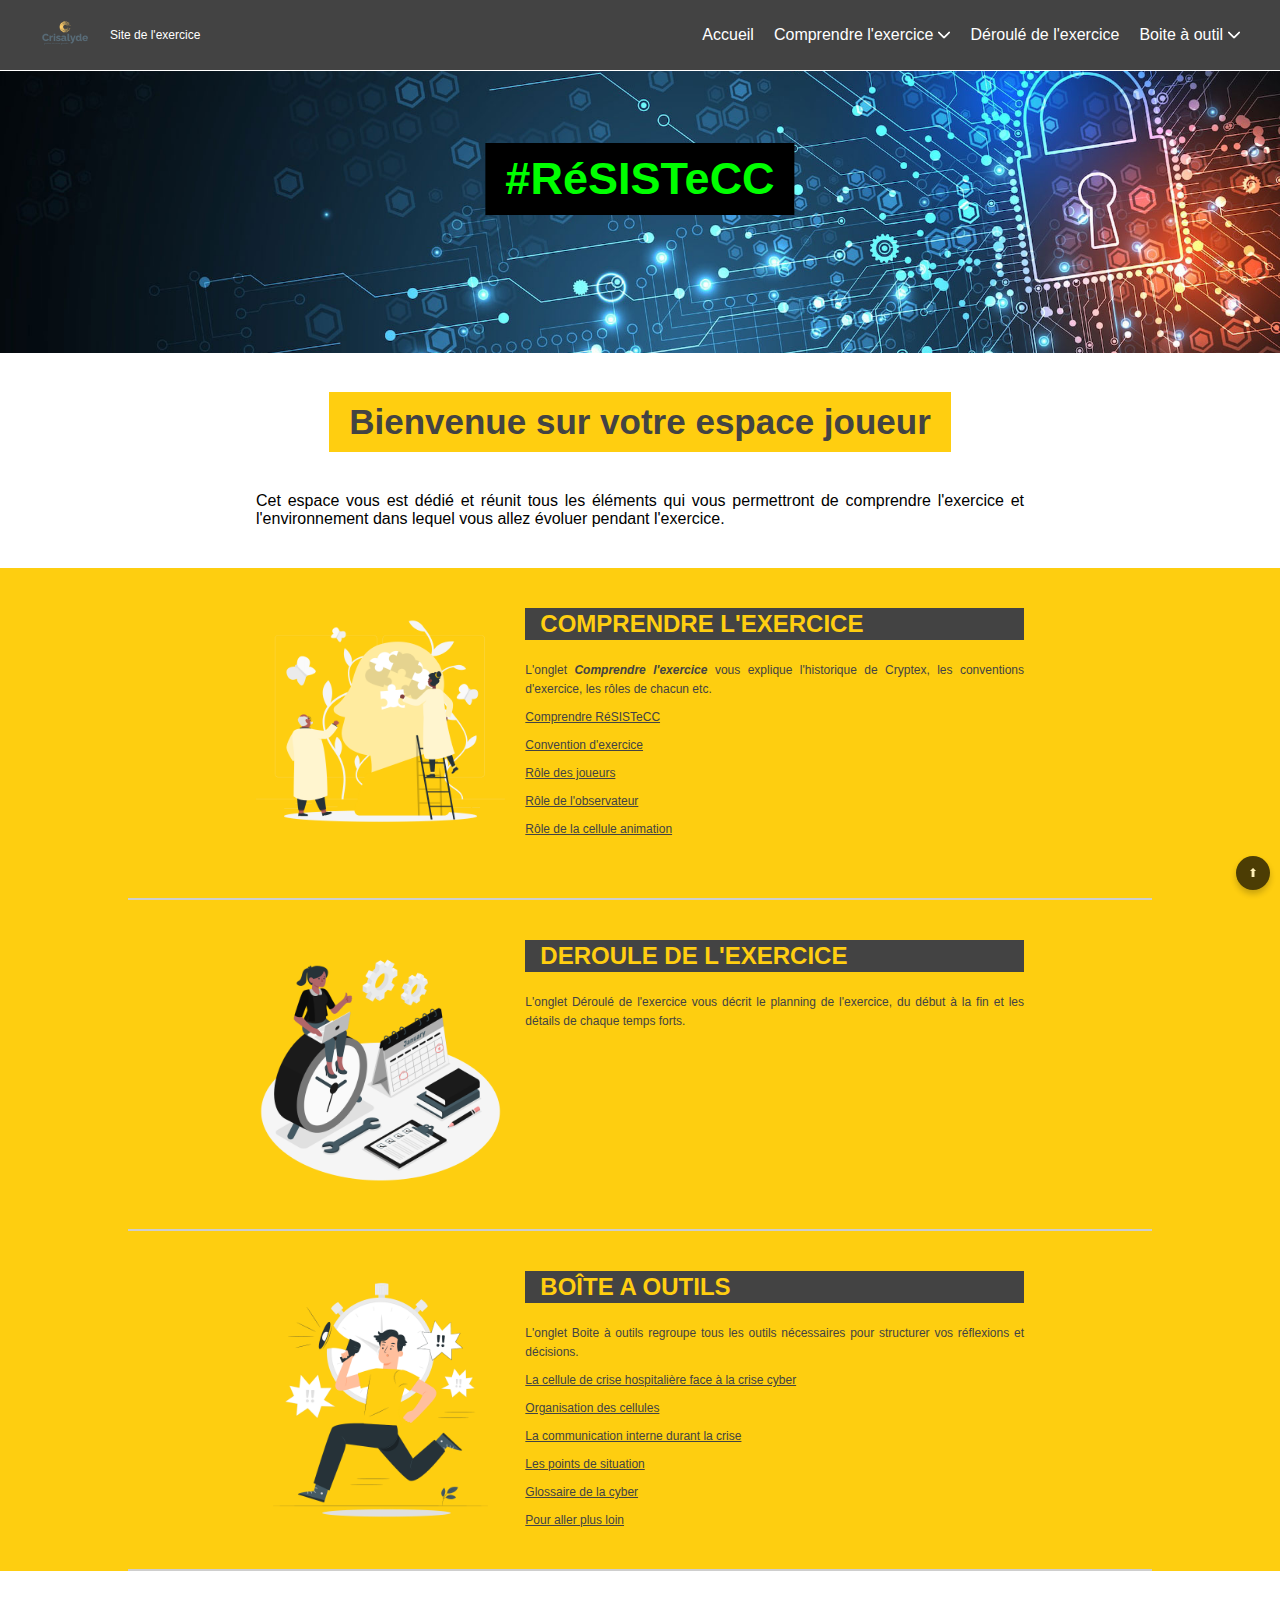
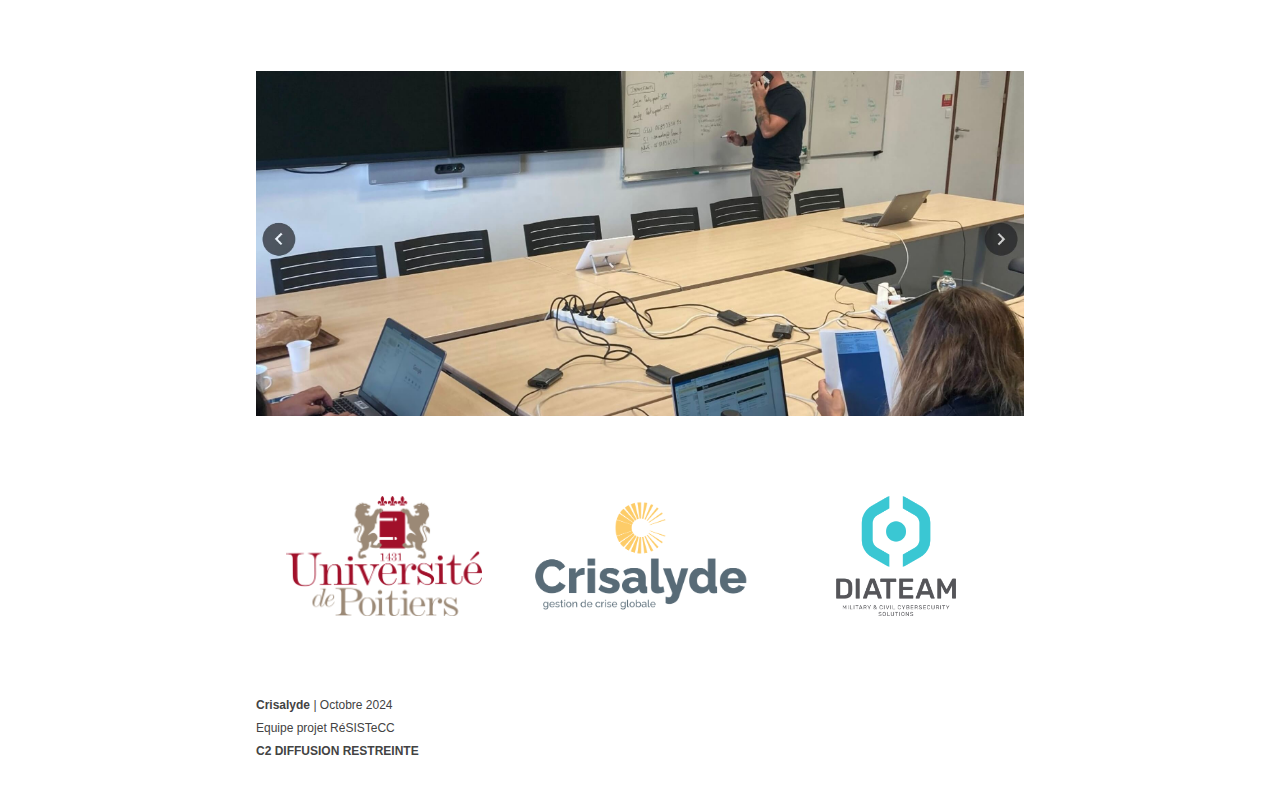
<file: index.html>
<!DOCTYPE html>
<html lang="en">

<head>
    <meta charset="UTF-8">
    <meta name="viewport" content="width=device-width, initial-scale=1.0">
    <title>Document</title>
    <link rel="stylesheet" href="index.css">
    <link rel="stylesheet" href="header.css">
    <link rel="stylesheet" href="drawer.css">
</head>

<body>
    <!-- /////////////////////////////////// HEADER /////////////////////////////////// -->
    <nav id="navbar" class="navbar">
        <div class="navbar-brand">
            <a href="./index.html"><img class="navbar-logo" src="./data/logo2.png" alt="logo"></a>
            <span class="navbar-title">Site de l'exercice</span>
        </div>
        <div class="navbar-links">
            <div class="dropdown-toggle">
                <a class="navbar-link" href="./index.html">Accueil</a>
            </div>
            <div class="dropdown">
                <div class="dropdown-toggle">
                    <div class="navbar-link">Comprendre l'exercice</div>
                    <img class="dropdown-arrow" src="./data/arrow-down.png" alt="arrow-down">
                </div>
                <div class="dropdown-content">
                    <a href="pages/Page1.html">Comprendre lexercice Résistecc</a>
                    <a href="pages/Page2.html">Conventions d'exercice</a>
                    <a href="pages/Page3.html">Rôle des joueurs</a>
                    <a href="pages/Page4.html">Rôle de l'observateur</a>
                    <a href="pages/Page5.html">Rôle de la cellule animation</a>
                    <a href="pages/Page6.html">Weezer pression médiatique</a>
                </div>
            </div>
            <div class="dropdown-toggle">
                <a class="navbar-link" href="pages/Page7.html">Déroulé de l'exercice</a>
            </div>
            <div class="dropdown">
                <div class="dropdown-toggle">

                    <div class="navbar-link">Boite à outil</div>
                    <img class="dropdown-arrow" src="./data/arrow-down.png" alt="arrow-down">
                </div>
                <div class="dropdown-content">
                    <a href="pages/Page8.html">La cellule de crise face à la cyber attaque</a>
                    <a href="pages/Page9.html">Organisation des cellules</a>
                    <a href="pages/Page10.html">La communication interne durant la crise</a>
                    <a href="pages/Page11.html">Les points de situation</a>
                    <a href="pages/Page12.html">Glossaire de la cyber</a>
                    <a href="pages/Page13.html">Pour aller plus loin</a>
                </div>
            </div>
        </div>
    </nav>
    <!-- /////////////////////////////// MENU RESPONSIVE ////////////////////////////// -->
    <button class="burger-button" onclick="toggleDrawer()">☰</button>
    <div class="drawer-background" id="drawer-background" onclick="toggleDrawer()"></div>
    <div class="drawer" id="drawer">
        <button class="close-button" onclick="toggleDrawer()">×</button>
        <nav class="drawer-nav">
            <div class="drawer-brand">
                <a href="index.html"><img class="drawer-logo" src="./data/crisalyde-vertical-white.png" alt="logo"></a>
            </div>
            <div class="drawer-links">
                <div class="drawer-link">
                    <a href="index.html">Accueil</a>
                </div>
                <div class="drawer-dropdown">
                    <div class="drawer-dropdown-toggle" onclick="toggleDropdown(this)">
                        <div class="drawer-link-text">Comprendre l'exercice</div>
                        <img class="drawer-dropdown-arrow" src="./data/arrow-down.png" alt="arrow-down">
                    </div>
                    <div class="drawer-dropdown-content">
                        <a href="./pages/Page1.html">Comprendre lexercice Résistecc</a>
                        <a href="./pages/Page2.html">Conventions d'exercice</a>
                        <a href="./pages/Page3.html">Rôle des joueurs</a>
                        <a href="./pages/Page4.html">Rôle de l'observateur</a>
                        <a href="./pages/Page5.html">Rôle de la cellule animation</a>
                        <a href="./pages/Page6.html">Weezer pression médiatique</a>
                    </div>
                </div>
                <div class="drawer-link">
                    <a href="./pages/Page7.html">Déroulé de l'exercice</a>
                </div>
                <div class="drawer-dropdown">
                    <div class="drawer-dropdown-toggle" onclick="toggleDropdown(this)">
                        <div class="drawer-link-text">Boite à outil</div>
                        <img class="drawer-dropdown-arrow" src="data/arrow-down.png" alt="arrow-down">
                    </div>
                    <div class="drawer-dropdown-content">
                        <a href="./pages/Page8.html">La cellule de crise face à la cyber attaque</a>
                        <a href="./pages/Page9.html">Organisation des cellules</a>
                        <a href="./pages/Page10.html">La communication interne durant la crise</a>
                        <a href="./pages/Page11.html">Les points de situation</a>
                        <a href="./pages/Page12.html">Glossaire de la cyber</a>
                        <a href="./pages/Page13.html">Pour aller plus loin</a>
                    </div>
                </div>
            </div>
        </nav>
    </div>
    <!-- /////////////////////////////////// BANDEAU /////////////////////////////////// -->
    <header class="bandeau-home">
        <img src="data/header.jpg" alt="header">
        <h1 class="title-home">
            #RéSISTeCC
        </h1>
    </header>
    <!-- /////////////////////////////////// SECTION 1 /////////////////////////////////// -->
    <section style="display: flex;flex-direction: column; align-items: center; text-align: center; gap: 40px;">
        <h1 style="background-color: #ffce10;color: #434343;padding: 10px 20px;font-size: 35px;text-align: center;">
            Bienvenue sur votre
            espace joueur</h1>
        <div>Cet espace vous est dédié et réunit tous les éléments qui vous permettront de comprendre l'exercice et
            l'environnement dans lequel vous allez évoluer pendant l'exercice.</div>
    </section>

    <div class="yellow-background">
        <!-- /////////////////////////////////// SECTION 2 /////////////////////////////////// -->
        <section class="section-yellow-one">
            <div style="flex: 1;display: flex;align-items: center;">
                <img style="width: 100%;" src="./data/resisteccImage1.png" alt="resistec">
            </div>
            <div style="flex: 2;">
                <h2 class="title-bg-dark">COMPRENDRE L'EXERCICE</h2>
                <span>L'onglet <strong><i>Comprendre l'exercice</i></strong> vous explique l'historique de Cryptex, les
                    conventions d'exercice,
                    les
                    rôles de chacun etc.</span>
                <span style="display: flex; flex-direction: column;gap: 10px;margin-top: 10px;">
                    <a href="./pages/Page1.html">Comprendre RéSISTeCC</a>
                    <a href="./pages/Page2.html">Convention d'exercice</a>
                    <a href="./pages/Page3.html">Rôle des joueurs</a>
                    <a href="./pages/Page4.html">Rôle de l'observateur</a>
                    <a href="./pages/Page5.html">Rôle de la cellule animation </a>
                </span>
            </div>
        </section>
        <!-- /////////////////////////////////// SECTION 3 /////////////////////////////////// -->
        <section class="section-yellow-one">
            <div class="img-container">
                <img style="width: 100%;" src="./data/resisteccImage2.png" alt="resistec">
            </div>
            <div style="flex: 2;">
                <h2 class="title-bg-dark">DEROULE DE L'EXERCICE</h2>
                <span>L'onglet Déroulé de l'exercice vous décrit le planning de l'exercice, du début à la fin et les
                    détails
                    de chaque temps forts.</span>
            </div>
        </section>

        <!-- /////////////////////////////////// SECTION 4 /////////////////////////////////// -->
        <section class="section-yellow-one">
            <div class="img-container">
                <img style="width: 100%;" src="./data/resisteccImage3.png" alt="resistec">
            </div>
            <div style="flex: 2;">
                <h2 class="title-bg-dark">BOÎTE A OUTILS</h2>
                <span>L'onglet Boite à outils regroupe tous les outils nécessaires pour structurer vos réflexions et
                    décisions.</span>
                <span style="display: flex; flex-direction: column;gap: 10px;margin-top: 10px;">
                    <a href="./pages/Page8.html">La cellule de crise hospitalière face à la crise cyber</a>
                    <a href="./pages/Page9.html">Organisation des cellules</a>
                    <a href="./pages/Page10.html">La communication interne durant la crise</a>
                    <a href="./pages/Page11.html">Les points de situation</a>
                    <a href="./pages/Page12.html">Glossaire de la cyber</a>
                    <a href="./pages/Page13.html">Pour aller plus loin</a>
                </span>
            </div>
        </section>
    </div>

    <!-- /////////////////////////////////// SECTION 4 /////////////////////////////////// -->
    <section style="padding-top: 100px;">
        <div class="slider">
            <div class="slides">
                <img src="./data/slider1.jpg" alt="Image 1">
                <img src="./data/slider2.jpg" alt="Image 2">
                <img src="./data/slider3.jpg" alt="Image 3">
            </div>
            <button class="prev" onclick="moveSlide(-1)">&#10094;</button>
            <button class="next" onclick="moveSlide(1)">&#10095;</button>
        </div>
    </section>
    <!-- /////////////////////////////////// FOOTER /////////////////////////////////// -->
    <footer>
        <section class="logo-section">
            <img style="flex: 1; object-fit: contain;" src="./data/logo1.png" alt="poitiers">
            <img style="flex: 1; object-fit: contain;" src="./data/logo2.png" alt="poitiers">
            <img style="flex: 1; object-fit: contain;" src="./data/logo3.png" alt="poitiers">
        </section>
        <section class="footer">
            <span><strong>Crisalyde </strong>| Octobre 2024</span>
            <span>Equipe projet RéSISTeCC</span>
            <span><strong>C2 DIFFUSION RESTREINTE</strong></span>
        </section>
    </footer>
    <button id="backToTopBtn" onclick="scrollToTop()">⬆</button>
    <script src="script.js"></script>
</body>


</html>
</file>
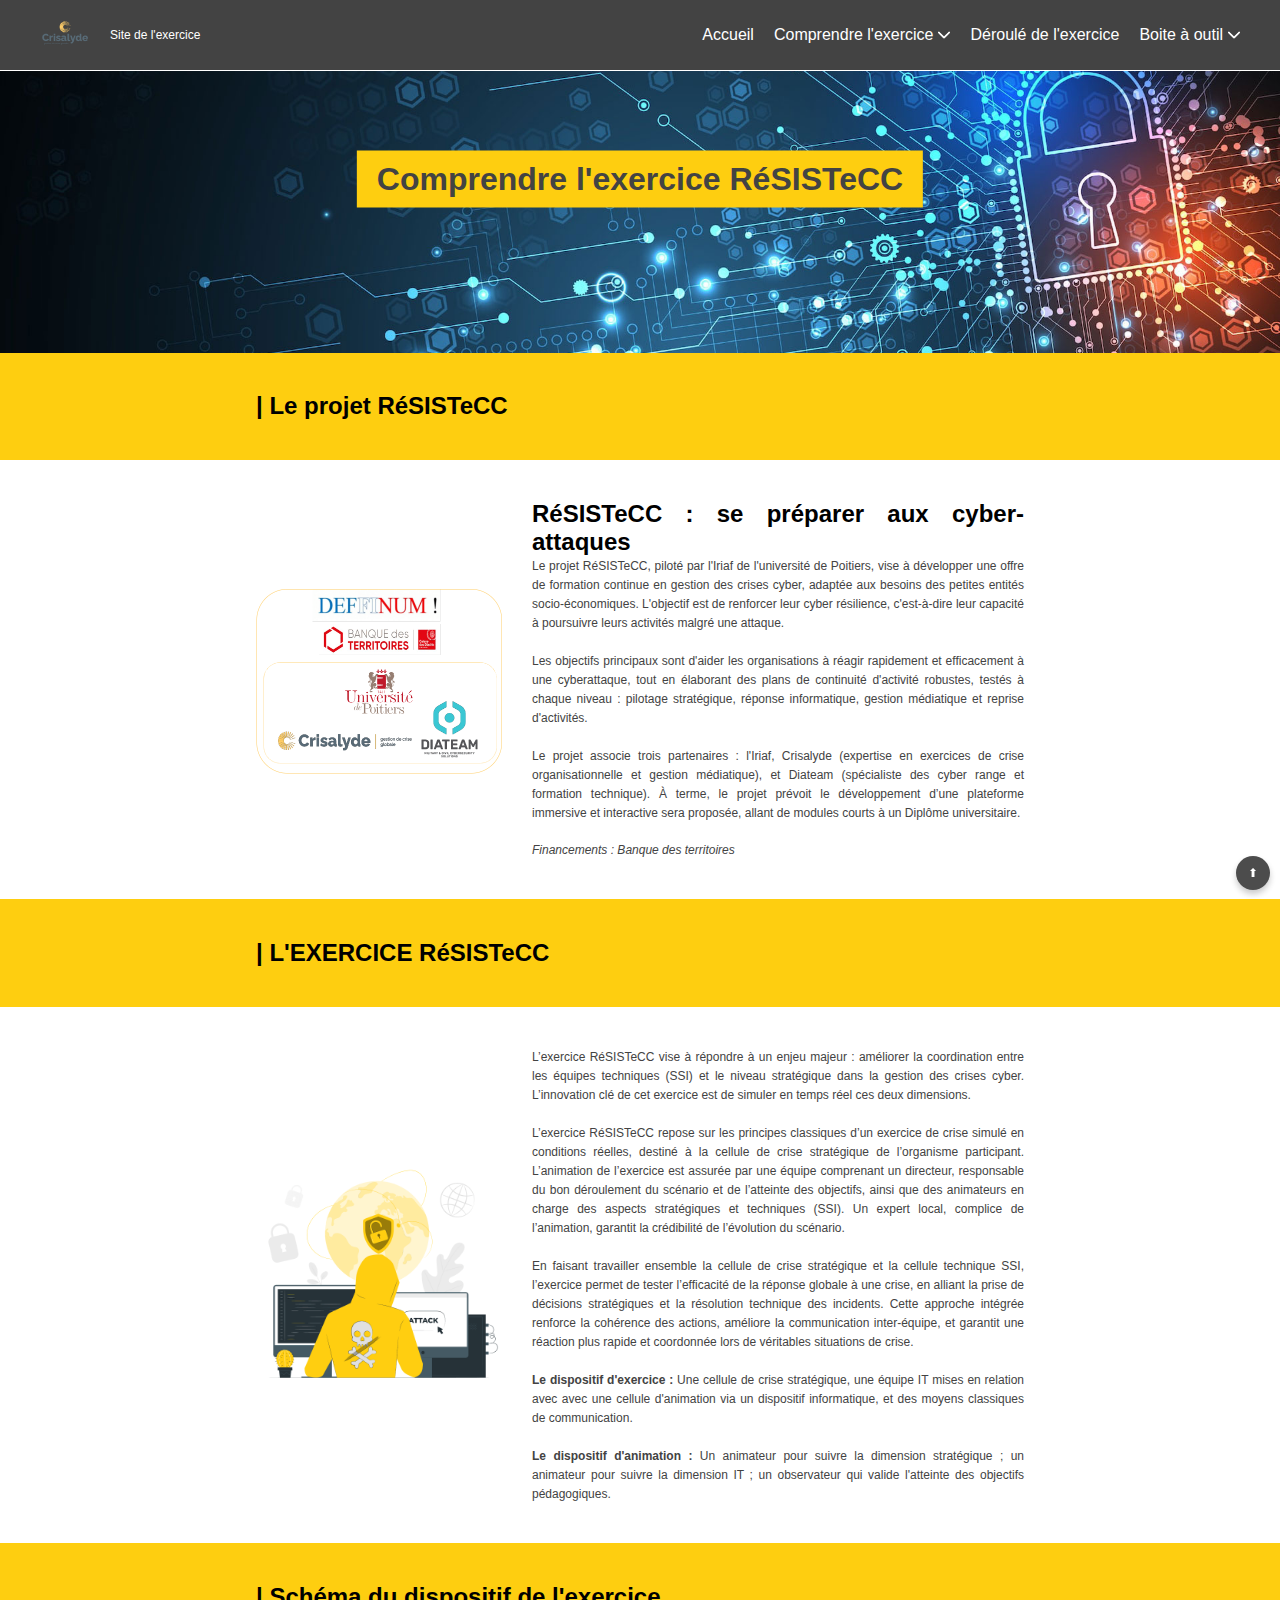
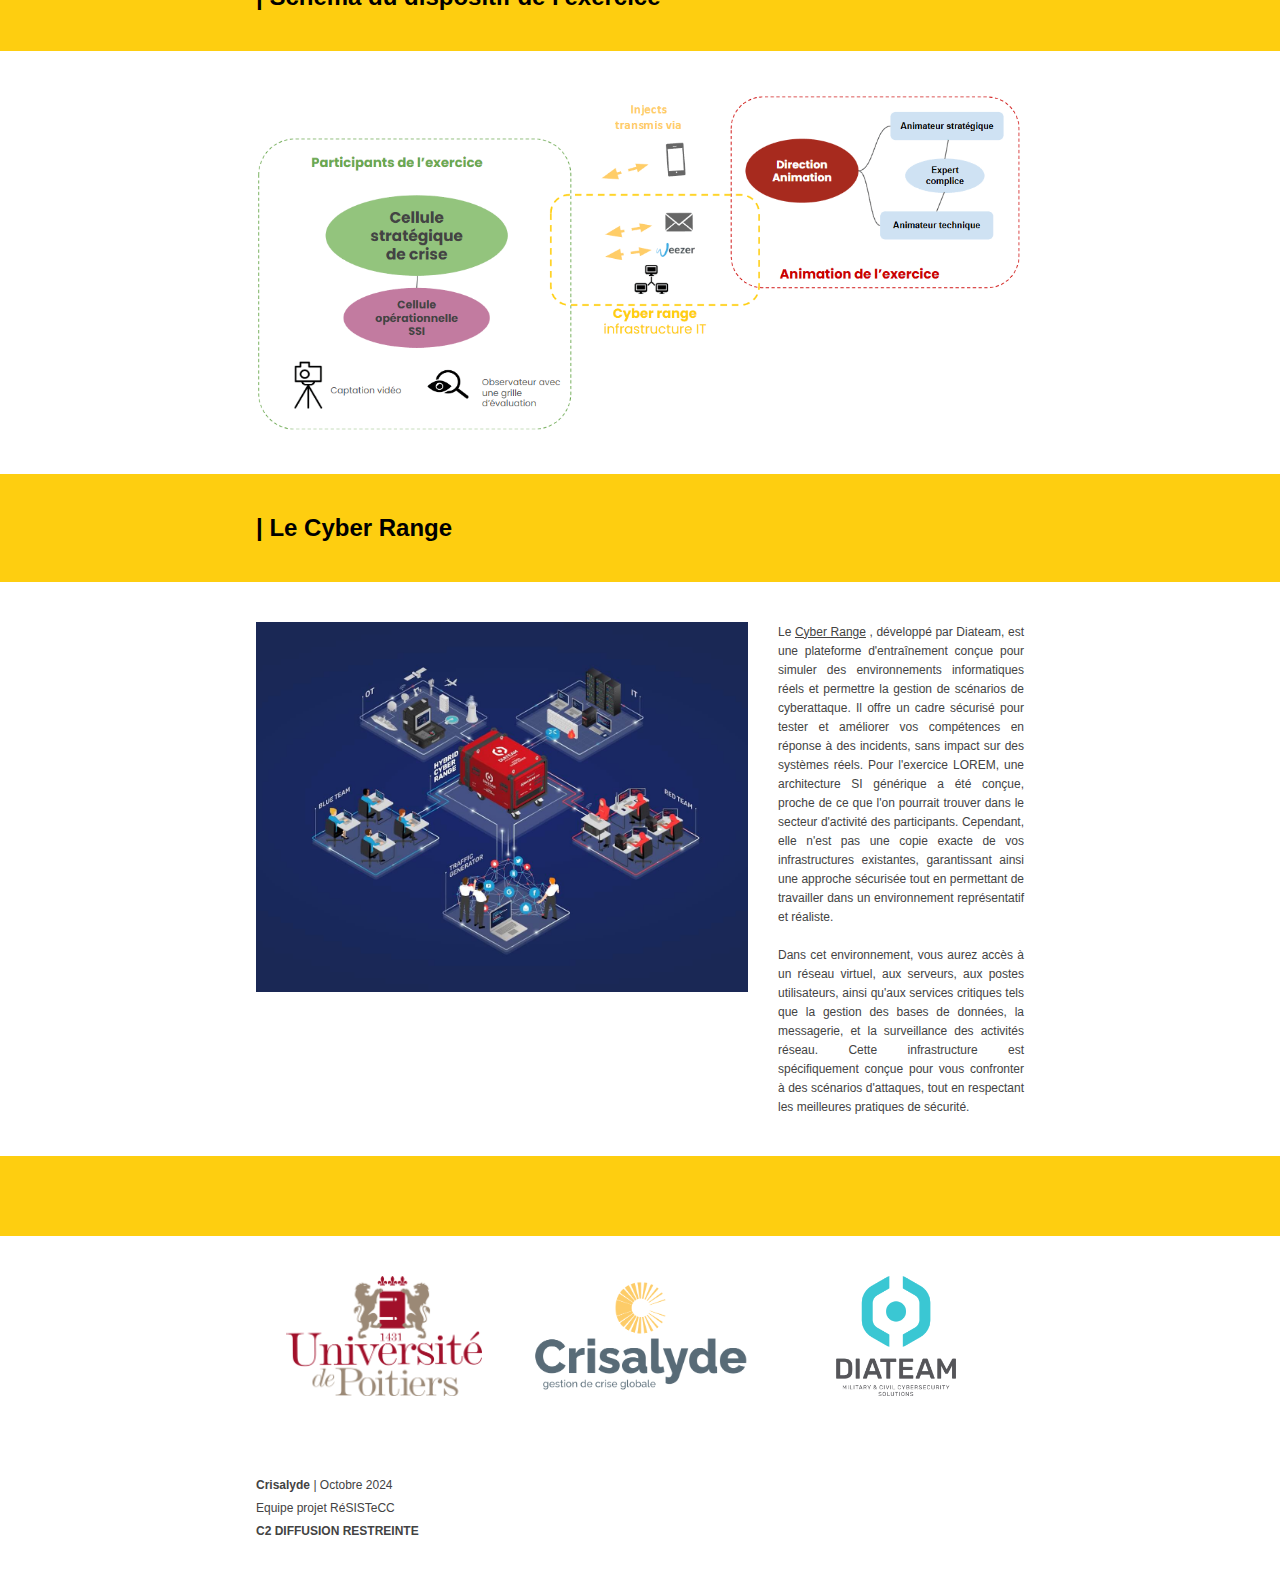
<file: pages/Page1.html>
<!DOCTYPE html>
<html lang="en">

<head>
    <meta charset="UTF-8">
    <meta name="viewport" content="width=device-width, initial-scale=1.0">
    <title>Document</title>
    <link rel="stylesheet" href="./../index.css">
    <link rel="stylesheet" href="./../header.css">
    <link rel="stylesheet" href="./../drawer.css">
</head>

<body>
    <!-- /////////////////////////////////// HEADER /////////////////////////////////// -->
    <nav id="navbar" class="navbar">
        <div class="navbar-brand">
            <a href="./../index.html"><img class="navbar-logo" src="./../data/logo2.png" alt="logo"></a>
            <span class="navbar-title">Site de l'exercice</span>
        </div>
        <div class="navbar-links">
            <div class="dropdown-toggle">
                <a class="navbar-link" href="./../index.html">Accueil</a>
            </div>
            <div class="dropdown">
                <div class="dropdown-toggle">
                    <div class="navbar-link">Comprendre l'exercice</div>
                    <img class="dropdown-arrow" src="./../data/arrow-down.png" alt="arrow-down">
                </div>
                <div class="dropdown-content">
                    <a href="./Page1.html">Comprendre lexercice Résistecc</a>
                    <a href="./Page2.html">Conventions d'exercice</a>
                    <a href="./Page3.html">Rôle des joueurs</a>
                    <a href="./Page4.html">Rôle de l'observateur</a>
                    <a href="./Page5.html">Rôle de la cellule animation</a>
                    <a href="./Page6.html">Weezer pression médiatique</a>
                </div>
            </div>
            <div class="dropdown-toggle">
                <a class="navbar-link" href="./Page7.html">Déroulé de l'exercice</a>
            </div>
            <div class="dropdown">
                <div class="dropdown-toggle">
                    <div class="navbar-link">Boite à outil
                    </div>
                    <img class="dropdown-arrow" src="./../data/arrow-down.png" alt="arrow-down">
                </div>
                <div class="dropdown-content">
                    <a href="./Page8.html">La cellule de crise face à la cyber attaque</a>
                    <a href="./Page9.html">Organisation des cellules</a>
                    <a href="./Page10.html">La communication interne durant la crise</a>
                    <a href="./Page11.html">Les points de situation</a>
                    <a href="./Page12.html">Glossaire de la cyber</a>
                    <a href="./Page13.html">Pour aller plus loin</a>
                </div>
            </div>
        </div>
    </nav>
    <!-- /////////////////////////////// MENU RESPONSIVE ////////////////////////////// -->
    <button class="burger-button" onclick="toggleDrawer()">☰</button>
    <div class="drawer-background" id="drawer-background" onclick="toggleDrawer()"></div>
    <div class="drawer" id="drawer">
        <button class="close-button" onclick="toggleDrawer()">×</button>
        <nav class="drawer-nav">
            <div class="drawer-brand">
                <a href="./../index.html"><img class="drawer-logo" src="./../data/crisalyde-vertical-white.png"
                        alt="logo"></a>
            </div>
            <div class="drawer-links">
                <div class="drawer-link">
                    <a href="./../index.html">Accueil</a>
                </div>
                <div class="drawer-dropdown">
                    <div class="drawer-dropdown-toggle" onclick="toggleDropdown(this)">
                        <div class="drawer-link-text">Comprendre l'exercice</div>
                        <img class="drawer-dropdown-arrow" src="./../data/arrow-down.png" alt="arrow-down">
                    </div>
                    <div class="drawer-dropdown-content">
                        <a href="./Page1.html">Comprendre lexercice Résistecc</a>
                        <a href="./Page2.html">Conventions d'exercice</a>
                        <a href="./Page3.html">Rôle des joueurs</a>
                        <a href="./Page4.html">Rôle de l'observateur</a>
                        <a href="./Page5.html">Rôle de la cellule animation</a>
                        <a href="./Page6.html">Weezer pression médiatique</a>
                    </div>
                </div>
                <div class="drawer-link">
                    <a href="./Page7.html">Déroulé de l'exercice</a>
                </div>
                <div class="drawer-dropdown">
                    <div class="drawer-dropdown-toggle" onclick="toggleDropdown(this)">
                        <div class="drawer-link-text">Boite à outil</div>
                        <img class="drawer-dropdown-arrow" src="./../data/arrow-down.png" alt="arrow-down">
                    </div>
                    <div class="drawer-dropdown-content">
                        <a href="./Page8.html">La cellule de crise face à la cyber attaque</a>
                        <a href="./Page9.html">Organisation des cellules</a>
                        <a href="./Page10.html">La communication interne durant la crise</a>
                        <a href="./Page11.html">Les points de situation</a>
                        <a href="./Page12.html">Glossaire de la cyber</a>
                        <a href="./Page13.html">Pour aller plus loin</a>
                    </div>
                </div>
            </div>
        </nav>
    </div>
    <!-- /////////////////////////////////// BANDEAU /////////////////////////////////// -->
    <header class="bandeau">
        <img src="./../data/header.jpg" alt="header">
        <h1>Comprendre l'exercice RéSISTeCC</h1>
    </header>
    <!-- /////////////////////////////////// SECTION 1 /////////////////////////////////// -->
    <div class="yellow-background">
        <section class="section-yellow-two">
            <h2>| Le projet RéSISTeCC</h2>
        </section>
    </div>
    <!-- /////////////////////////////////// SECTION 2 /////////////////////////////////// -->
    <section class="flex-gap">
        <div class="img-container">
            <img style="width: 100%;" src="./../data/resisteccImage4.png" alt="resistec">
        </div>
        <div style="flex: 2;">
            <h2>RéSISTeCC : se préparer aux cyber-attaques</h2>
            <span>Le projet RéSISTeCC, piloté par l'Iriaf de l'université de Poitiers, vise à développer une offre de
                formation continue en gestion des crises cyber, adaptée aux besoins des petites entités
                socio-économiques. L'objectif est de renforcer leur cyber résilience, c'est-à-dire leur capacité à
                poursuivre leurs activités malgré une attaque. <br> <br>

                Les objectifs principaux sont d'aider les organisations à réagir rapidement et efficacement à une
                cyberattaque, tout en élaborant des plans de continuité d'activité robustes, testés à chaque niveau :
                pilotage stratégique, réponse informatique, gestion médiatique et reprise d'activités.
                <br> <br>
                Le projet associe trois partenaires : l'Iriaf, Crisalyde (expertise en exercices de crise
                organisationnelle et gestion médiatique), et Diateam (spécialiste des cyber range et formation
                technique). À terme, le projet prévoit le développement d’une plateforme immersive et interactive sera
                proposée, allant de modules courts à un Diplôme universitaire.</span>
            <br> <br>
            <span style="font-style: italic;">Financements : Banque des territoires</span>
        </div>
    </section>
    <!-- /////////////////////////////////// SECTION 3 /////////////////////////////////// -->
    <div class="yellow-background">
        <section class="section-yellow-two">
            <h2>| L'EXERCICE RéSISTeCC</h2>
        </section>
    </div>
    <!-- /////////////////////////////////// SECTION 4 /////////////////////////////////// -->
    <section class="flex-gap">
        <div class="img-container">
            <img style="width: 100%;" src="./../data/resisteccImage5.png" alt="resistec">
        </div>
        <div style="flex: 2;">

            <span>L’exercice RéSISTeCC vise à répondre à un enjeu majeur : améliorer la coordination entre les équipes
                techniques (SSI) et le niveau stratégique dans la gestion des crises cyber. L’innovation clé de cet
                exercice est de simuler en temps réel ces deux dimensions.
                <br> <br>
                L’exercice RéSISTeCC repose sur les principes classiques d’un exercice de crise simulé en conditions
                réelles, destiné à la cellule de crise stratégique de l’organisme participant. L’animation de l’exercice
                est assurée par une équipe comprenant un directeur, responsable du bon déroulement du scénario et de
                l’atteinte des objectifs, ainsi que des animateurs en charge des aspects stratégiques et techniques
                (SSI). Un expert local, complice de l’animation, garantit la crédibilité de l’évolution du scénario.
                <br> <br>
                En faisant travailler ensemble la cellule de crise stratégique et la cellule technique SSI, l’exercice
                permet de tester l’efficacité de la réponse globale à une crise, en alliant la prise de décisions
                stratégiques et la résolution technique des incidents. Cette approche intégrée renforce la cohérence des
                actions, améliore la communication inter-équipe, et garantit une réaction plus rapide et coordonnée lors
                de véritables situations de crise.
                <br> <br>
                <strong>Le dispositif d'exercice :</strong> Une cellule de crise stratégique, une équipe IT mises en
                relation avec avec
                une cellule d'animation via un dispositif informatique, et des moyens classiques de communication.
                <br> <br>
                <strong>Le dispositif d'animation :</strong> Un animateur pour suivre la dimension stratégique ; un
                animateur pour suivre
                la dimension IT ; un observateur qui valide l'atteinte des objectifs pédagogiques.</span>
        </div>
    </section>
    <!-- /////////////////////////////////// SECTION 5 /////////////////////////////////// -->
    <div class="yellow-background">
        <section class="section-yellow-two">
            <h2>| Schéma du dispositif de l'exercice</h2>
        </section>
    </div>
    <!-- /////////////////////////////////// SECTION 6 /////////////////////////////////// -->
    <section>
        <img style="width: 100%;" src="./../data/resisteccImage6.png" alt="resistecc">
    </section>
    <!-- /////////////////////////////////// SECTION 7 /////////////////////////////////// -->
    <div class="yellow-background">
        <section class="section-yellow-two">
            <h2>| Le Cyber Range</h2>
        </section>
    </div>
    <!-- /////////////////////////////////// SECTION 8 /////////////////////////////////// -->
    <section class="flex-gap">
        <div style="flex: 2;">
            <img style="width: 100%;" src="./../data/resisteccImage7.jpg" alt="resistec">
        </div>
        <div style="flex: 1;">
            <span>Le
                <a href="https://www.diateam.net/fr/cyber-range-hybride/" target="_blank">Cyber Range</a>
                , développé par Diateam, est une plateforme d'entraînement conçue pour simuler des
                environnements informatiques réels et permettre la gestion de scénarios de cyberattaque. Il offre un
                cadre sécurisé pour tester et améliorer vos compétences en réponse à des incidents, sans impact sur des
                systèmes réels. Pour l'exercice LOREM, une architecture SI générique a été conçue, proche de ce que l'on
                pourrait trouver dans le secteur d'activité des participants. Cependant, elle n'est pas une copie exacte
                de vos infrastructures existantes, garantissant ainsi une approche sécurisée tout en permettant de
                travailler dans un environnement représentatif et réaliste.
                <br> <br>
                Dans cet environnement, vous aurez accès à un réseau virtuel, aux serveurs, aux postes utilisateurs,
                ainsi qu'aux services critiques tels que la gestion des bases de données, la messagerie, et la
                surveillance des activités réseau. Cette infrastructure est spécifiquement conçue pour vous confronter à
                des scénarios d'attaques, tout en respectant les meilleures pratiques de sécurité.</span>
        </div>
    </section>
    <!-- /////////////////////////////////// SECTION 9 /////////////////////////////////// -->
    <div class="yellow-background">
        <section class="section-yellow-two">
        </section>
    </div>
    <!-- /////////////////////////////////// FOOTER /////////////////////////////////// -->
    <footer>
        <section class="logo-section">
            <img style="flex: 1; object-fit: contain;" src="./../data/logo1.png" alt="poitiers">
            <img style="flex: 1; object-fit: contain;" src="./../data/logo2.png" alt="poitiers">
            <img style="flex: 1; object-fit: contain;" src="./../data/logo3.png" alt="poitiers">
        </section>
        <section class="footer">
            <span><strong>Crisalyde </strong>| Octobre 2024</span>
            <span>Equipe projet RéSISTeCC</span>
            <span><strong>C2 DIFFUSION RESTREINTE</strong></span>
        </section>
    </footer>
    <button id="backToTopBtn" onclick="scrollToTop()">⬆</button>
    <script src="./../script.js"></script>
</body>

</html>
</file>
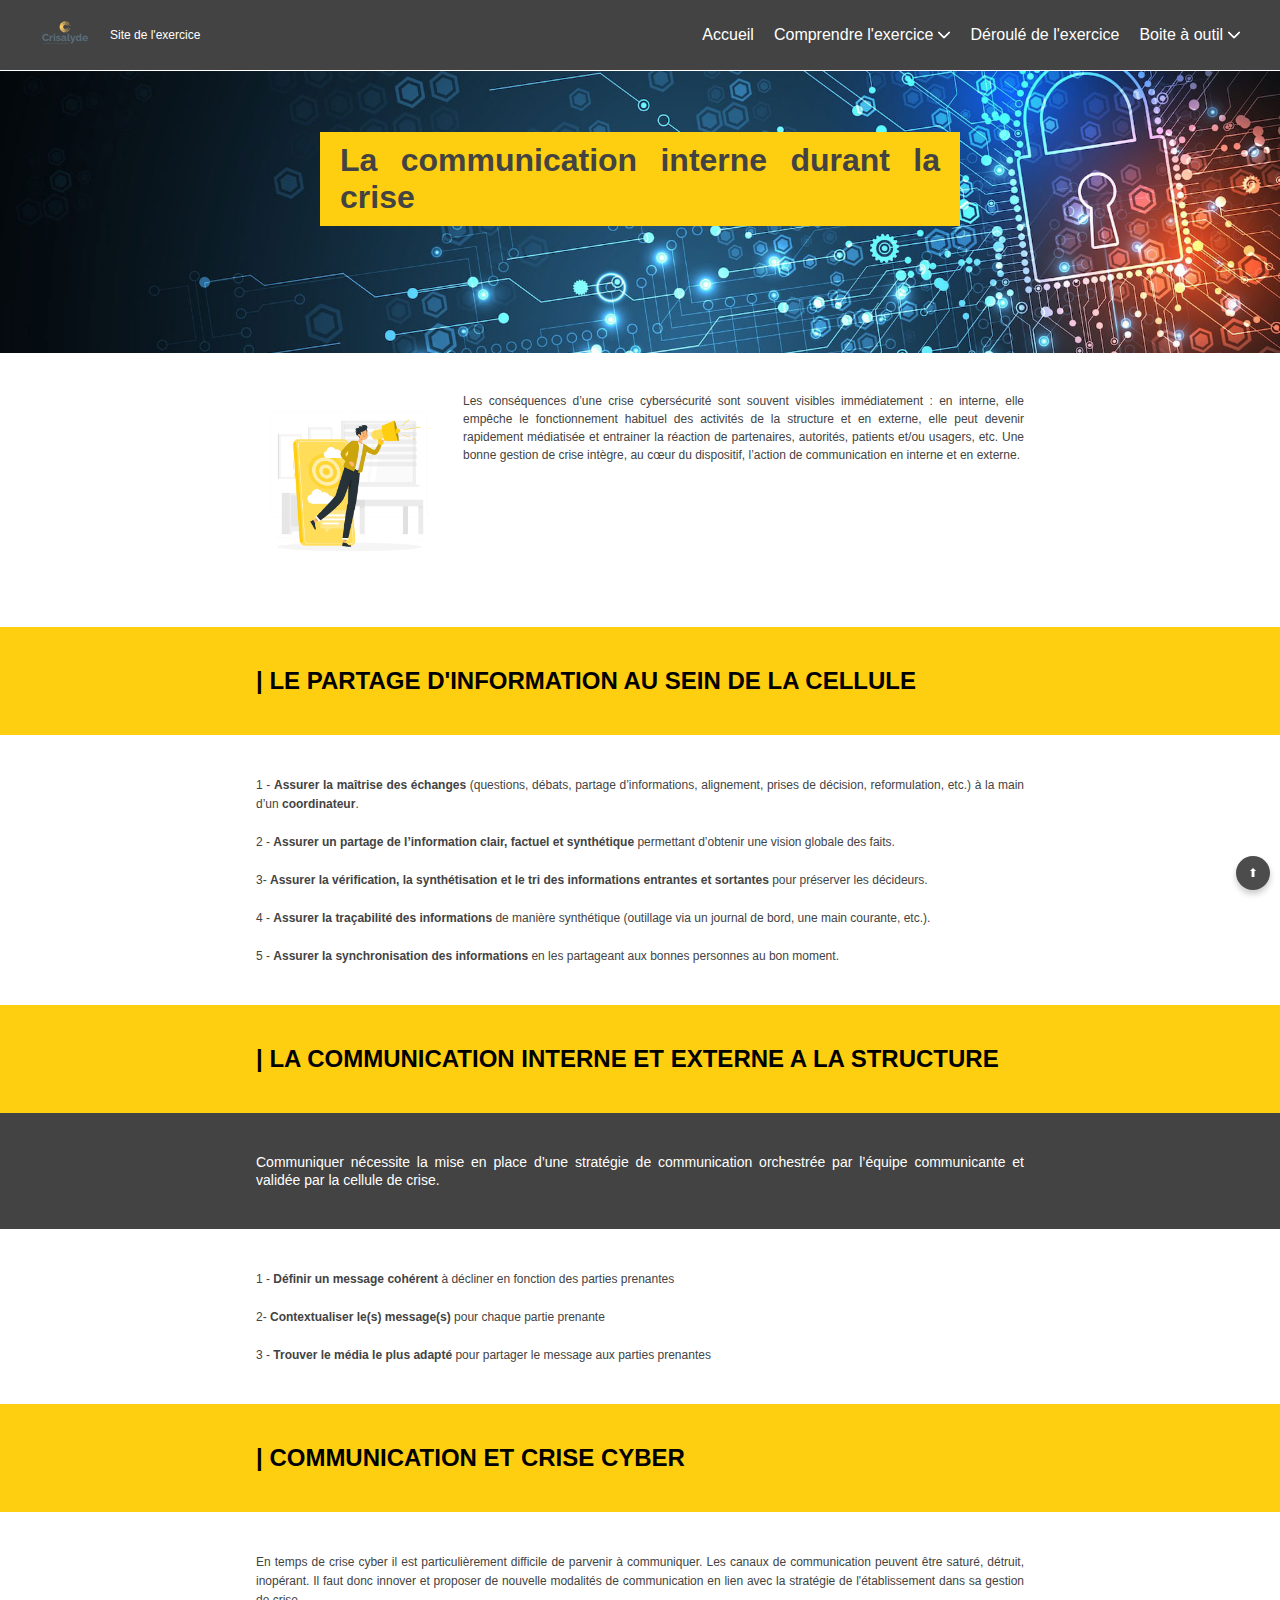
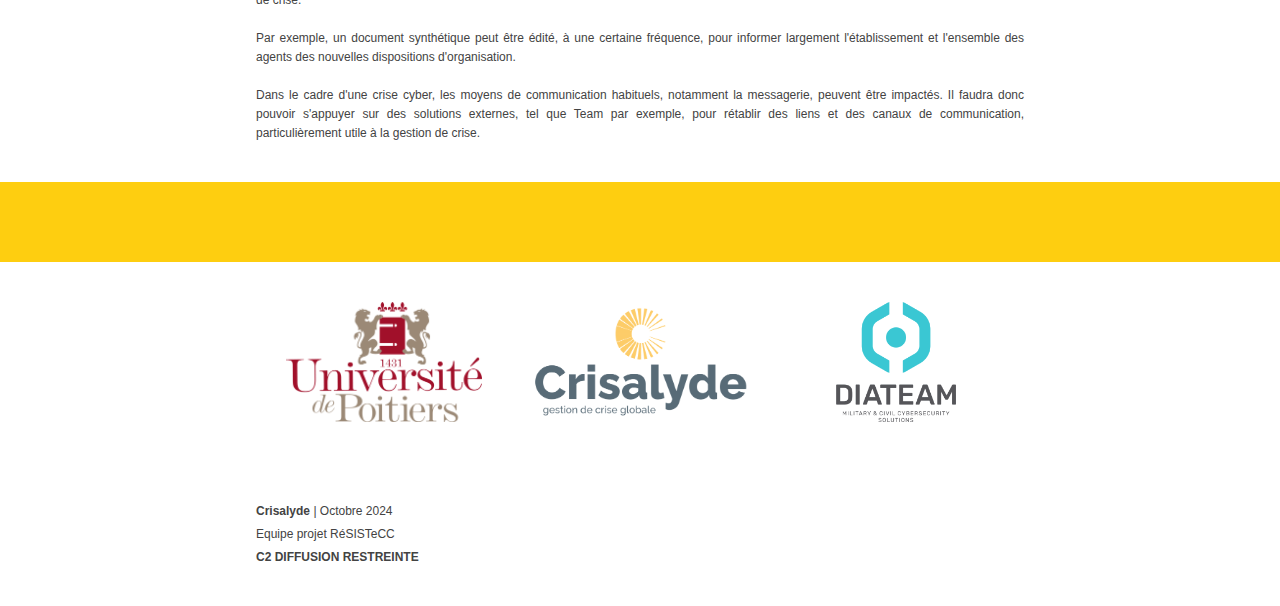
<file: pages/Page10.html>
<!DOCTYPE html>
<html lang="en">

<head>
    <meta charset="UTF-8">
    <meta name="viewport" content="width=device-width, initial-scale=1.0">
    <title>Document</title>
    <link rel="stylesheet" href="./../index.css">
    <link rel="stylesheet" href="./../header.css">
    <link rel="stylesheet" href="./../drawer.css">
</head>

<body>
    <!-- /////////////////////////////////// HEADER /////////////////////////////////// -->
    <nav id="navbar" class="navbar">
        <div class="navbar-brand">
            <a href="./../index.html"><img class="navbar-logo" src="./../data/logo2.png" alt="logo"></a>
            <span class="navbar-title">Site de l'exercice</span>
        </div>
        <div class="navbar-links">
            <div class="dropdown-toggle">
                <a class="navbar-link" href="./../index.html">Accueil</a>
            </div>
            <div class="dropdown">
                <div class="dropdown-toggle">
                    <div class="navbar-link">Comprendre l'exercice</div>
                    <img class="dropdown-arrow" src="./../data/arrow-down.png" alt="arrow-down">
                </div>
                <div class="dropdown-content">
                    <a href="./Page1.html">Comprendre lexercice Résistecc</a>
                    <a href="./Page2.html">Conventions d'exercice</a>
                    <a href="./Page3.html">Rôle des joueurs</a>
                    <a href="./Page4.html">Rôle de l'observateur</a>
                    <a href="./Page5.html">Rôle de la cellule animation</a>
                    <a href="./Page6.html">Weezer pression médiatique</a>
                </div>
            </div>
            <div class="dropdown-toggle">
                <a class="navbar-link" href="./Page7.html">Déroulé de l'exercice</a>
            </div>
            <div class="dropdown">
                <div class="dropdown-toggle">
                    <div class="navbar-link">Boite à outil
                    </div>
                    <img class="dropdown-arrow" src="./../data/arrow-down.png" alt="arrow-down">
                </div>
                <div class="dropdown-content">
                    <a href="./Page8.html">La cellule de crise face à la cyber attaque</a>
                    <a href="./Page9.html">Organisation des cellules</a>
                    <a href="./Page10.html">La communication interne durant la crise</a>
                    <a href="./Page11.html">Les points de situation</a>
                    <a href="./Page12.html">Glossaire de la cyber</a>
                    <a href="./Page13.html">Pour aller plus loin</a>
                </div>
            </div>
        </div>
    </nav>
    <!-- /////////////////////////////// MENU RESPONSIVE ////////////////////////////// -->
    <button class="burger-button" onclick="toggleDrawer()">☰</button>
    <div class="drawer-background" id="drawer-background" onclick="toggleDrawer()"></div>
    <div class="drawer" id="drawer">
        <button class="close-button" onclick="toggleDrawer()">×</button>
        <nav class="drawer-nav">
            <div class="drawer-brand">
                <a href="./../index.html"><img class="drawer-logo" src="./../data/crisalyde-vertical-white.png"
                        alt="logo"></a>
            </div>
            <div class="drawer-links">
                <div class="drawer-link">
                    <a href="./../index.html">Accueil</a>
                </div>
                <div class="drawer-dropdown">
                    <div class="drawer-dropdown-toggle" onclick="toggleDropdown(this)">
                        <div class="drawer-link-text">Comprendre l'exercice</div>
                        <img class="drawer-dropdown-arrow" src="./../data/arrow-down.png" alt="arrow-down">
                    </div>
                    <div class="drawer-dropdown-content">
                        <a href="./Page1.html">Comprendre lexercice Résistecc</a>
                        <a href="./Page2.html">Conventions d'exercice</a>
                        <a href="./Page3.html">Rôle des joueurs</a>
                        <a href="./Page4.html">Rôle de l'observateur</a>
                        <a href="./Page5.html">Rôle de la cellule animation</a>
                        <a href="./Page6.html">Weezer pression médiatique</a>
                    </div>
                </div>
                <div class="drawer-link">
                    <a href="./Page7.html">Déroulé de l'exercice</a>
                </div>
                <div class="drawer-dropdown">
                    <div class="drawer-dropdown-toggle" onclick="toggleDropdown(this)">
                        <div class="drawer-link-text">Boite à outil</div>
                        <img class="drawer-dropdown-arrow" src="./../data/arrow-down.png" alt="arrow-down">
                    </div>
                    <div class="drawer-dropdown-content">
                        <a href="./Page8.html">La cellule de crise face à la cyber attaque</a>
                        <a href="./Page9.html">Organisation des cellules</a>
                        <a href="./Page10.html">La communication interne durant la crise</a>
                        <a href="./Page11.html">Les points de situation</a>
                        <a href="./Page12.html">Glossaire de la cyber</a>
                        <a href="./Page13.html">Pour aller plus loin</a>
                    </div>
                </div>
            </div>
        </nav>
    </div>
    <!-- /////////////////////////////////// BANDEAU /////////////////////////////////// -->
    <header class="bandeau">
        <img src="./../data/header.jpg" alt="header">
        <h1>La communication interne durant la crise</h1>
    </header>
    <!-- /////////////////////////////////// SECTION 1 /////////////////////////////////// -->
    <section>
        <div class="img-txt-container">
            <div class="img-container">
                <img style="width: 100%;" src="./../data/resisteccImage19.png" alt="resistec">
            </div>
            <div style="flex: 3;display: flex;">
                <span>Les conséquences d’une crise cybersécurité sont souvent visibles immédiatement : en interne, elle
                    empêche le fonctionnement habituel des activités de la structure et en externe, elle peut devenir
                    rapidement médiatisée et entrainer la réaction de partenaires, autorités, patients et/ou usagers,
                    etc. Une bonne gestion de crise intègre, au cœur du dispositif, l’action de communication en interne
                    et en externe.
                </span>
            </div>
        </div>
    </section>
    <!-- /////////////////////////////////// SECTION 2 /////////////////////////////////// -->
    <div class="yellow-background">
        <section class="section-yellow-two">
            <h2>| LE PARTAGE D'INFORMATION AU SEIN DE LA CELLULE</h2>
        </section>
    </div>
    <!-- /////////////////////////////////// SECTION 3 /////////////////////////////////// -->
    <section>
        <span>1 - <strong>Assurer la maîtrise des échanges</strong> (questions, débats, partage d’informations,
            alignement, prises de
            décision, reformulation, etc.) à la main d’un <strong>coordinateur</strong>.
            <br> <br>
            2 - <strong>Assurer un partage de l’information clair, factuel et synthétique</strong> permettant d’obtenir
            une vision
            globale des faits.
            <br> <br>
            3- <strong>Assurer la vérification, la synthétisation et le tri des informations entrantes et
                sortantes</strong> pour
            préserver les décideurs.
            <br> <br>
            4 - <strong>Assurer la traçabilité des informations</strong> de manière synthétique (outillage via un
            journal de bord, une
            main courante, etc.).
            <br> <br>
            5 - <strong>Assurer la synchronisation des informations</strong> en les partageant aux bonnes personnes au
            bon moment.
        </span>
    </section>
    <!-- /////////////////////////////////// SECTION 4 /////////////////////////////////// -->
    <div class="yellow-background">
        <section class="section-yellow-two">
            <h2>| LA COMMUNICATION INTERNE ET EXTERNE A LA STRUCTURE</h2>
        </section>
    </div>
    <!-- /////////////////////////////////// SECTION 5 /////////////////////////////////// -->
    <div style="background-color: rgba(67, 67, 67, 1);">
        <section>
            <span style="color: white;text-align: center;font-size: 14px;">Communiquer nécessite la mise en place d’une
                stratégie de
                communication orchestrée
                par l’équipe
                communicante et validée par la cellule de crise. </span>
        </section>
    </div>
    <!-- /////////////////////////////////// SECTION 6 /////////////////////////////////// -->
    <section>
        <span>1 - <strong>Définir un message cohérent</strong> à décliner en fonction des parties prenantes
            <br><br>
            2- <strong>Contextualiser le(s) message(s)</strong> pour chaque partie prenante
            <br><br>
            3 - <strong>Trouver le média le plus adapté</strong> pour partager le message aux parties prenantes
        </span>
    </section>
    <!-- /////////////////////////////////// SECTION 7 /////////////////////////////////// -->
    <div class="yellow-background">
        <section class="section-yellow-two">
            <h2>| COMMUNICATION ET CRISE CYBER</h2>
        </section>
    </div>
    <!-- /////////////////////////////////// SECTION 8 /////////////////////////////////// -->
    <section><span>En temps de crise cyber il est particulièrement difficile de parvenir à communiquer. Les canaux de
            communication peuvent être saturé, détruit, inopérant. Il faut donc innover et proposer de nouvelle
            modalités de communication en lien avec la stratégie de l'établissement dans sa gestion de crise.
            <br><br>
            Par exemple, un document synthétique peut être édité, à une certaine fréquence, pour informer largement
            l'établissement et l'ensemble des agents des nouvelles dispositions d'organisation.
            <br><br>
            Dans le cadre d'une crise cyber, les moyens de communication habituels, notamment la messagerie, peuvent
            être impactés. Il faudra donc pouvoir s'appuyer sur des solutions externes, tel que Team par exemple, pour
            rétablir des liens et des canaux de communication, particulièrement utile à la gestion de crise. </span>
    </section>
    <!-- /////////////////////////////////// SECTION 9 /////////////////////////////////// -->
    <div class="yellow-background">
        <section class="section-yellow-two">
        </section>
    </div>
    <!-- /////////////////////////////////// FOOTER /////////////////////////////////// -->
    <footer>
        <section class="logo-section">
            <img style="flex: 1; object-fit: contain;" src="./../data/logo1.png" alt="poitiers">
            <img style="flex: 1; object-fit: contain;" src="./../data/logo2.png" alt="poitiers">
            <img style="flex: 1; object-fit: contain;" src="./../data/logo3.png" alt="poitiers">
        </section>
        <section class="footer">
            <span><strong>Crisalyde </strong>| Octobre 2024</span>
            <span>Equipe projet RéSISTeCC</span>
            <span><strong>C2 DIFFUSION RESTREINTE</strong></span>
        </section>
    </footer>
    <button id="backToTopBtn" onclick="scrollToTop()">⬆</button>
    <script src="./../script.js"></script>
</body>

</html>
</file>
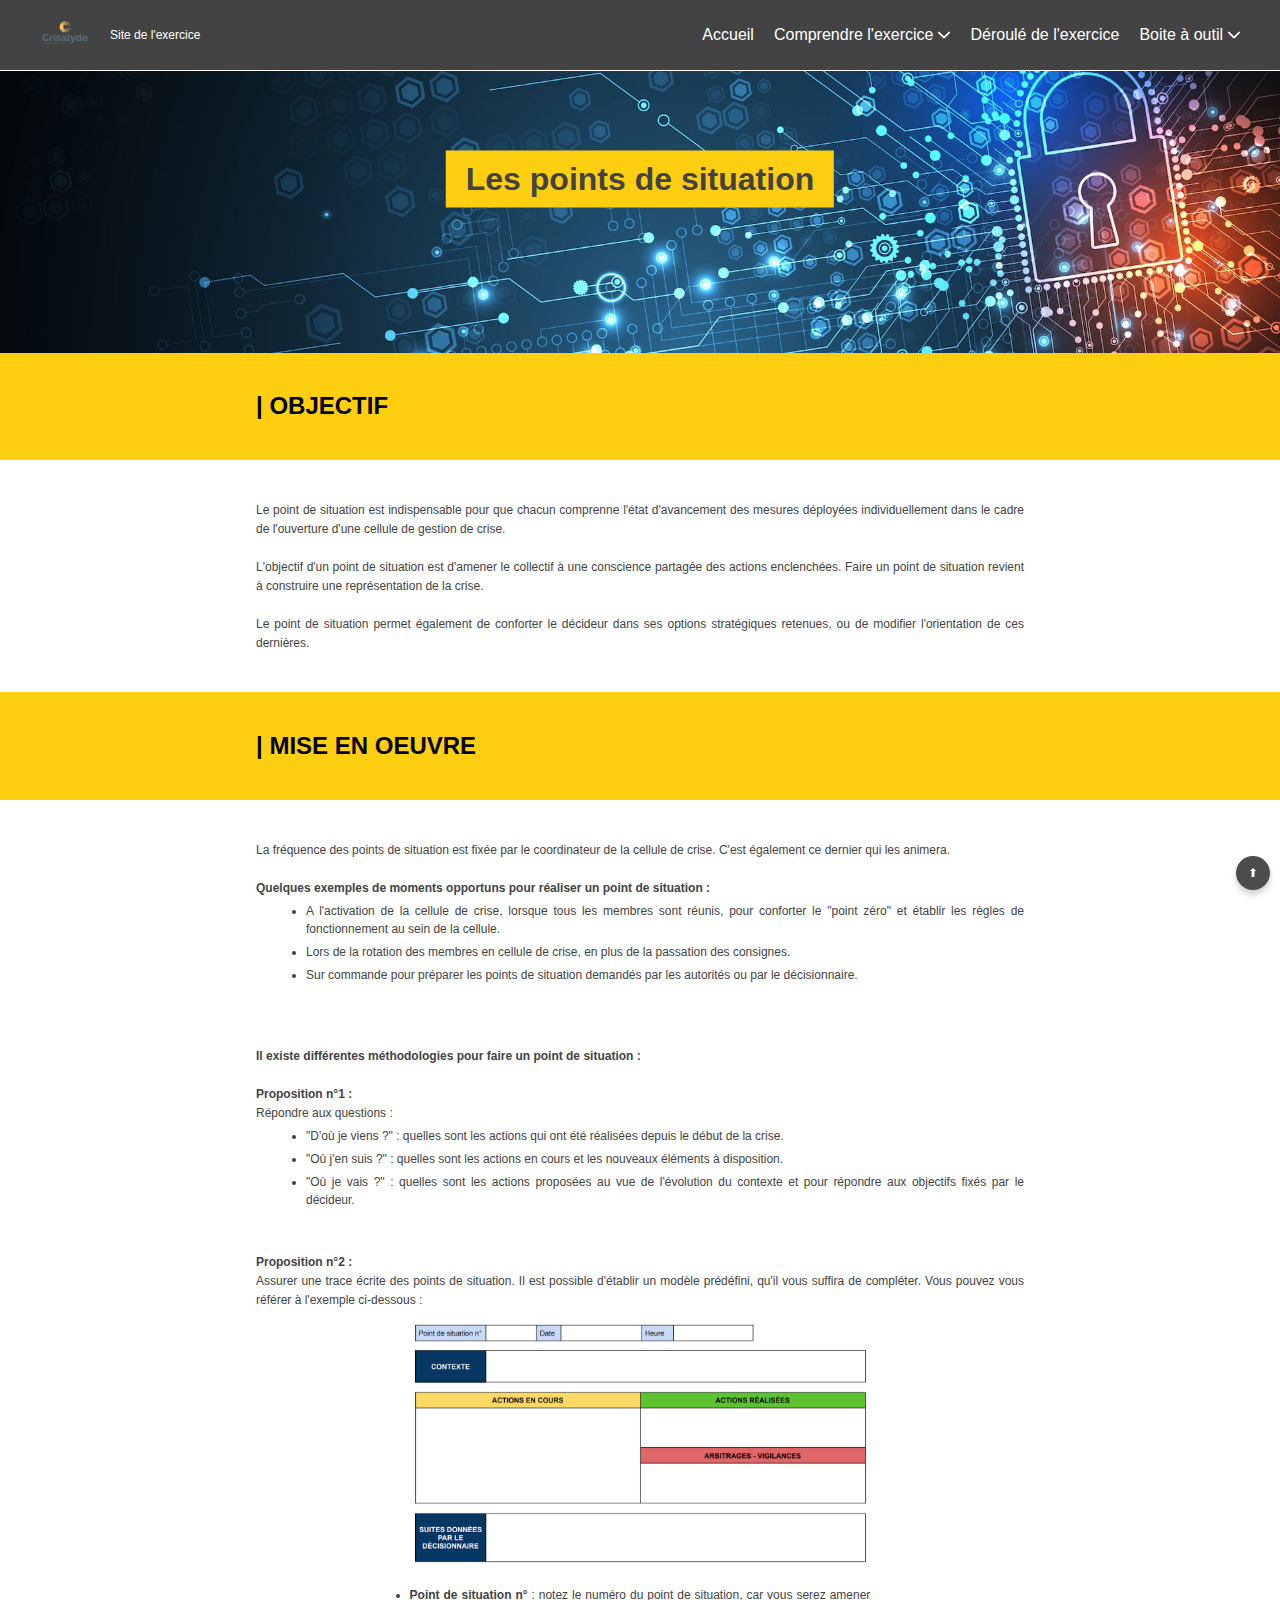
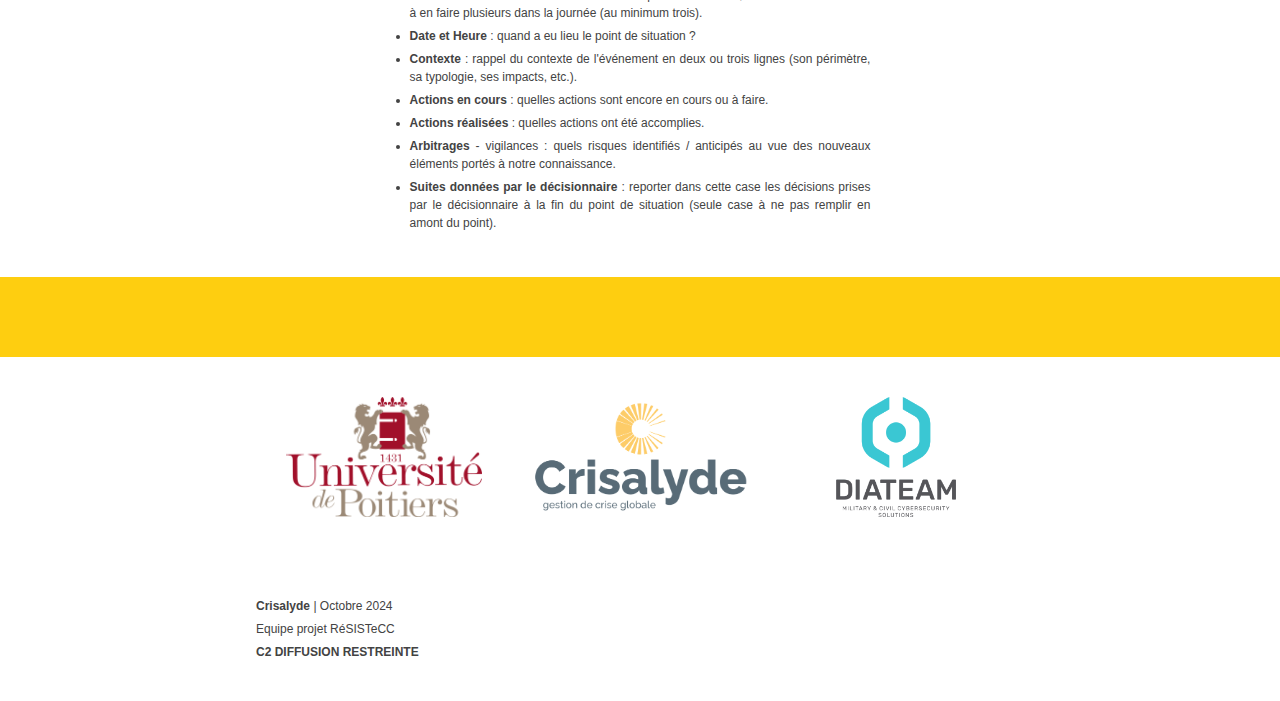
<file: pages/Page11.html>
<!DOCTYPE html>
<html lang="en">

<head>
    <meta charset="UTF-8">
    <meta name="viewport" content="width=device-width, initial-scale=1.0">
    <title>Document</title>
    <link rel="stylesheet" href="./../index.css">
    <link rel="stylesheet" href="./../header.css">
    <link rel="stylesheet" href="./../drawer.css">
</head>

<body>
    <!-- /////////////////////////////////// HEADER /////////////////////////////////// -->
    <nav id="navbar" class="navbar">
        <div class="navbar-brand">
            <a href="./../index.html"><img class="navbar-logo" src="./../data/logo2.png" alt="logo"></a>
            <span class="navbar-title">Site de l'exercice</span>
        </div>
        <div class="navbar-links">
            <div class="dropdown-toggle">
                <a class="navbar-link" href="./../index.html">Accueil</a>
            </div>
            <div class="dropdown">
                <div class="dropdown-toggle">
                    <div class="navbar-link">Comprendre l'exercice</div>
                    <img class="dropdown-arrow" src="./../data/arrow-down.png" alt="arrow-down">
                </div>
                <div class="dropdown-content">
                    <a href="./Page1.html">Comprendre lexercice Résistecc</a>
                    <a href="./Page2.html">Conventions d'exercice</a>
                    <a href="./Page3.html">Rôle des joueurs</a>
                    <a href="./Page4.html">Rôle de l'observateur</a>
                    <a href="./Page5.html">Rôle de la cellule animation</a>
                    <a href="./Page6.html">Weezer pression médiatique</a>
                </div>
            </div>
            <div class="dropdown-toggle">
                <a class="navbar-link" href="./Page7.html">Déroulé de l'exercice</a>
            </div>
            <div class="dropdown">
                <div class="dropdown-toggle">
                    <div class="navbar-link">Boite à outil
                    </div>
                    <img class="dropdown-arrow" src="./../data/arrow-down.png" alt="arrow-down">
                </div>
                <div class="dropdown-content">
                    <a href="./Page8.html">La cellule de crise face à la cyber attaque</a>
                    <a href="./Page9.html">Organisation des cellules</a>
                    <a href="./Page10.html">La communication interne durant la crise</a>
                    <a href="./Page11.html">Les points de situation</a>
                    <a href="./Page12.html">Glossaire de la cyber</a>
                    <a href="./Page13.html">Pour aller plus loin</a>
                </div>
            </div>
        </div>
    </nav>
    <!-- /////////////////////////////// MENU RESPONSIVE ////////////////////////////// -->
    <button class="burger-button" onclick="toggleDrawer()">☰</button>
    <div class="drawer-background" id="drawer-background" onclick="toggleDrawer()"></div>
    <div class="drawer" id="drawer">
        <button class="close-button" onclick="toggleDrawer()">×</button>
        <nav class="drawer-nav">
            <div class="drawer-brand">
                <a href="./../index.html"><img class="drawer-logo" src="./../data/crisalyde-vertical-white.png"
                        alt="logo"></a>
            </div>
            <div class="drawer-links">
                <div class="drawer-link">
                    <a href="./../index.html">Accueil</a>
                </div>
                <div class="drawer-dropdown">
                    <div class="drawer-dropdown-toggle" onclick="toggleDropdown(this)">
                        <div class="drawer-link-text">Comprendre l'exercice</div>
                        <img class="drawer-dropdown-arrow" src="./../data/arrow-down.png" alt="arrow-down">
                    </div>
                    <div class="drawer-dropdown-content">
                        <a href="./Page1.html">Comprendre lexercice Résistecc</a>
                        <a href="./Page2.html">Conventions d'exercice</a>
                        <a href="./Page3.html">Rôle des joueurs</a>
                        <a href="./Page4.html">Rôle de l'observateur</a>
                        <a href="./Page5.html">Rôle de la cellule animation</a>
                        <a href="./Page6.html">Weezer pression médiatique</a>
                    </div>
                </div>
                <div class="drawer-link">
                    <a href="./Page7.html">Déroulé de l'exercice</a>
                </div>
                <div class="drawer-dropdown">
                    <div class="drawer-dropdown-toggle" onclick="toggleDropdown(this)">
                        <div class="drawer-link-text">Boite à outil</div>
                        <img class="drawer-dropdown-arrow" src="./../data/arrow-down.png" alt="arrow-down">
                    </div>
                    <div class="drawer-dropdown-content">
                        <a href="./Page8.html">La cellule de crise face à la cyber attaque</a>
                        <a href="./Page9.html">Organisation des cellules</a>
                        <a href="./Page10.html">La communication interne durant la crise</a>
                        <a href="./Page11.html">Les points de situation</a>
                        <a href="./Page12.html">Glossaire de la cyber</a>
                        <a href="./Page13.html">Pour aller plus loin</a>
                    </div>
                </div>
            </div>
        </nav>
    </div>
    <!-- /////////////////////////////////// BANDEAU /////////////////////////////////// -->
    <header class="bandeau">
        <img src="./../data/header.jpg" alt="header">
        <h1>Les points de situation</h1>
    </header>
    <!-- /////////////////////////////////// SECTION 1 /////////////////////////////////// -->
    <div class="yellow-background">
        <section class="section-yellow-two">
            <h2>| OBJECTIF </h2>
        </section>
    </div>
    <!-- /////////////////////////////////// SECTION 2 /////////////////////////////////// -->
    <section>
        <span>Le point de situation est indispensable pour que chacun comprenne l'état d'avancement des mesures
            déployées individuellement dans le cadre de l'ouverture d'une cellule de gestion de crise.
            <br><br>
            L'objectif d'un point de situation est d'amener le collectif à une conscience partagée des actions
            enclenchées. Faire un point de situation revient à construire une représentation de la crise.
            <br><br>
            Le point de situation permet également de conforter le décideur dans ses options stratégiques retenues, ou
            de modifier l'orientation de ces dernières.</span>
    </section>
    <!-- /////////////////////////////////// SECTION 3 /////////////////////////////////// -->
    <div class="yellow-background">
        <section class="section-yellow-two">
            <h2>| MISE EN OEUVRE</h2>
        </section>
    </div>
    <!-- /////////////////////////////////// SECTION 4 /////////////////////////////////// -->
    <section style="display: flex;flex-direction: column;align-items: center;">
        <div>
            <span>La fréquence des points de situation est fixée par le coordinateur de la cellule de crise. C'est
                également
                ce dernier qui les animera.
                <br><br>
                <strong> Quelques exemples de moments opportuns pour réaliser un point de situation :</strong>
                <br>
                <ul style="margin-left: 50px;">
                    <li style="margin: 5px 0;"> A l'activation de la cellule de crise, lorsque tous les membres sont
                        réunis, pour conforter le
                        "point zéro"
                        et établir les règles de fonctionnement au sein de la cellule.</li>
                    <li style="margin: 5px 0;"> Lors de la rotation des membres en cellule de crise, en plus de la
                        passation des consignes.</li>
                    <li style="margin: 5px 0;">
                        Sur commande pour préparer les points de situation demandés par les autorités ou par le
                        décisionnaire.</li>
                </ul>



                <br><br> <br>
                <strong>Il existe différentes méthodologies pour faire un point de situation :</strong>

                <br><br>
                <strong>Proposition n°1 :</strong>
                <br>
                Répondre aux questions :

                <ul style="margin-left: 50px;">
                    <li style="margin: 5px 0;"> "D'où je viens ?" : quelles sont les actions qui ont été réalisées
                        depuis le
                        début de la crise.</li>
                    <li style="margin: 5px 0;"> "Où j'en suis ?" : quelles sont les actions en cours et les nouveaux
                        éléments à disposition.</li>
                    <li style="margin: 5px 0;">
                        "Où je vais ?" : quelles sont les actions proposées au vue de l'évolution du contexte et pour
                        répondre aux
                        objectifs fixés par le décideur.</li>
                </ul>


                <br><br>
                <strong> Proposition n°2 :</strong>
                <br>
                Assurer une trace écrite des points de situation. Il est possible d'établir un modèle prédéfini, qu'il
                vous
                suffira de compléter. Vous pouvez vous référer à l'exemple ci-dessous :
            </span>
        </div>

        <div class="table-container">
            <img width="100%" style="margin: 10px 0;" src="./../data/resisteccImage20.png" alt="resistecc">
            <span>
                <ul>
                    <li style="margin: 5px 0;"><strong>Point de situation n°</strong> : notez le numéro du point de
                        situation, car vous
                        serez amener à en faire plusieurs dans la journée (au minimum trois).</li>
                    <li style="margin: 5px 0;"> <strong>Date et Heure</strong> : quand a eu lieu le point de situation ?
                    </li>
                    <li style="margin: 5px 0;">
                        <strong>Contexte</strong> : rappel du contexte de l'événement en deux ou trois lignes (son
                        périmètre, sa
                        typologie, ses impacts, etc.).
                    </li>
                    <li style="margin: 5px 0;">
                        <strong>Actions en cours</strong> : quelles actions sont encore en cours ou à faire.
                    </li>
                    <li style="margin: 5px 0;">
                        <strong>Actions réalisées</strong> : quelles actions ont été accomplies.
                    </li>
                    <li style="margin: 5px 0;">
                        <strong>Arbitrages</strong> - vigilances : quels risques identifiés / anticipés au vue des
                        nouveaux éléments portés à notre connaissance.
                    </li>
                    <li style="margin: 5px 0;">
                        <strong>Suites données par le décisionnaire</strong> : reporter dans cette case les décisions
                        prises par le décisionnaire à la fin du point de situation (seule case à ne pas remplir en amont
                        du point).
                    </li>
                </ul>
            </span>
        </div>
    </section>
    <!-- /////////////////////////////////// SECTION 9 /////////////////////////////////// -->
    <div class="yellow-background">
        <section class="section-yellow-two">
        </section>
    </div>
    <!-- /////////////////////////////////// FOOTER /////////////////////////////////// -->
    <footer>
        <section class="logo-section">
            <img style="flex: 1; object-fit: contain;" src="./../data/logo1.png" alt="poitiers">
            <img style="flex: 1; object-fit: contain;" src="./../data/logo2.png" alt="poitiers">
            <img style="flex: 1; object-fit: contain;" src="./../data/logo3.png" alt="poitiers">
        </section>
        <section class="footer">
            <span><strong>Crisalyde </strong>| Octobre 2024</span>
            <span>Equipe projet RéSISTeCC</span>
            <span><strong>C2 DIFFUSION RESTREINTE</strong></span>
        </section>
    </footer>
    <button id="backToTopBtn" onclick="scrollToTop()">⬆</button>
    <script src="./../script.js"></script>
</body>

</html>
</file>
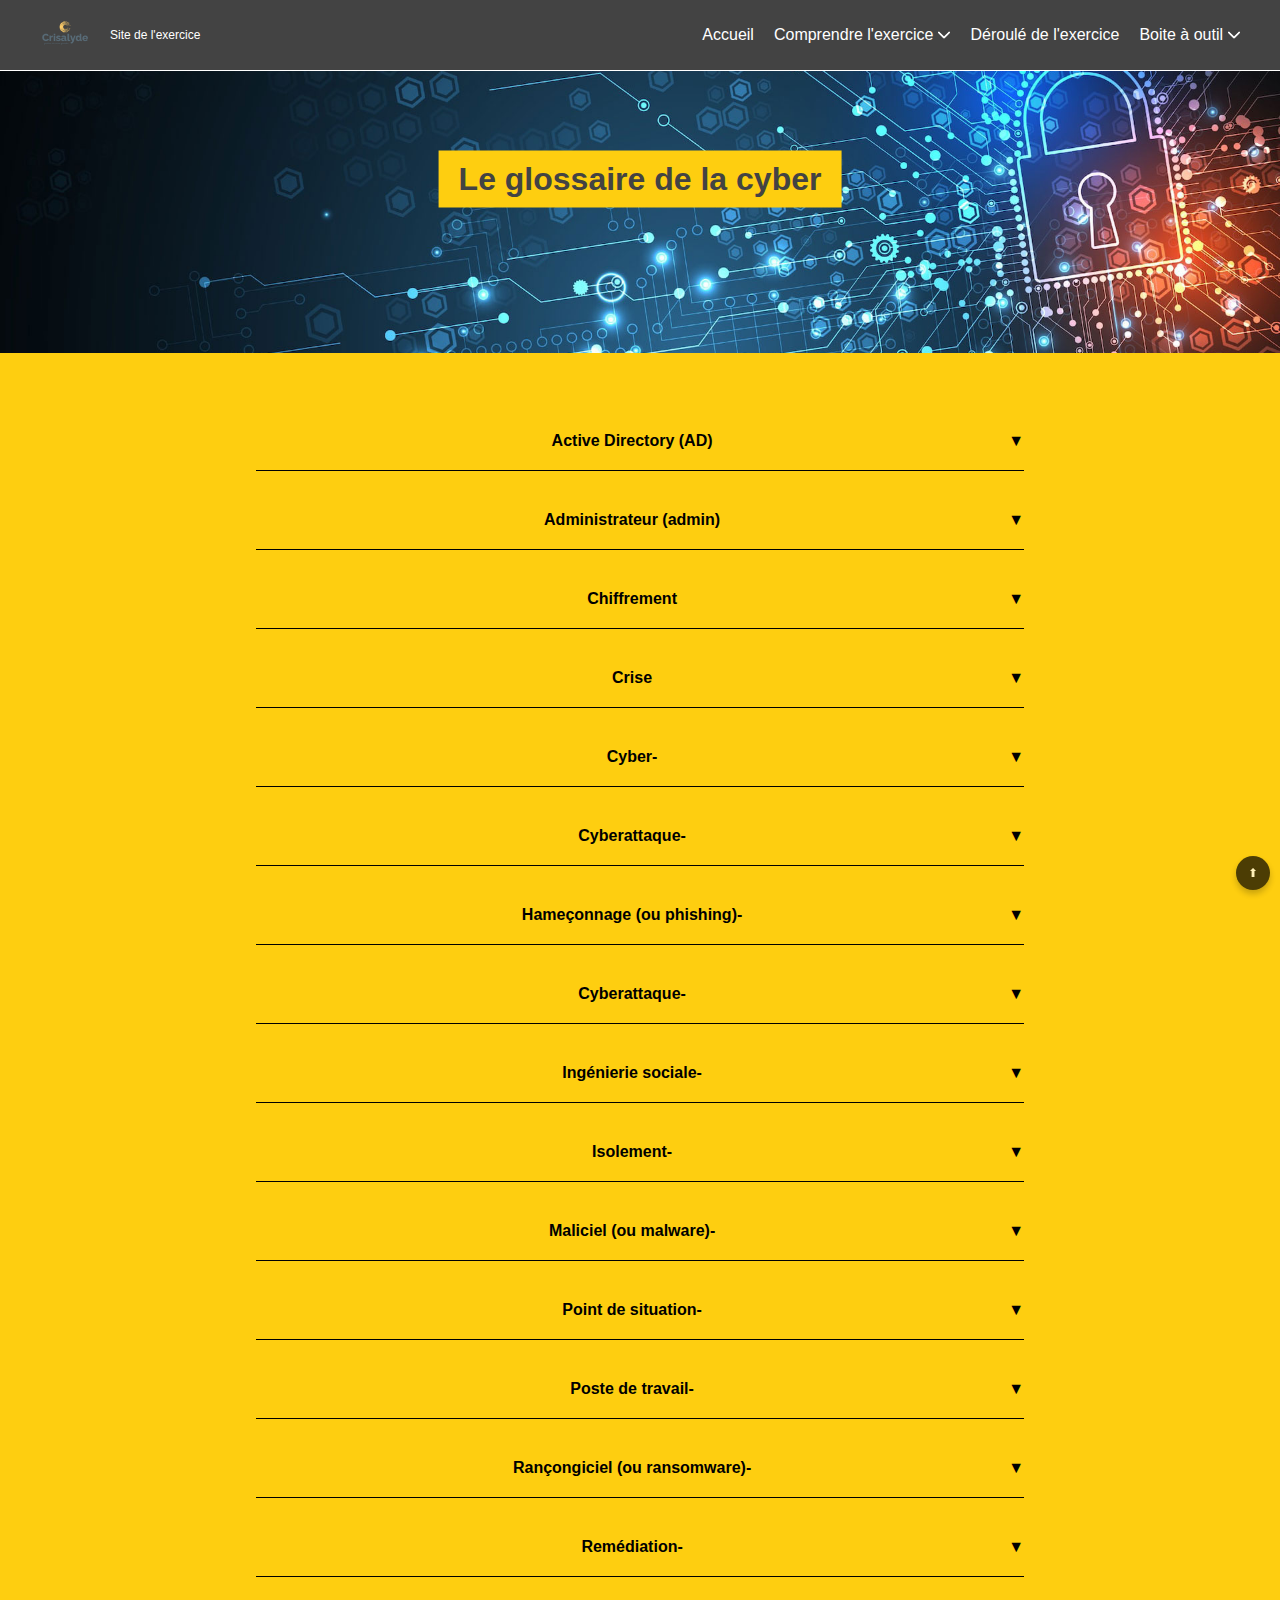
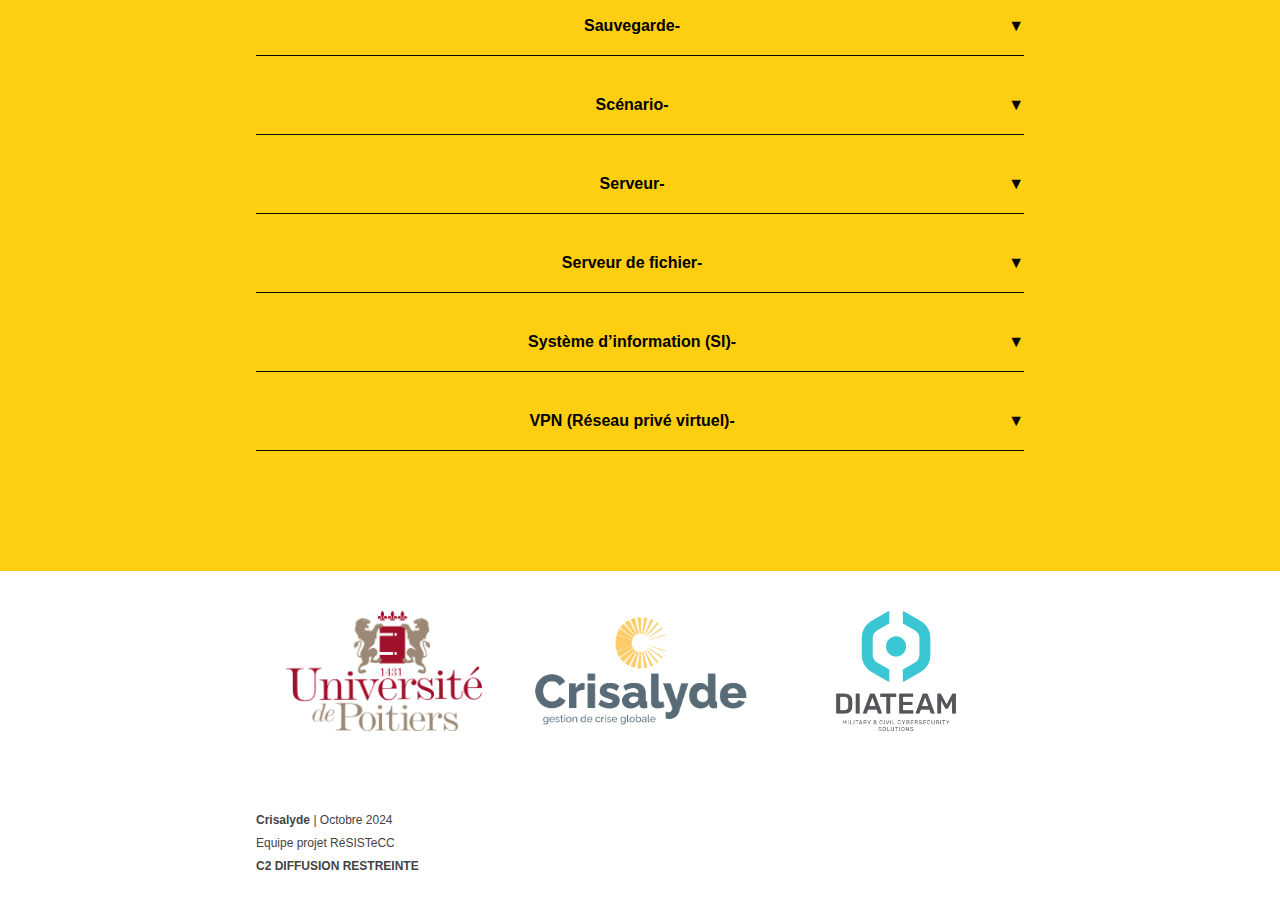
<file: pages/Page12.html>
<!DOCTYPE html>
<html lang="en">

<head>
    <meta charset="UTF-8">
    <meta name="viewport" content="width=device-width, initial-scale=1.0">
    <title>Document</title>
    <link rel="stylesheet" href="./../index.css">
    <link rel="stylesheet" href="./../accordion.css">
    <link rel="stylesheet" href="./../header.css">
    <link rel="stylesheet" href="./../drawer.css">
</head>

<body>
    <!-- /////////////////////////////////// HEADER /////////////////////////////////// -->
    <nav id="navbar" class="navbar">
        <div class="navbar-brand">
            <a href="./../index.html"><img class="navbar-logo" src="./../data/logo2.png" alt="logo"></a>
            <span class="navbar-title">Site de l'exercice</span>
        </div>
        <div class="navbar-links">
            <div class="dropdown-toggle">
                <a class="navbar-link" href="./../index.html">Accueil</a>
            </div>
            <div class="dropdown">
                <div class="dropdown-toggle">
                    <div class="navbar-link">Comprendre l'exercice</div>
                    <img class="dropdown-arrow" src="./../data/arrow-down.png" alt="arrow-down">
                </div>
                <div class="dropdown-content">
                    <a href="./Page1.html">Comprendre lexercice Résistecc</a>
                    <a href="./Page2.html">Conventions d'exercice</a>
                    <a href="./Page3.html">Rôle des joueurs</a>
                    <a href="./Page4.html">Rôle de l'observateur</a>
                    <a href="./Page5.html">Rôle de la cellule animation</a>
                    <a href="./Page6.html">Weezer pression médiatique</a>
                </div>
            </div>
            <div class="dropdown-toggle">
                <a class="navbar-link" href="./Page7.html">Déroulé de l'exercice</a>
            </div>
            <div class="dropdown">
                <div class="dropdown-toggle">
                    <div class="navbar-link">Boite à outil
                    </div>
                    <img class="dropdown-arrow" src="./../data/arrow-down.png" alt="arrow-down">
                </div>
                <div class="dropdown-content">
                    <a href="./Page8.html">La cellule de crise face à la cyber attaque</a>
                    <a href="./Page9.html">Organisation des cellules</a>
                    <a href="./Page10.html">La communication interne durant la crise</a>
                    <a href="./Page11.html">Les points de situation</a>
                    <a href="./Page12.html">Glossaire de la cyber</a>
                    <a href="./Page13.html">Pour aller plus loin</a>
                </div>
            </div>
        </div>
    </nav>
    <!-- /////////////////////////////// MENU RESPONSIVE ////////////////////////////// -->
    <button class="burger-button" onclick="toggleDrawer()">☰</button>
    <div class="drawer-background" id="drawer-background" onclick="toggleDrawer()"></div>
    <div class="drawer" id="drawer">
        <button class="close-button" onclick="toggleDrawer()">×</button>
        <nav class="drawer-nav">
            <div class="drawer-brand">
                <a href="./../index.html"><img class="drawer-logo" src="./../data/crisalyde-vertical-white.png"
                        alt="logo"></a>
            </div>
            <div class="drawer-links">
                <div class="drawer-link">
                    <a href="./../index.html">Accueil</a>
                </div>
                <div class="drawer-dropdown">
                    <div class="drawer-dropdown-toggle" onclick="toggleDropdown(this)">
                        <div class="drawer-link-text">Comprendre l'exercice</div>
                        <img class="drawer-dropdown-arrow" src="./../data/arrow-down.png" alt="arrow-down">
                    </div>
                    <div class="drawer-dropdown-content">
                        <a href="./Page1.html">Comprendre lexercice Résistecc</a>
                        <a href="./Page2.html">Conventions d'exercice</a>
                        <a href="./Page3.html">Rôle des joueurs</a>
                        <a href="./Page4.html">Rôle de l'observateur</a>
                        <a href="./Page5.html">Rôle de la cellule animation</a>
                        <a href="./Page6.html">Weezer pression médiatique</a>
                    </div>
                </div>
                <div class="drawer-link">
                    <a href="./Page7.html">Déroulé de l'exercice</a>
                </div>
                <div class="drawer-dropdown">
                    <div class="drawer-dropdown-toggle" onclick="toggleDropdown(this)">
                        <div class="drawer-link-text">Boite à outil</div>
                        <img class="drawer-dropdown-arrow" src="./../data/arrow-down.png" alt="arrow-down">
                    </div>
                    <div class="drawer-dropdown-content">
                        <a href="./Page8.html">La cellule de crise face à la cyber attaque</a>
                        <a href="./Page9.html">Organisation des cellules</a>
                        <a href="./Page10.html">La communication interne durant la crise</a>
                        <a href="./Page11.html">Les points de situation</a>
                        <a href="./Page12.html">Glossaire de la cyber</a>
                        <a href="./Page13.html">Pour aller plus loin</a>
                    </div>
                </div>
            </div>
        </nav>
    </div>
    <!-- /////////////////////////////////// BANDEAU /////////////////////////////////// -->
    <header class="bandeau">
        <img src="./../data/header.jpg" alt="header">
        <h1>Le glossaire de la cyber</h1>
    </header>
    <!-- /////////////////////////////////// SECTION 1 /////////////////////////////////// -->


    <div style="background-color: #fece10">
        <section style="display:flex;flex-direction: column;">
            <div>
                <div class="accordion" onclick="toggleAccordion(1)">
                    <div class="accordion-title">Active Directory (AD)</div>
                    <div class="arrow">&#9660;</div>
                </div>
                <span class="accordion-content" id="accordion-content-1">
                    Base de données permettant de mettre en lien les utilisateurs du système d'information avec les
                    ressources
                    réseau dont ils ont besoin pour mener à bien leur mission. Cet annuaire contient notamment les
                    utilisateurs
                    et
                    les ordinateurs qui le composent, ainsi que les différentes autorisations d'accès aux ressources.
            </div>
            <div>
                <div class="accordion" onclick="toggleAccordion(2)">
                    <div class="accordion-title">Administrateur (admin)</div>
                    <div class="arrow">&#9660;</div>
                </div>
                <span class="accordion-content" id="accordion-content-2">
                    Administre et assure le fonctionnement et l'exploitation d'un ou plusieurs éléments matériels ou
                    logiciels (outils, réseaux, bases de données, messagerie, ...) de l’organisation. Veille à la
                    cohérence,
                    à l'accessibilité et à la sécurité des informations.
                </span>
            </div>
            <div>
                <div class="accordion" onclick="toggleAccordion(3)">
                    <div class="accordion-title">Chiffrement</div>
                    <div class="arrow">&#9660;</div>
                </div>
                <span class="accordion-content" id="accordion-content-3">
                    Désigne la conversion des données depuis un format lisible dans un format codé. Les données
                    chiffrées ne
                    peuvent être lues ou traitées qu'après leur déchiffrement.
                </span>
            </div>
            <div>
                <div class="accordion" onclick="toggleAccordion(4)">
                    <div class="accordion-title">Crise</div>
                    <div class="arrow">&#9660;</div>
                </div>
                <span class="accordion-content" id="accordion-content-4">
                    Lorsque le répertoire de réponses d'une organisation n'est plus adapté pour faire face à l'événement
                    qui
                    la menace.
                </span>
            </div>
            <div>
                <div class="accordion" onclick="toggleAccordion(5)">
                    <div class="accordion-title">Cyber-</div>
                    <div class="arrow">&#9660;</div>
                </div>
                <span class="accordion-content" id="accordion-content-5">
                    Le préfixe “cyber” est relatif à l'environnement informatique et aux activités rendues possibles par
                    les
                    technologies du numérique et d’Internet.
                </span>
            </div>
            <div>
                <div class="accordion" onclick="toggleAccordion(6)">
                    <div class="accordion-title">Cyberattaque-</div>
                    <div class="arrow">&#9660;</div>
                </div>
                <span class="accordion-content" id="accordion-content-6">
                    Tout acte malveillant portant atteinte à un système d’information, pour des motivations d’ordre
                    politique, économique et/ou personnel.
                </span>
            </div>
            <div>
                <div class="accordion" onclick="toggleAccordion(7)">
                    <div class="accordion-title">Hameçonnage (ou phishing)-</div>
                    <div class="arrow">&#9660;</div>
                </div>
                <span class="accordion-content" id="accordion-content-7">
                    Technique de fraude sur Internet qui consiste à envoyer un message destiné à amener une personne à
                    se
                    connecter sur un site dans le but d'obtenir des renseignements confidentiels (mot de passe,
                    informations
                    bancaires…) afin d'usurper l'identité de la victime.
                </span>
            </div>
            <div>
                <div class="accordion" onclick="toggleAccordion(8)">
                    <div class="accordion-title">Cyberattaque-</div>
                    <div class="arrow">&#9660;</div>
                </div>
                <span class="accordion-content" id="accordion-content-8">
                    Tout acte malveillant portant atteinte à un système d’information, pour des motivations d’ordre
                    politique, économique et/ou personnel.
                </span>
            </div>
            <div>
                <div class="accordion" onclick="toggleAccordion(9)">
                    <div class="accordion-title">Ingénierie sociale-</div>
                    <div class="arrow">&#9660;</div>
                </div>
                <span class="accordion-content" id="accordion-content-9">
                    Méthode qui repose sur l’interaction humaine pour tromper l’utilisateur et contourner les procédures
                    de
                    sécurité afin d’accéder à des informations sensibles, généralement protégées.
                </span>
            </div>
            <div>
                <div class="accordion" onclick="toggleAccordion(10)">
                    <div class="accordion-title">Isolement-</div>
                    <div class="arrow">&#9660;</div>
                </div>
                <span class="accordion-content" id="accordion-content-10">
                    Procédure de cloisonnement ou de déconnexion de systèmes informationnels du réseau Internet ou du
                    réseau
                    Intranet à la suite d’une cyberattaque pour en éviter sa propagation.
                </span>
            </div>
            <div>
                <div class="accordion" onclick="toggleAccordion(11)">
                    <div class="accordion-title">Maliciel (ou malware)-</div>
                    <div class="arrow">&#9660;</div>
                </div>
                <span class="accordion-content" id="accordion-content-11">
                    Type de logiciel malveillant dans lequel n’importe quel fichier ou programme peut être utilisé pour
                    porter préjudice à l’utilisateur d’un ordinateur, que ce soit par un vers, un virus, un cheval de
                    Troie
                    ou un logiciel espion.
                </span>
            </div>
            <div>
                <div class="accordion" onclick="toggleAccordion(12)">
                    <div class="accordion-title">Point de situation-</div>
                    <div class="arrow">&#9660;</div>
                </div>
                <span class="accordion-content" id="accordion-content-12">
                    Prend la forme d’une synthèse écrite et/ou orale visant à informer les parties prenantes et les
                    décideurs sur l’état de compréhension d’un incident, de ses impacts et de l’avancée des opérations
                    de
                    remédiation.
                </span>
            </div>
            <div>
                <div class="accordion" onclick="toggleAccordion(13)">
                    <div class="accordion-title">Poste de travail-</div>
                    <div class="arrow">&#9660;</div>
                </div>
                <span class="accordion-content" id="accordion-content-13">
                    Terminal (ordinateur, tablette, etc.) d'accès au système d'information de l'organisation. Il permet
                    à un
                    utilisateur d'accéder aux ressources d'une organisation (applications, périphériques, réseaux) pour
                    accomplir les tâches qu'il lui incombe.
                </span>
            </div>
            <div>
                <div class="accordion" onclick="toggleAccordion(14)">
                    <div class="accordion-title">Rançongiciel (ou ransomware)-</div>
                    <div class="arrow">&#9660;</div>
                </div>
                <span class="accordion-content" id="accordion-content-14">
                    Contraction des mots "rançon" et "logiciel", un rançongiciel est par définition un programme
                    malveillant
                    dont le but est d’obtenir de la victime le paiement d’une rançon. Pour y parvenir, le rançongiciel
                    empêche l’utilisateur d’accéder à ses données en les chiffrant, puis lui indique les instructions
                    utiles
                    au paiement de la rançon en échange de la restitution de ses données.
                </span>
            </div>
            <div>
                <div class="accordion" onclick="toggleAccordion(15)">
                    <div class="accordion-title">Remédiation-</div>
                    <div class="arrow">&#9660;</div>
                </div>
                <span class="accordion-content" id="accordion-content-15">
                    Processus de limitation des effets de l’incident sur les SI.
                </span>
            </div>
            <div>
                <div class="accordion" onclick="toggleAccordion(16)">
                    <div class="accordion-title">Sauvegarde-</div>
                    <div class="arrow">&#9660;</div>
                </div>
                <span class="accordion-content" id="accordion-content-16">
                    Opération qui consiste à dupliquer les données contenues dans un système informatique sur un support
                    indépendant. Elle a pour but de mettre en sécurité des informations et de pallier les potentielles
                    pannes matérielles, infections par un logiciel malveillant, ou encore suppression volontaire ou
                    fortuite
                    de données.
                </span>
            </div>
            <div>
                <div class="accordion" onclick="toggleAccordion(17)">
                    <div class="accordion-title">Scénario-</div>
                    <div class="arrow">&#9660;</div>
                </div>
                <span class="accordion-content" id="accordion-content-17">
                    Raconte l’histoire de l’exercice de manière littéraire, constitue une description de l’ensemble de
                    la
                    situation de crise qui touche les différents sites participants à l'exercice.
                </span>
            </div>
            <div>
                <div class="accordion" onclick="toggleAccordion(18)">
                    <div class="accordion-title">Serveur-</div>
                    <div class="arrow">&#9660;</div>
                </div>
                <span class="accordion-content" id="accordion-content-18">
                    Désigne le rôle joué par un appareil matériel destiné à offrir des services à des clients en réseau
                    Internet ou intranet.
                </span>
            </div>
            <div>
                <div class="accordion" onclick="toggleAccordion(19)">
                    <div class="accordion-title">Serveur de fichier-</div>
                    <div class="arrow">&#9660;</div>
                </div>
                <span class="accordion-content" id="accordion-content-19">
                    Serveur utilisé pour le stockage et la gestion des fichiers et des dossiers utilisateurs qui sont
                    généralement partagés dans des bases de données.
                </span>
            </div>
            <div>
                <div class="accordion" onclick="toggleAccordion(20)">
                    <div class="accordion-title">Système d’information (SI)-</div>
                    <div class="arrow">&#9660;</div>
                </div>
                <span class="accordion-content" id="accordion-content-20">
                    Elément central d’une organisation. Il permet aux différents acteurs de véhiculer des informations
                    et de
                    communiquer grâce à un ensemble de ressources matérielles, humaines et logicielles. Un SI permet de
                    créer, collecter, stocker, traiter, modifier des informations sous divers formats.
                </span>
            </div>
            <div>
                <div class="accordion" onclick="toggleAccordion(21)">
                    <div class="accordion-title">VPN (Réseau privé virtuel)-</div>
                    <div class="arrow">&#9660;</div>
                </div>
                <span class="accordion-content" id="accordion-content-21">
                    Logiciel permettant d'établir une connexion chiffrée et sécurisée entre un ordinateur et Internet.
                </span>
            </div>


        </section>
    </div>

    <!-- /////////////////////////////////// SECTION 9 /////////////////////////////////// -->
    <div class="yellow-background">
        <section class="section-yellow-two">
        </section>
    </div>
    <!-- /////////////////////////////////// FOOTER /////////////////////////////////// -->
    <footer>
        <section class="logo-section">
            <img style="flex: 1; object-fit: contain;" src="./../data/logo1.png" alt="poitiers">
            <img style="flex: 1; object-fit: contain;" src="./../data/logo2.png" alt="poitiers">
            <img style="flex: 1; object-fit: contain;" src="./../data/logo3.png" alt="poitiers">
        </section>
        <section class="footer">
            <span><strong>Crisalyde </strong>| Octobre 2024</span>
            <span>Equipe projet RéSISTeCC</span>
            <span><strong>C2 DIFFUSION RESTREINTE</strong></span>
        </section>
    </footer>
    <button id="backToTopBtn" onclick="scrollToTop()">⬆</button>
    <script src="./../script.js"></script>
</body>

</html>
</file>
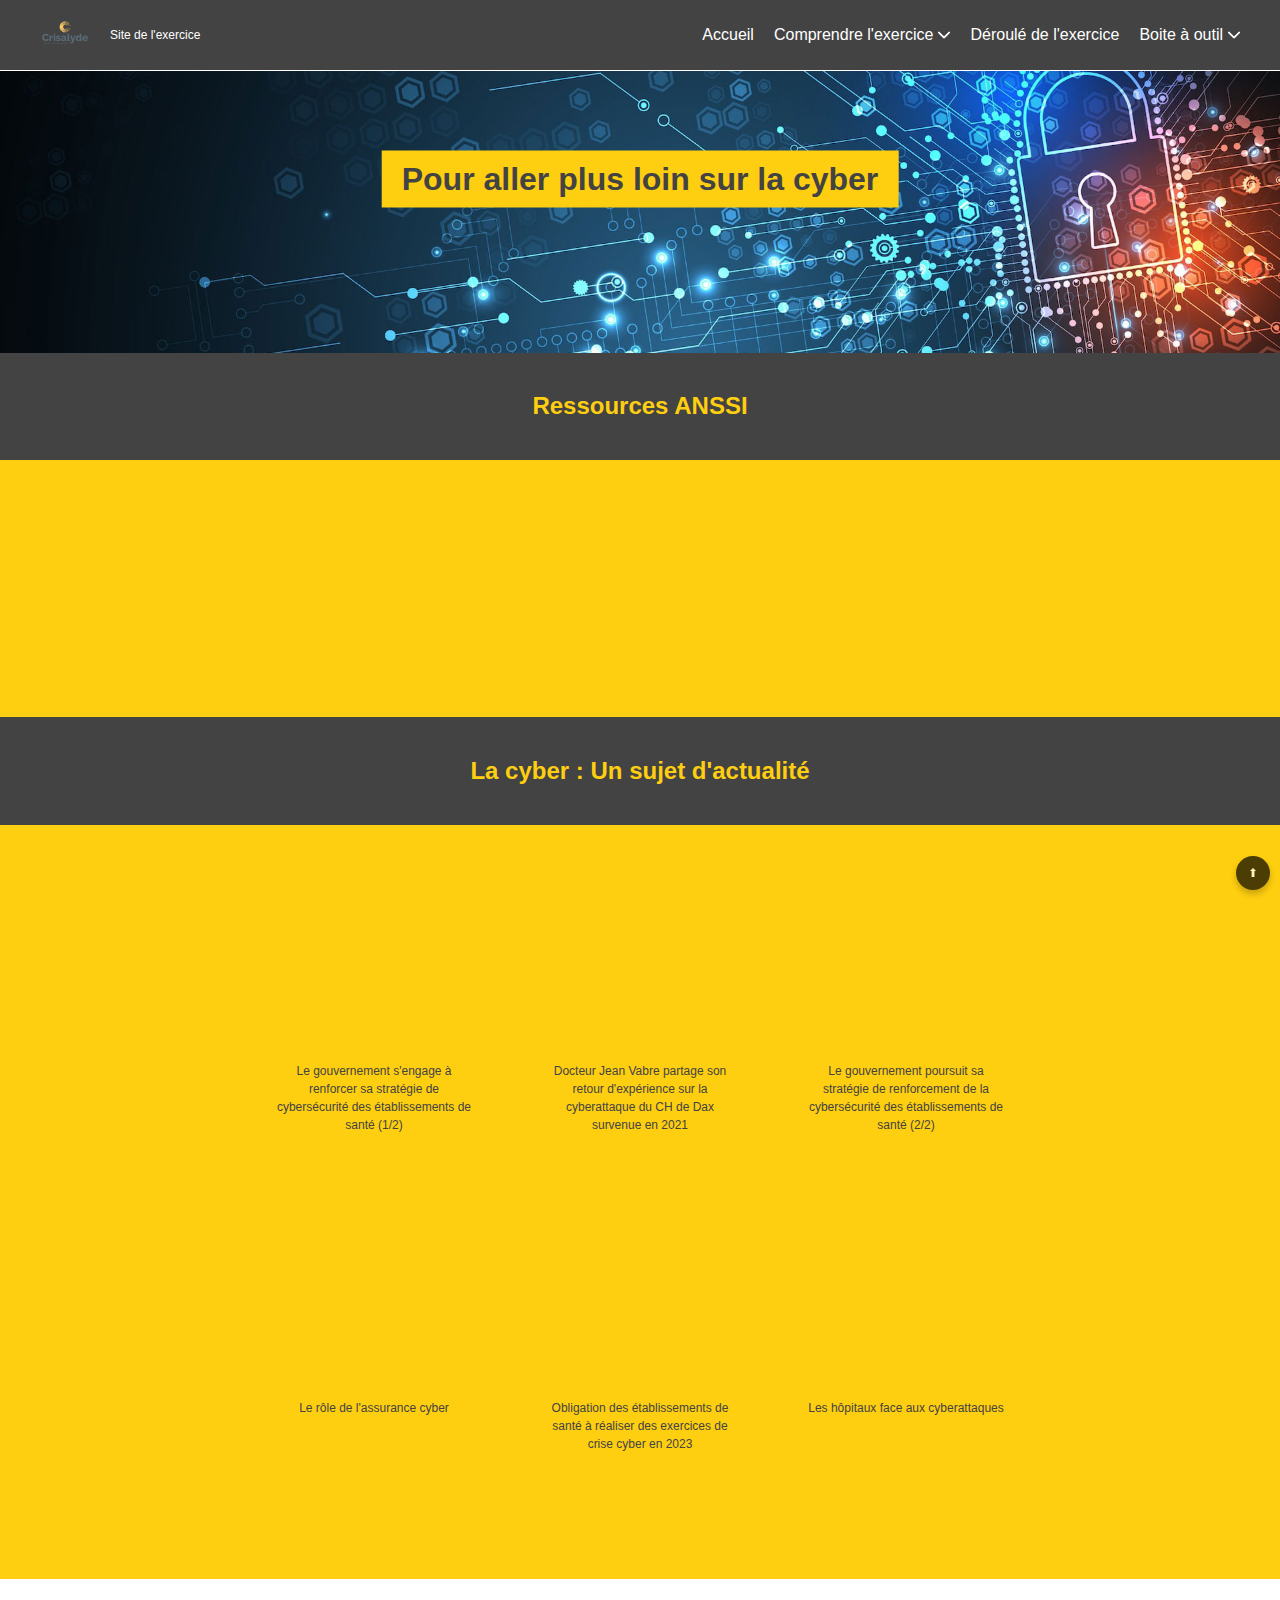
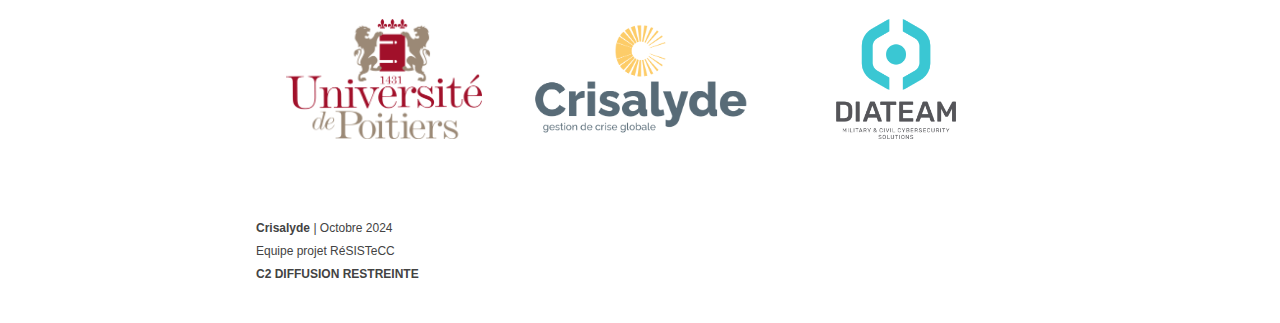
<file: pages/Page13.html>
<!DOCTYPE html>
<html lang="en">

<head>
    <meta charset="UTF-8">
    <meta name="viewport" content="width=device-width, initial-scale=1.0">
    <title>Document</title>
    <link rel="stylesheet" href="./../index.css">
    <link rel="stylesheet" href="./../pdf.css">
    <link rel="stylesheet" href="./../header.css">
    <link rel="stylesheet" href="./../drawer.css">
</head>

<body>
    <!-- /////////////////////////////////// HEADER /////////////////////////////////// -->
    <nav id="navbar" class="navbar">
        <div class="navbar-brand">
            <a href="./../index.html"><img class="navbar-logo" src="./../data/logo2.png" alt="logo"></a>
            <span class="navbar-title">Site de l'exercice</span>
        </div>
        <div class="navbar-links">
            <div class="dropdown-toggle">
                <a class="navbar-link" href="./../index.html">Accueil</a>
            </div>
            <div class="dropdown">
                <div class="dropdown-toggle">
                    <div class="navbar-link">Comprendre l'exercice</div>
                    <img class="dropdown-arrow" src="./../data/arrow-down.png" alt="arrow-down">
                </div>
                <div class="dropdown-content">
                    <a href="./Page1.html">Comprendre lexercice Résistecc</a>
                    <a href="./Page2.html">Conventions d'exercice</a>
                    <a href="./Page3.html">Rôle des joueurs</a>
                    <a href="./Page4.html">Rôle de l'observateur</a>
                    <a href="./Page5.html">Rôle de la cellule animation</a>
                    <a href="./Page6.html">Weezer pression médiatique</a>
                </div>
            </div>
            <div class="dropdown-toggle">
                <a class="navbar-link" href="./Page7.html">Déroulé de l'exercice</a>
            </div>
            <div class="dropdown">
                <div class="dropdown-toggle">
                    <div class="navbar-link">Boite à outil
                    </div>
                    <img class="dropdown-arrow" src="./../data/arrow-down.png" alt="arrow-down">
                </div>
                <div class="dropdown-content">
                    <a href="./Page8.html">La cellule de crise face à la cyber attaque</a>
                    <a href="./Page9.html">Organisation des cellules</a>
                    <a href="./Page10.html">La communication interne durant la crise</a>
                    <a href="./Page11.html">Les points de situation</a>
                    <a href="./Page12.html">Glossaire de la cyber</a>
                    <a href="./Page13.html">Pour aller plus loin</a>
                </div>
            </div>
        </div>
    </nav>
    <!-- /////////////////////////////// MENU RESPONSIVE ////////////////////////////// -->
    <button class="burger-button" onclick="toggleDrawer()">☰</button>
    <div class="drawer-background" id="drawer-background" onclick="toggleDrawer()"></div>
    <div class="drawer" id="drawer">
        <button class="close-button" onclick="toggleDrawer()">×</button>
        <nav class="drawer-nav">
            <div class="drawer-brand">
                <a href="./../index.html"><img class="drawer-logo" src="./../data/crisalyde-vertical-white.png"
                        alt="logo"></a>
            </div>
            <div class="drawer-links">
                <div class="drawer-link">
                    <a href="./../index.html">Accueil</a>
                </div>
                <div class="drawer-dropdown">
                    <div class="drawer-dropdown-toggle" onclick="toggleDropdown(this)">
                        <div class="drawer-link-text">Comprendre l'exercice</div>
                        <img class="drawer-dropdown-arrow" src="./../data/arrow-down.png" alt="arrow-down">
                    </div>
                    <div class="drawer-dropdown-content">
                        <a href="./Page1.html">Comprendre lexercice Résistecc</a>
                        <a href="./Page2.html">Conventions d'exercice</a>
                        <a href="./Page3.html">Rôle des joueurs</a>
                        <a href="./Page4.html">Rôle de l'observateur</a>
                        <a href="./Page5.html">Rôle de la cellule animation</a>
                        <a href="./Page6.html">Weezer pression médiatique</a>
                    </div>
                </div>
                <div class="drawer-link">
                    <a href="./Page7.html">Déroulé de l'exercice</a>
                </div>
                <div class="drawer-dropdown">
                    <div class="drawer-dropdown-toggle" onclick="toggleDropdown(this)">
                        <div class="drawer-link-text">Boite à outil</div>
                        <img class="drawer-dropdown-arrow" src="./../data/arrow-down.png" alt="arrow-down">
                    </div>
                    <div class="drawer-dropdown-content">
                        <a href="./Page8.html">La cellule de crise face à la cyber attaque</a>
                        <a href="./Page9.html">Organisation des cellules</a>
                        <a href="./Page10.html">La communication interne durant la crise</a>
                        <a href="./Page11.html">Les points de situation</a>
                        <a href="./Page12.html">Glossaire de la cyber</a>
                        <a href="./Page13.html">Pour aller plus loin</a>
                    </div>
                </div>
            </div>
        </nav>
    </div>
    <!-- /////////////////////////////////// BANDEAU /////////////////////////////////// -->
    <header class="bandeau">
        <img src="./../data/header.jpg" alt="header">
        <h1>Pour aller plus loin sur la cyber</h1>
    </header>
    <!-- /////////////////////////////////// SECTION 1 /////////////////////////////////// -->
    <div class="dark-section">
        <section>
            <h2 style="text-align: center;color: #fece10;">Ressources ANSSI</h2>
        </section>
    </div>
    <!-- /////////////////////////////////// SECTION 2 /////////////////////////////////// -->
    <div class="yellow-background">
        <section class="flex-gap">

            <a href="https://drive.google.com/file/d/19gWwJ3vqdnpE9xgoxxphB9vbs57tvxeY/view" target="_blank"
                class="pdf-link" rel="noopener noreferrer">
                <!-- <div class="image-container"> -->
                <iframe
                    src="https://drive.google.com/file/d/19gWwJ3vqdnpE9xgoxxphB9vbs57tvxeY/preview?usp=embed_googleplus"
                    style="top: 0; left: 0; width: 100%; height: 100%; position: absolute; border: 0;"
                    allowfullscreen></iframe>
                <!-- </div> -->
            </a>
            <a href="https://drive.google.com/file/d/1UW8vp9SzgKLFOqBD23DyeUSH4TLUN0qd/view" target="_blank"
                class="pdf-link" rel="noopener noreferrer">
                <!-- <div class="image-container"> -->
                <iframe
                    src="https://drive.google.com/file/d/1UW8vp9SzgKLFOqBD23DyeUSH4TLUN0qd/preview?usp=embed_googleplus"
                    style="top: 0; left: 0; width: 100%; height: 100%; position: absolute; border: 0;"
                    allowfullscreen></iframe>
                <!-- </div> -->
            </a>
            <a href="https://drive.google.com/file/d/1au7wqVBQJtIF1BYQjTnmwEA7wzVCbKK0/view" target="_blank"
                class="pdf-link" rel="noopener noreferrer">
                <div class="image-container">
                    <iframe
                        src="https://drive.google.com/file/d/1au7wqVBQJtIF1BYQjTnmwEA7wzVCbKK0/preview?usp=embed_googleplus"
                        style="top: 0; left: 0; width: 100%; height: 100%; position: absolute; border: 0;"
                        allowfullscreen></iframe>
                </div>
            </a>

        </section>
    </div>

    <!-- /////////////////////////////////// SECTION 1 /////////////////////////////////// -->
    <div class="dark-section">
        <section>
            <h2 style="text-align: center;color: #fece10;">La cyber : Un sujet d'actualité </h2>
        </section>
    </div>
    <!-- /////////////////////////////////// SECTION 2 /////////////////////////////////// -->
    <div class="yellow-background">
        <section class="flex-gap">
            <div class="img-pdf-container">
                <a class="pdf-link" href="https://drive.google.com/file/d/16X-hG6MNmYaMW2EVUQPy980Qc3ORYXVJ/view"
                    target="_blank" rel="noopener noreferrer">
                    <div class="image-container">
                        <iframe
                            src="https://drive.google.com/file/d/16X-hG6MNmYaMW2EVUQPy980Qc3ORYXVJ/preview?usp=embed_googleplus"
                            style="top: 0; left: 0; width: 100%; height: 100%; position: absolute; border: 0;"
                            allowfullscreen></iframe>
                    </div>
                </a>
                <span style="margin-top:20px;text-align: center;padding: 0 20px;">Le gouvernement s'engage à renforcer
                    sa
                    stratégie de
                    cybersécurité des
                    établissements de santé
                    (1/2)</span>
            </div>


            <div class="img-pdf-container">
                <div class="video-container">
                    <iframe src="https://www.youtube.com/embed/MbHKr70dHvk" title="YouTube video player" frameborder="0"
                        allow="accelerometer; autoplay; clipboard-write; encrypted-media; gyroscope; picture-in-picture"
                        allowfullscreen width="100%" height="315">
                    </iframe>
                </div>
                <span style="margin-top:20px;text-align: center;padding: 0 20px;">Docteur Jean Vabre partage son retour
                    d'expérience sur la cyberattaque du CH de Dax survenue en 2021
                </span>
            </div>
            <div class="img-pdf-container">
                <a href="https://drive.google.com/file/d/1AEg2ziF7BbQEoxubZdi8GuwSCBWJ3BYB/view" target="_blank"
                    class="pdf-link" rel="noopener noreferrer">
                    <div class="image-container">
                        <iframe
                            src="https://drive.google.com/file/d/1AEg2ziF7BbQEoxubZdi8GuwSCBWJ3BYB/preview?usp=embed_googleplus"
                            style="top: 0; left: 0; width: 100%; height: 100%; position: absolute; border: 0;"
                            allowfullscreen></iframe>
                    </div>
                </a>
                <span style="margin-top:20px;text-align: center;padding: 0 20px;">Le gouvernement poursuit sa stratégie
                    de
                    renforcement de
                    la cybersécurité des
                    établissements de santé
                    (2/2)</span>
            </div>

        </section>
    </div>
    <!-- /////////////////////////////////// SECTION 2 /////////////////////////////////// -->
    <div class="yellow-background">
        <section class="flex-gap">
            <div class="img-pdf-container">
                <a href="https://drive.google.com/file/d/1amX-UiozYHwdqNXPASgdjShD9cBxTWI5/view" target="_blank"
                    class="pdf-link" rel="noopener noreferrer">

                    <iframe
                        src="https://drive.google.com/file/d/1amX-UiozYHwdqNXPASgdjShD9cBxTWI5/preview?usp=embed_googleplus"
                        style="top: 0; left: 0; width: 100%; height: 100%; position: absolute; border: 0;"
                        allowfullscreen></iframe>
                </a>
                <span style="margin-top:20px;text-align: center;padding: 0 20px;">Le rôle de l'assurance cyber</span>
            </div>
            <div class="img-pdf-container">
                <a href="https://drive.google.com/file/d/1dy2ikB-w1uL1K8D6RjbKJ4u2c2ajbN1G/view" target="_blank"
                    class="pdf-link" rel="noopener noreferrer">

                    <iframe
                        src="https://drive.google.com/file/d/1dy2ikB-w1uL1K8D6RjbKJ4u2c2ajbN1G/preview?usp=embed_googleplus"
                        style="top: 0; left: 0; width: 100%; height: 100%; position: absolute; border: 0;"
                        allowfullscreen></iframe>
                </a>
                <span style="margin-top:20px;text-align: center;padding: 0 20px;">Obligation des établissements de santé
                    à
                    réaliser des exercices de crise cyber en 2023</span>
            </div>
            <div class="img-pdf-container">
                <div class="video-container">
                    <iframe src="https://www.youtube.com/embed/b2sGJs9JHgU" title="YouTube video player" frameborder="0"
                        allow="accelerometer; autoplay; clipboard-write; encrypted-media; gyroscope; picture-in-picture"
                        allowfullscreen>
                    </iframe>
                </div>
                <span style="text-align: center;padding: 0 20px;">Les hôpitaux face aux cyberattaques
                </span>
            </div>
        </section>
    </div>
    <!-- /////////////////////////////////// SECTION 9 /////////////////////////////////// -->
    <div class="yellow-background">
        <section class="section-yellow-two">
        </section>
    </div>
    <!-- /////////////////////////////////// FOOTER /////////////////////////////////// -->
    <footer>
        <section class="logo-section">
            <img style="flex: 1; object-fit: contain;" src="./../data/logo1.png" alt="poitiers">
            <img style="flex: 1; object-fit: contain;" src="./../data/logo2.png" alt="poitiers">
            <img style="flex: 1; object-fit: contain;" src="./../data/logo3.png" alt="poitiers">
        </section>
        <section class="footer">
            <span><strong>Crisalyde </strong>| Octobre 2024</span>
            <span>Equipe projet RéSISTeCC</span>
            <span><strong>C2 DIFFUSION RESTREINTE</strong></span>
        </section>
    </footer>
    <button id="backToTopBtn" onclick="scrollToTop()">⬆</button>
    <script src="./../script.js"></script>
</body>

</html>
</file>
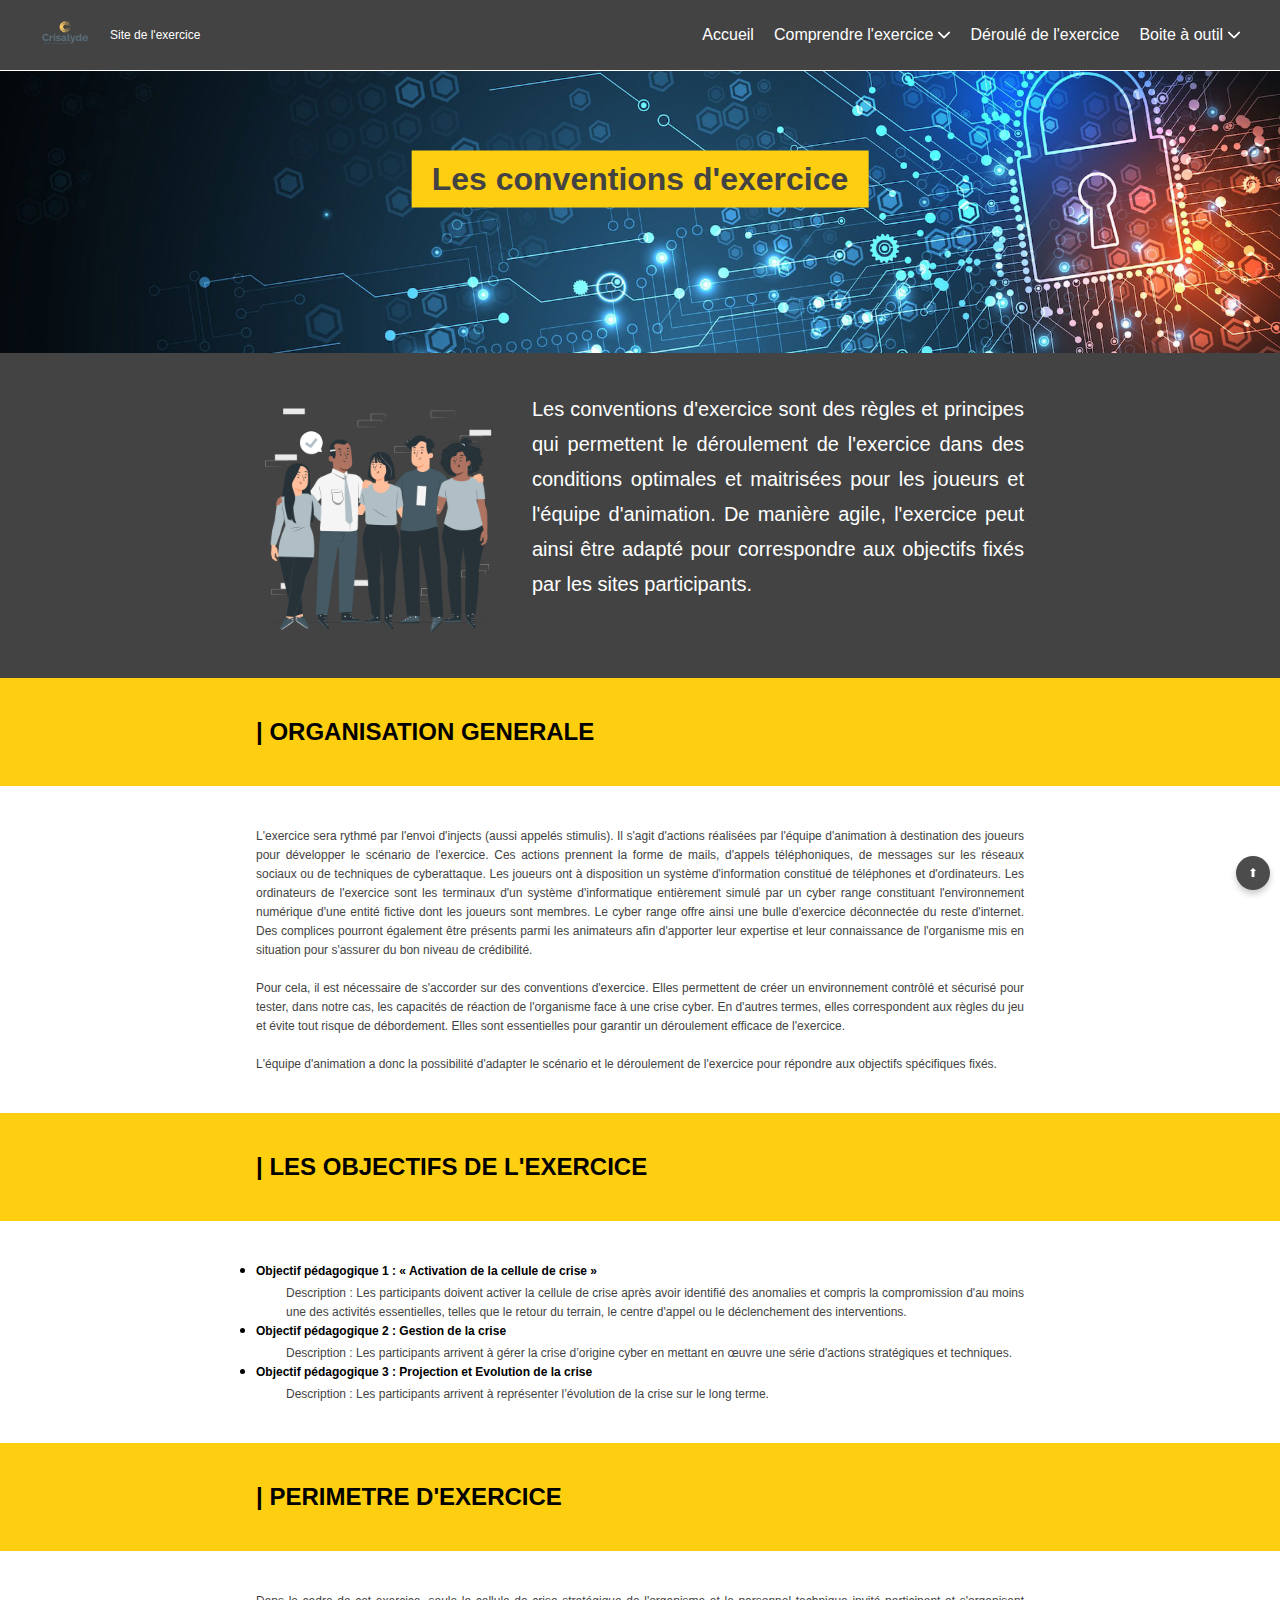
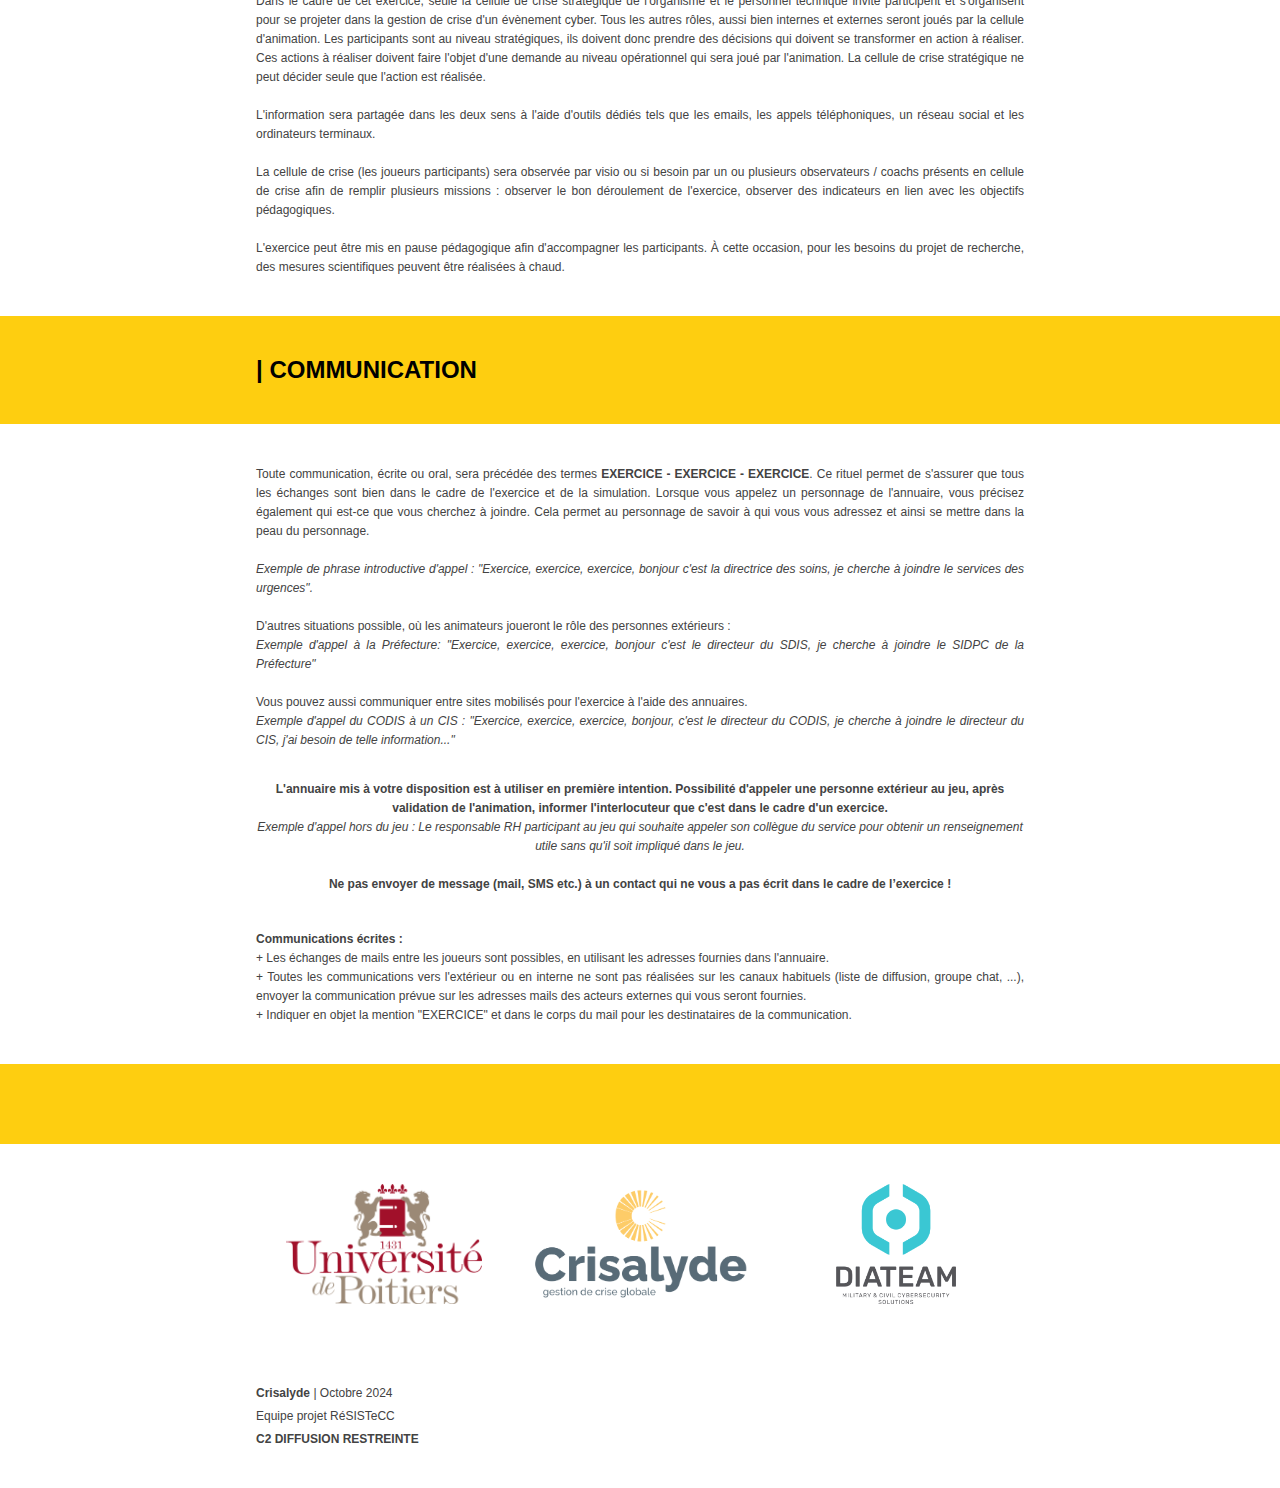
<file: pages/Page2.html>
<!DOCTYPE html>
<html lang="en">

<head>
    <meta charset="UTF-8">
    <meta name="viewport" content="width=device-width, initial-scale=1.0">
    <title>Document</title>
    <link rel="stylesheet" href="./../index.css">
    <link rel="stylesheet" href="./../header.css">
    <link rel="stylesheet" href="./../drawer.css">
</head>

<body>
    <!-- /////////////////////////////////// HEADER /////////////////////////////////// -->
    <nav id="navbar" class="navbar">
        <div class="navbar-brand">
            <a href="./../index.html"><img class="navbar-logo" src="./../data/logo2.png" alt="logo"></a>
            <span class="navbar-title">Site de l'exercice</span>
        </div>
        <div class="navbar-links">
            <div class="dropdown-toggle">
                <a class="navbar-link" href="./../index.html">Accueil</a>
            </div>
            <div class="dropdown">
                <div class="dropdown-toggle">
                    <div class="navbar-link">Comprendre l'exercice</div>
                    <img class="dropdown-arrow" src="./../data/arrow-down.png" alt="arrow-down">
                </div>
                <div class="dropdown-content">
                    <a href="./Page1.html">Comprendre lexercice Résistecc</a>
                    <a href="./Page2.html">Conventions d'exercice</a>
                    <a href="./Page3.html">Rôle des joueurs</a>
                    <a href="./Page4.html">Rôle de l'observateur</a>
                    <a href="./Page5.html">Rôle de la cellule animation</a>
                    <a href="./Page6.html">Weezer pression médiatique</a>
                </div>
            </div>
            <div class="dropdown-toggle">
                <a class="navbar-link" href="./Page7.html">Déroulé de l'exercice</a>
            </div>
            <div class="dropdown">
                <div class="dropdown-toggle">
                    <div class="navbar-link">Boite à outil
                    </div>
                    <img class="dropdown-arrow" src="./../data/arrow-down.png" alt="arrow-down">
                </div>
                <div class="dropdown-content">
                    <a href="./Page8.html">La cellule de crise face à la cyber attaque</a>
                    <a href="./Page9.html">Organisation des cellules</a>
                    <a href="./Page10.html">La communication interne durant la crise</a>
                    <a href="./Page11.html">Les points de situation</a>
                    <a href="./Page12.html">Glossaire de la cyber</a>
                    <a href="./Page13.html">Pour aller plus loin</a>
                </div>
            </div>
        </div>
    </nav>
    <!-- /////////////////////////////// MENU RESPONSIVE ////////////////////////////// -->
    <button class="burger-button" onclick="toggleDrawer()">☰</button>
    <div class="drawer-background" id="drawer-background" onclick="toggleDrawer()"></div>
    <div class="drawer" id="drawer">
        <button class="close-button" onclick="toggleDrawer()">×</button>
        <nav class="drawer-nav">
            <div class="drawer-brand">
                <a href="./../index.html"><img class="drawer-logo" src="./../data/crisalyde-vertical-white.png"
                        alt="logo"></a>
            </div>
            <div class="drawer-links">
                <div class="drawer-link">
                    <a href="./../index.html">Accueil</a>
                </div>
                <div class="drawer-dropdown">
                    <div class="drawer-dropdown-toggle" onclick="toggleDropdown(this)">
                        <div class="drawer-link-text">Comprendre l'exercice</div>
                        <img class="drawer-dropdown-arrow" src="./../data/arrow-down.png" alt="arrow-down">
                    </div>
                    <div class="drawer-dropdown-content">
                        <a href="./Page1.html">Comprendre lexercice Résistecc</a>
                        <a href="./Page2.html">Conventions d'exercice</a>
                        <a href="./Page3.html">Rôle des joueurs</a>
                        <a href="./Page4.html">Rôle de l'observateur</a>
                        <a href="./Page5.html">Rôle de la cellule animation</a>
                        <a href="./Page6.html">Weezer pression médiatique</a>
                    </div>
                </div>
                <div class="drawer-link">
                    <a href="./Page7.html">Déroulé de l'exercice</a>
                </div>
                <div class="drawer-dropdown">
                    <div class="drawer-dropdown-toggle" onclick="toggleDropdown(this)">
                        <div class="drawer-link-text">Boite à outil</div>
                        <img class="drawer-dropdown-arrow" src="./../data/arrow-down.png" alt="arrow-down">
                    </div>
                    <div class="drawer-dropdown-content">
                        <a href="./Page8.html">La cellule de crise face à la cyber attaque</a>
                        <a href="./Page9.html">Organisation des cellules</a>
                        <a href="./Page10.html">La communication interne durant la crise</a>
                        <a href="./Page11.html">Les points de situation</a>
                        <a href="./Page12.html">Glossaire de la cyber</a>
                        <a href="./Page13.html">Pour aller plus loin</a>
                    </div>
                </div>
            </div>
        </nav>
    </div>
    <!-- /////////////////////////////////// BANDEAU /////////////////////////////////// -->
    <header class="bandeau">
        <img src="./../data/header.jpg" alt="header">
        <h1>Les conventions d'exercice</h1>
    </header>
    <!-- /////////////////////////////////// SECTION 2 /////////////////////////////////// -->
    <div class="dark-section">
        <section class="flex-gap">
            <div class="img-container">
                <img style="width: 100%;" src="./../data/resisteccImage8.png" alt="resistec">
            </div>
            <div class="dark-section-txt ">
                Les conventions d'exercice sont des règles et principes qui permettent le déroulement de l'exercice dans
                des
                conditions optimales et maitrisées pour les joueurs et l'équipe d'animation. De manière agile,
                l'exercice
                peut ainsi être adapté pour correspondre aux objectifs fixés par les sites participants.
            </div>
        </section>
    </div>

    <!-- /////////////////////////////////// SECTION 3 /////////////////////////////////// -->
    <div class="yellow-background">
        <section class="section-yellow-two">
            <h2>| ORGANISATION GENERALE</h2>
        </section>
    </div>
    <!-- /////////////////////////////////// SECTION 4 /////////////////////////////////// -->
    <section>
        <span>L'exercice sera rythmé par l'envoi d'injects (aussi appelés stimulis). Il s'agit d'actions réalisées par
            l'équipe d'animation à destination des joueurs pour développer le scénario de l'exercice. Ces actions
            prennent la forme de mails, d'appels téléphoniques, de messages sur les réseaux sociaux ou de techniques de
            cyberattaque. Les joueurs ont à disposition un système d'information constitué de téléphones et
            d'ordinateurs. Les ordinateurs de l'exercice sont les terminaux d'un système d'informatique entièrement
            simulé par un cyber range constituant l'environnement numérique d'une entité fictive dont les joueurs sont
            membres. Le cyber range offre ainsi une bulle d'exercice déconnectée du reste d'internet. Des complices
            pourront également être présents parmi les animateurs afin d'apporter leur expertise et leur connaissance de
            l'organisme mis en situation pour s'assurer du bon niveau de crédibilité.
            <br> <br>
            Pour cela, il est nécessaire de s'accorder sur des conventions d'exercice. Elles permettent de créer un
            environnement contrôlé et sécurisé pour tester, dans notre cas, les capacités de réaction de l'organisme
            face à une crise cyber. En d'autres termes, elles correspondent aux règles du jeu et évite tout risque de
            débordement. Elles sont essentielles pour garantir un déroulement efficace de l'exercice.
            <br> <br>
            L'équipe d'animation a donc la possibilité d'adapter le scénario et le déroulement de l'exercice pour
            répondre aux objectifs spécifiques fixés. </span>
    </section>
    <!-- /////////////////////////////////// SECTION 5 /////////////////////////////////// -->
    <div class="yellow-background">
        <section class="section-yellow-two">
            <h2>| LES OBJECTIFS DE L'EXERCICE</h2>
        </section>
    </div>

    <!-- /////////////////////////////////// SECTION 6 /////////////////////////////////// -->
    <section>
        <ul>
            <li>
                <h3 style="font-size: 12px; margin-bottom: 5px;">Objectif pédagogique 1 : « Activation de la cellule de
                    crise »</h3>
                <div style="margin-left: 30px;">
                    <span>Description : Les participants doivent activer la cellule de crise
                        après avoir identifié des
                        anomalies et compris la compromission d'au moins une des activités essentielles, telles que le
                        retour du terrain, le centre d'appel ou le déclenchement des interventions.</span>
                </div>

            </li>
            <li>
                <h3 style="font-size: 12px; margin-bottom: 5px;">Objectif pédagogique 2 : Gestion de la crise</h3>
                <div style="margin-left: 30px;">
                    <span>Description : Les participants arrivent à gérer la crise d’origine
                        cyber en mettant en œuvre une
                        série d'actions stratégiques et techniques.</span>
                </div>

            </li>
            <li>
                <h3 style="font-size: 12px; margin-bottom: 5px;">Objectif pédagogique 3 : Projection et Evolution de la
                    crise</h3>
                <div style="margin-left: 30px;">
                    <span>Description : Les participants arrivent à représenter l’évolution de la
                        crise sur le long
                        terme.</span>
                </div>

            </li>
        </ul>
    </section>
    <!-- /////////////////////////////////// SECTION 6 /////////////////////////////////// -->
    <div class="yellow-background">
        <section class="section-yellow-two">
            <h2>| PERIMETRE D'EXERCICE</h2>
        </section>
    </div>
    <!-- /////////////////////////////////// SECTION 7 /////////////////////////////////// -->
    <section>
        <span>Dans le cadre de cet exercice, seule la cellule de crise stratégique de l'organisme et le personnel
            technique invité participent et s'organisent pour se projeter dans la gestion de crise d'un évènement cyber.
            Tous les autres rôles, aussi bien internes et externes seront joués par la cellule d'animation. Les
            participants sont au niveau stratégiques, ils doivent donc prendre des décisions qui doivent se transformer
            en action à réaliser. Ces actions à réaliser doivent faire l'objet d'une demande au niveau opérationnel qui
            sera joué par l'animation. La cellule de crise stratégique ne peut décider seule que l'action est réalisée.
            <br> <br>
            L'information sera partagée dans les deux sens à l'aide d'outils dédiés tels que les emails, les appels
            téléphoniques, un réseau social et les ordinateurs terminaux.
            <br> <br>
            La cellule de crise (les joueurs participants) sera observée par visio ou si besoin par un ou plusieurs
            observateurs / coachs présents en cellule de crise afin de remplir plusieurs missions : observer le bon
            déroulement de l'exercice, observer des indicateurs en lien avec les objectifs pédagogiques.
            <br> <br>
            L'exercice peut être mis en pause pédagogique afin d'accompagner les participants. À cette occasion, pour
            les besoins du projet de recherche, des mesures scientifiques peuvent être réalisées à chaud.</span>
    </section>
    <!-- /////////////////////////////////// SECTION 8 /////////////////////////////////// -->
    <div class="yellow-background">
        <section class="section-yellow-two">
            <h2>| COMMUNICATION</h2>
        </section>
    </div>
    <!-- /////////////////////////////////// SECTION 9 /////////////////////////////////// -->
    <section>
        <span>Toute communication, écrite ou oral, sera précédée des termes <strong>EXERCICE - EXERCICE -
                EXERCICE</strong>. Ce rituel
            permet de s'assurer que tous les échanges sont bien dans le cadre de l'exercice et de la simulation. Lorsque
            vous appelez un personnage de l'annuaire, vous précisez également qui est-ce que vous cherchez à joindre.
            Cela permet au personnage de savoir à qui vous vous adressez et ainsi se mettre dans la peau du personnage.
            <br> <br>
            <i> Exemple de phrase introductive d'appel : "Exercice, exercice, exercice, bonjour c'est la directrice des
                soins, je cherche à joindre le services des urgences".</i>
            <br> <br>
            D'autres situations possible, où les animateurs joueront le rôle des personnes extérieurs :
            <br>
            <i> Exemple d'appel à la Préfecture: "Exercice, exercice, exercice, bonjour c'est le directeur du SDIS, je
                cherche à joindre le SIDPC de la Préfecture"</i>
            <br> <br>
            Vous pouvez aussi communiquer entre sites mobilisés pour l'exercice à l'aide des annuaires.
            <br>
            <i> Exemple d'appel du CODIS à un CIS : "Exercice, exercice, exercice, bonjour, c'est le directeur du CODIS,
                je
                cherche à joindre le directeur du CIS, j'ai besoin de telle information..."</i></span>
        <div style="text-align: center;margin-top: 30px;">
            <span>
                <strong>L'annuaire mis à votre disposition est à utiliser en
                    première intention.

                    Possibilité d'appeler une personne extérieur au jeu, après validation de l'animation, informer
                    l'interlocuteur que c'est dans le cadre d'un exercice.</strong>
                <br>
                <i>Exemple d'appel hors du jeu : Le responsable RH participant au jeu qui souhaite appeler son collègue
                    du service pour obtenir un renseignement utile sans qu'il soit impliqué dans le jeu. </i>

                <br> <br>
                <strong> Ne pas envoyer de message (mail, SMS etc.) à un contact qui ne vous a pas écrit dans le cadre
                    de
                    l’exercice !</strong></span>
        </div>
        <br><br>
        <span><strong>Communications écrites :</strong>
            <br>
            + Les échanges de mails entre les joueurs sont possibles, en utilisant les adresses fournies dans
            l'annuaire.
            <br>
            + Toutes les communications vers l'extérieur ou en interne ne sont pas réalisées sur les canaux habituels
            (liste de diffusion, groupe chat, ...), envoyer la communication prévue sur les adresses mails des acteurs
            externes qui vous seront fournies.
            <br>
            + Indiquer en objet la mention "EXERCICE" et dans le corps du mail pour les destinataires de la
            communication. </span>
    </section>
    <!-- /////////////////////////////////// SECTION 10 /////////////////////////////////// -->
    <div class="yellow-background">
        <section class="section-yellow-two">
        </section>
    </div>
    <!-- /////////////////////////////////// FOOTER /////////////////////////////////// -->
    <footer>
        <section class="logo-section">
            <img style="flex: 1; object-fit: contain;" src="./../data/logo1.png" alt="poitiers">
            <img style="flex: 1; object-fit: contain;" src="./../data/logo2.png" alt="poitiers">
            <img style="flex: 1; object-fit: contain;" src="./../data/logo3.png" alt="poitiers">
        </section>
        <section class="footer">
            <span><strong>Crisalyde </strong>| Octobre 2024</span>
            <span>Equipe projet RéSISTeCC</span>
            <span><strong>C2 DIFFUSION RESTREINTE</strong></span>
        </section>
    </footer>
    <button id="backToTopBtn" onclick="scrollToTop()">⬆</button>
    <script src="./../script.js"></script>
</body>

</html>
</file>
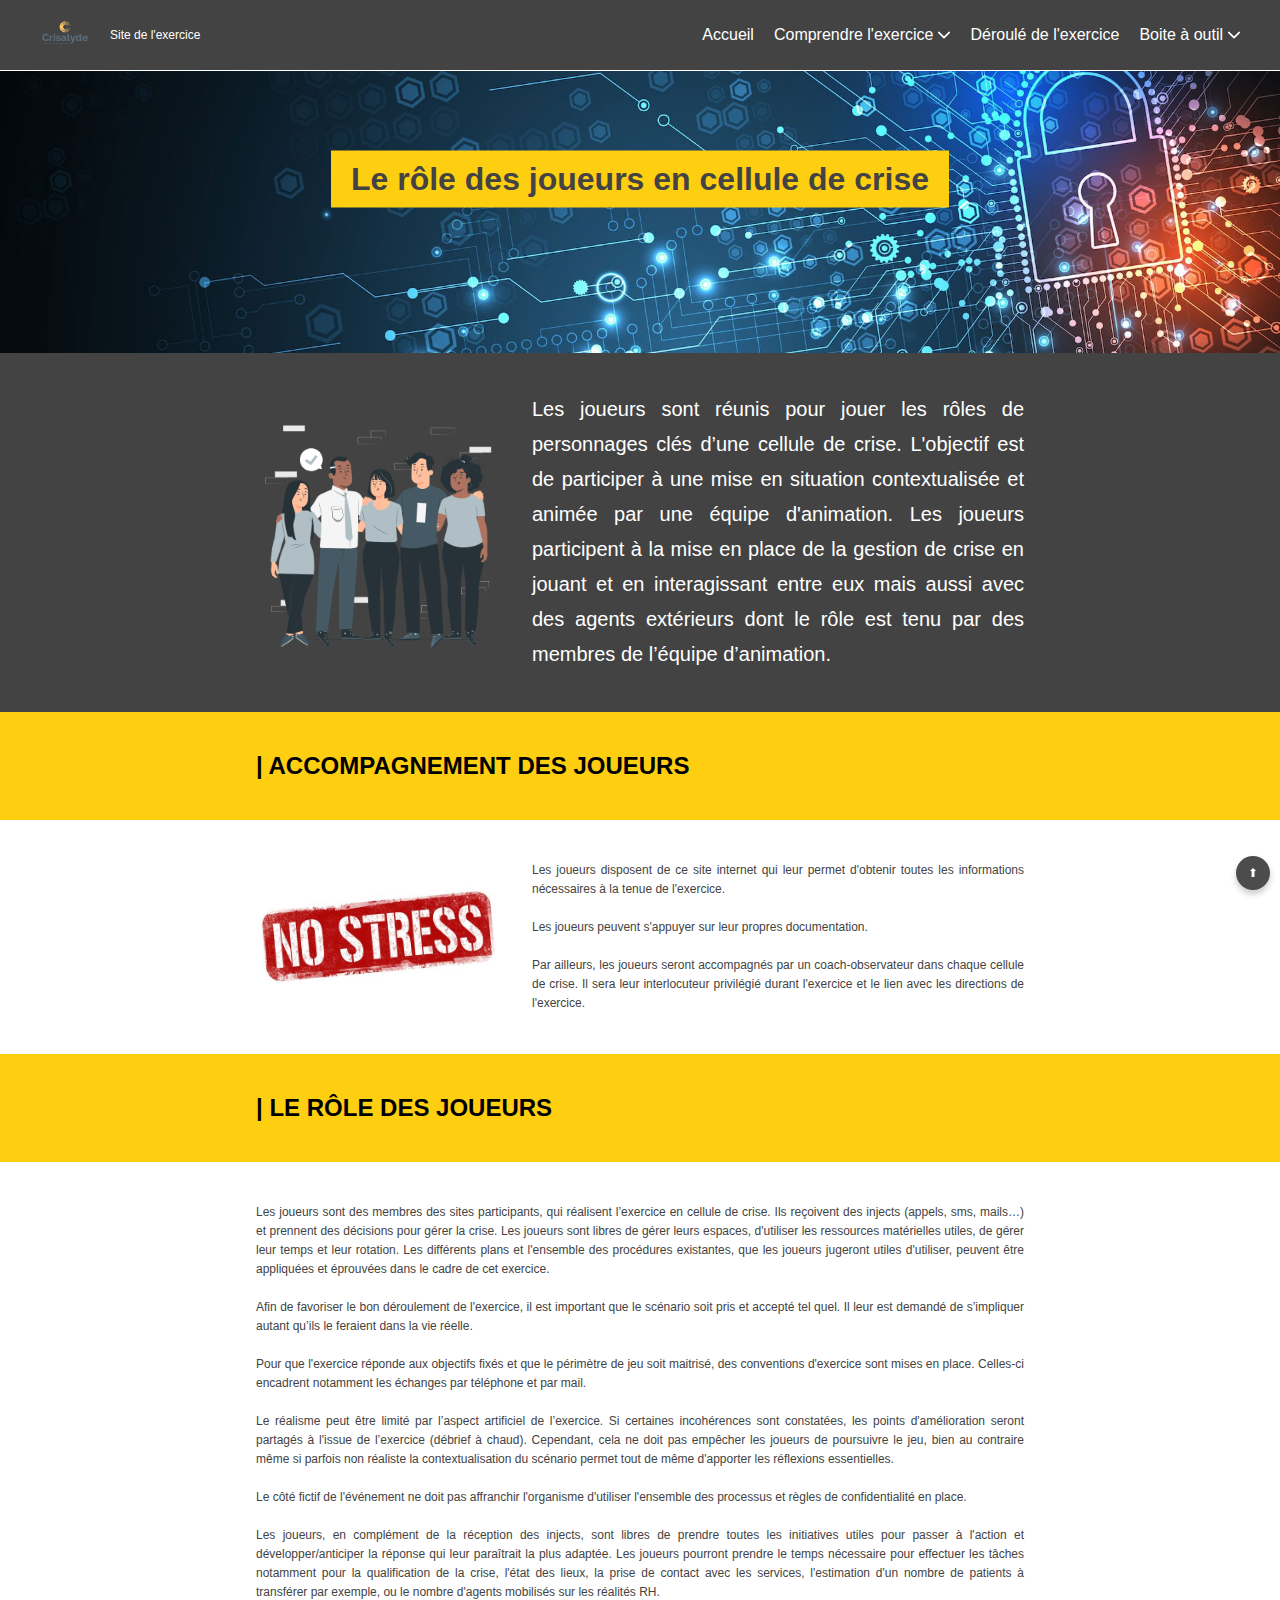
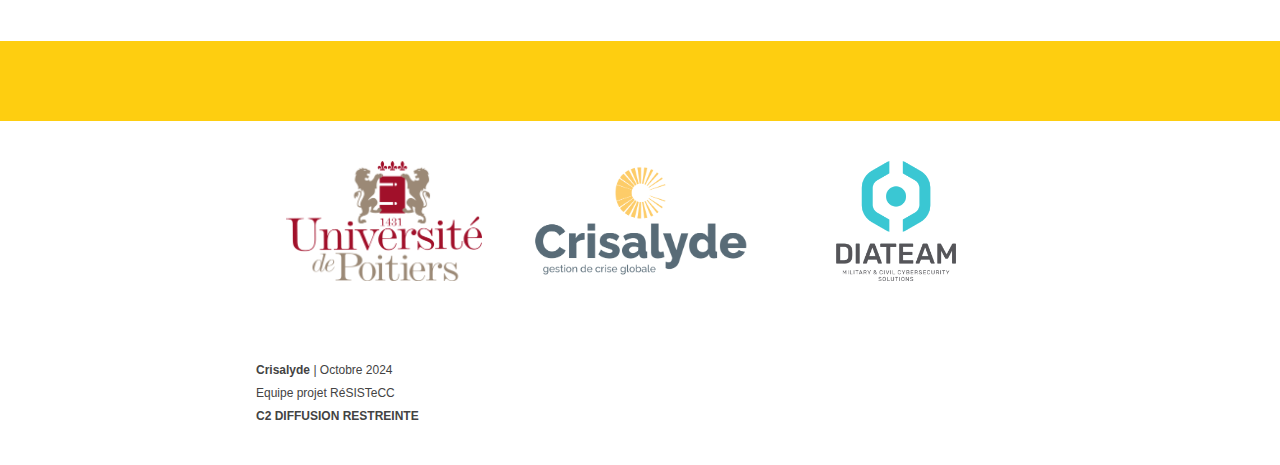
<file: pages/Page3.html>
<!DOCTYPE html>
<html lang="en">

<head>
    <meta charset="UTF-8">
    <meta name="viewport" content="width=device-width, initial-scale=1.0">
    <title>Document</title>
    <link rel="stylesheet" href="./../index.css">
    <link rel="stylesheet" href="./../header.css">
    <link rel="stylesheet" href="./../drawer.css">
</head>

<body>
    <!-- /////////////////////////////////// HEADER /////////////////////////////////// -->
    <nav id="navbar" class="navbar">
        <div class="navbar-brand">
            <a href="index.html"><img class="navbar-logo" src="./../data/logo2.png" alt="logo"></a>
            <span class="navbar-title">Site de l'exercice</span>
        </div>
        <div class="navbar-links">
            <div class="dropdown-toggle">
                <a class="navbar-link" href="index.html">Accueil</a>
            </div>
            <div class="dropdown">
                <div class="dropdown-toggle">
                    <div class="navbar-link">Comprendre l'exercice</div>
                    <img class="dropdown-arrow" src="./../data/arrow-down.png" alt="arrow-down">
                </div>
                <div class="dropdown-content">
                    <a href="./Page1.html">Comprendre lexercice Résistecc</a>
                    <a href="./Page2.html">Conventions d'exercice</a>
                    <a href="./Page3.html">Rôle des joueurs</a>
                    <a href="./Page4.html">Rôle de l'observateur</a>
                    <a href="./Page5.html">Rôle de la cellule animation</a>
                    <a href="./Page6.html">Weezer pression médiatique</a>
                </div>
            </div>
            <div class="dropdown-toggle">
                <a class="navbar-link" href="./Page7.html">Déroulé de l'exercice</a>
            </div>
            <div class="dropdown">
                <div class="dropdown-toggle">
                    <div class="navbar-link">Boite à outil
                    </div>
                    <img class="dropdown-arrow" src="./../data/arrow-down.png" alt="arrow-down">
                </div>
                <div class="dropdown-content">
                    <a href="./Page8.html">La cellule de crise face à la cyber attaque</a>
                    <a href="./Page9.html">Organisation des cellules</a>
                    <a href="./Page10.html">La communication interne durant la crise</a>
                    <a href="./Page11.html">Les points de situation</a>
                    <a href="./Page12.html">Glossaire de la cyber</a>
                    <a href="./Page13.html">Pour aller plus loin</a>
                </div>
            </div>
        </div>
    </nav>
    <!-- /////////////////////////////// MENU RESPONSIVE ////////////////////////////// -->
    <button class="burger-button" onclick="toggleDrawer()">☰</button>
    <div class="drawer-background" id="drawer-background" onclick="toggleDrawer()"></div>
    <div class="drawer" id="drawer">
        <button class="close-button" onclick="toggleDrawer()">×</button>
        <nav class="drawer-nav">
            <div class="drawer-brand">
                <a href="./../index.html"><img class="drawer-logo" src="./../data/crisalyde-vertical-white.png"
                        alt="logo"></a>
            </div>
            <div class="drawer-links">
                <div class="drawer-link">
                    <a href="./../index.html">Accueil</a>
                </div>
                <div class="drawer-dropdown">
                    <div class="drawer-dropdown-toggle" onclick="toggleDropdown(this)">
                        <div class="drawer-link-text">Comprendre l'exercice</div>
                        <img class="drawer-dropdown-arrow" src="./../data/arrow-down.png" alt="arrow-down">
                    </div>
                    <div class="drawer-dropdown-content">
                        <a href="./Page1.html">Comprendre lexercice Résistecc</a>
                        <a href="./Page2.html">Conventions d'exercice</a>
                        <a href="./Page3.html">Rôle des joueurs</a>
                        <a href="./Page4.html">Rôle de l'observateur</a>
                        <a href="./Page5.html">Rôle de la cellule animation</a>
                        <a href="./Page6.html">Weezer pression médiatique</a>
                    </div>
                </div>
                <div class="drawer-link">
                    <a href="./Page7.html">Déroulé de l'exercice</a>
                </div>
                <div class="drawer-dropdown">
                    <div class="drawer-dropdown-toggle" onclick="toggleDropdown(this)">
                        <div class="drawer-link-text">Boite à outil</div>
                        <img class="drawer-dropdown-arrow" src="./../data/arrow-down.png" alt="arrow-down">
                    </div>
                    <div class="drawer-dropdown-content">
                        <a href="./Page8.html">La cellule de crise face à la cyber attaque</a>
                        <a href="./Page9.html">Organisation des cellules</a>
                        <a href="./Page10.html">La communication interne durant la crise</a>
                        <a href="./Page11.html">Les points de situation</a>
                        <a href="./Page12.html">Glossaire de la cyber</a>
                        <a href="./Page13.html">Pour aller plus loin</a>
                    </div>
                </div>
            </div>
        </nav>
    </div>
    <!-- /////////////////////////////////// BANDEAU /////////////////////////////////// -->
    <header class="bandeau">
        <img src="./../data/header.jpg" alt="header">
        <h1>Le rôle des joueurs en cellule de crise</h1>
    </header>
    <!-- /////////////////////////////////// SECTION 2 /////////////////////////////////// -->
    <div class="dark-section">
        <section class="flex-gap">
            <div class="img-container">
                <img style="width: 100%;" src="./../data/resisteccImage8.png" alt="resistec">
            </div>
            <div class="dark-section-txt ">
                Les joueurs sont réunis pour jouer les rôles de personnages clés d’une cellule de crise. L'objectif est
                de
                participer à une mise en situation contextualisée et animée par une équipe d'animation. Les joueurs
                participent à la mise en place de la gestion de crise en jouant et en interagissant entre eux mais aussi
                avec des agents extérieurs dont le rôle est tenu par des membres de l’équipe d’animation.
            </div>
        </section>
    </div>
    <!-- /////////////////////////////////// SECTION 3 /////////////////////////////////// -->
    <div class="yellow-background">
        <section class="section-yellow-two">
            <h2>| ACCOMPAGNEMENT DES JOUEURS </h2>
        </section>
    </div>

    <!-- /////////////////////////////////// SECTION 4 /////////////////////////////////// -->
    <section class="flex-gap">
        <div class="img-container">
            <img style="width: 100%;" src="./../data/resisteccImage9.jpg" alt="resistec">
        </div>
        <div style="flex: 2;">
            <span>Les joueurs disposent de ce site internet qui leur permet d'obtenir toutes les informations
                nécessaires à la tenue de l'exercice.
                <br><br>
                Les joueurs peuvent s'appuyer sur leur propres documentation.
                <br><br>
                Par ailleurs, les joueurs seront accompagnés par un coach-observateur dans chaque cellule de crise. Il
                sera leur interlocuteur privilégié durant l'exercice et le lien avec les directions de l'exercice.
            </span>
        </div>
    </section>
    <!-- /////////////////////////////////// SECTION 5 /////////////////////////////////// -->
    <div class="yellow-background">
        <section class="section-yellow-two">
            <h2>| LE RÔLE DES JOUEURS</h2>
        </section>
    </div>

    <!-- /////////////////////////////////// SECTION 6 /////////////////////////////////// -->
    <section><span>Les joueurs sont des membres des sites participants, qui réalisent l’exercice en cellule de crise.
            Ils reçoivent des injects (appels, sms, mails…) et prennent des décisions pour gérer la crise. Les joueurs
            sont libres de gérer leurs espaces, d'utiliser les ressources matérielles utiles, de gérer leur temps et
            leur rotation. Les différents plans et l'ensemble des procédures existantes, que les joueurs jugeront utiles
            d'utiliser, peuvent être appliquées et éprouvées dans le cadre de cet exercice.
            <br><br>
            Afin de favoriser le bon déroulement de l'exercice, il est important que le scénario soit pris et accepté
            tel quel. Il leur est demandé de s’impliquer autant qu’ils le feraient dans la vie réelle.
            <br><br>
            Pour que l'exercice réponde aux objectifs fixés et que le périmètre de jeu soit maitrisé, des conventions
            d'exercice sont mises en place. Celles-ci encadrent notamment les échanges par téléphone et par mail.
            <br><br>
            Le réalisme peut être limité par l’aspect artificiel de l’exercice. Si certaines incohérences sont
            constatées, les points d'amélioration seront partagés à l'issue de l’exercice (débrief à chaud). Cependant,
            cela ne doit pas empêcher les joueurs de poursuivre le jeu, bien au contraire même si parfois non réaliste
            la contextualisation du scénario permet tout de même d'apporter les réflexions essentielles.
            <br><br>
            Le côté fictif de l'événement ne doit pas affranchir l'organisme d'utiliser l'ensemble des processus et
            règles de confidentialité en place.
            <br><br>
            Les joueurs, en complément de la réception des injects, sont libres de prendre toutes les initiatives utiles
            pour passer à l'action et développer/anticiper la réponse qui leur paraîtrait la plus adaptée. Les joueurs
            pourront prendre le temps nécessaire pour effectuer les tâches notamment pour la qualification de la crise,
            l'état des lieux, la prise de contact avec les services, l'estimation d'un nombre de patients à transférer
            par exemple, ou le nombre d'agents mobilisés sur les réalités RH. </span></section>
    <!-- /////////////////////////////////// SECTION 7 /////////////////////////////////// -->
    <div class="yellow-background">
        <section class="section-yellow-two">
        </section>
    </div>

    <!-- /////////////////////////////////// FOOTER /////////////////////////////////// -->
    <footer>
        <section class="logo-section">
            <img style="flex: 1; object-fit: contain;" src="./../data/logo1.png" alt="poitiers">
            <img style="flex: 1; object-fit: contain;" src="./../data/logo2.png" alt="poitiers">
            <img style="flex: 1; object-fit: contain;" src="./../data/logo3.png" alt="poitiers">
        </section>
        <section class="footer">
            <span><strong>Crisalyde </strong>| Octobre 2024</span>
            <span>Equipe projet RéSISTeCC</span>
            <span><strong>C2 DIFFUSION RESTREINTE</strong></span>
        </section>
    </footer>
    <button id="backToTopBtn" onclick="scrollToTop()">⬆</button>
    <script src="./../script.js"></script>
</body>

</html>
</file>
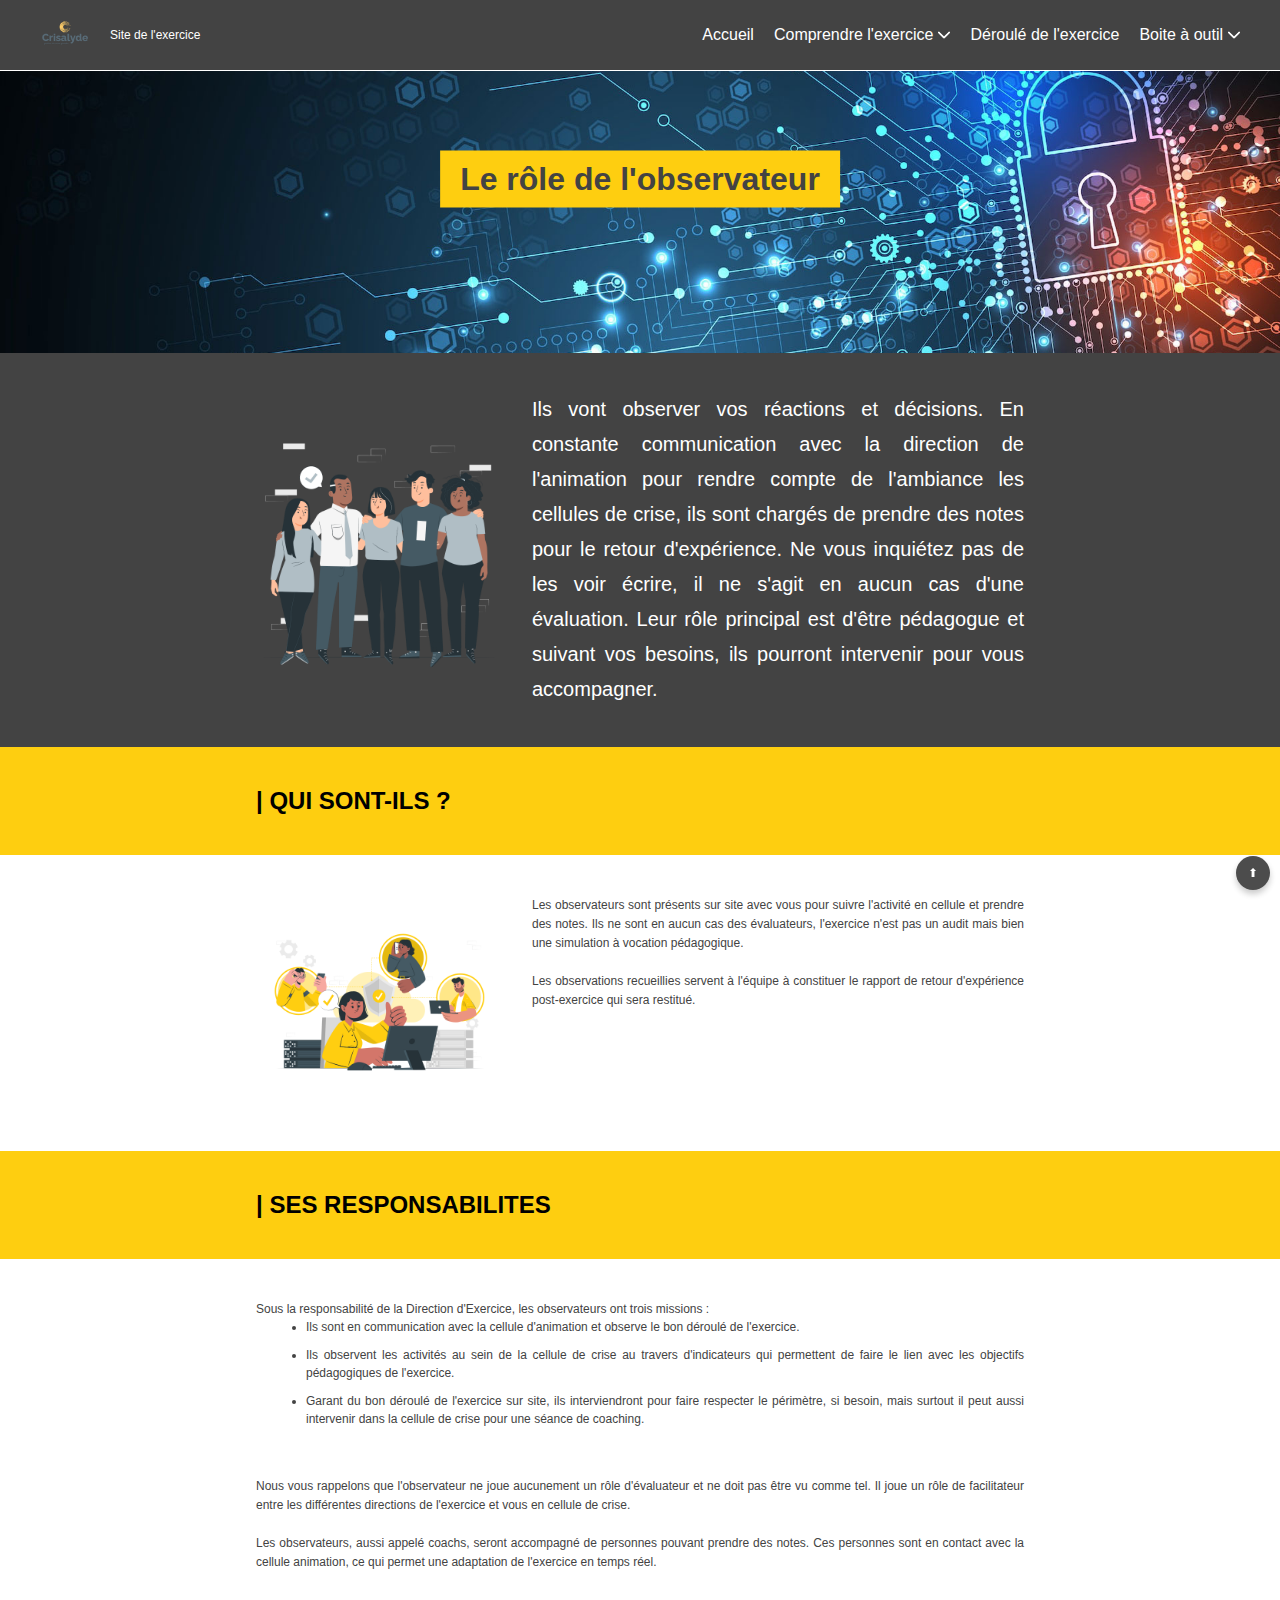
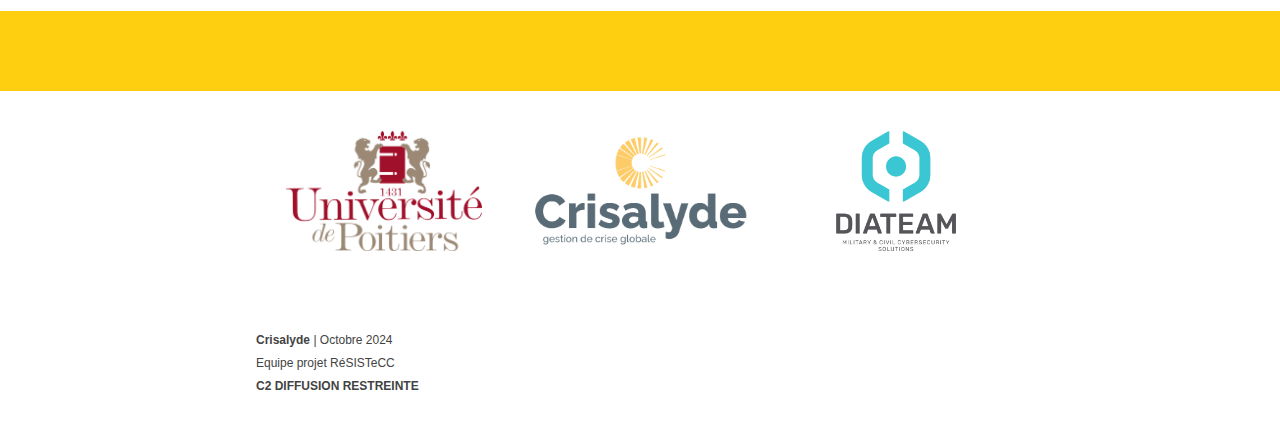
<file: pages/Page4.html>
<!DOCTYPE html>
<html lang="en">

<head>
    <meta charset="UTF-8">
    <meta name="viewport" content="width=device-width, initial-scale=1.0">
    <title>Document</title>
    <link rel="stylesheet" href="./../index.css">
    <link rel="stylesheet" href="./../header.css">
    <link rel="stylesheet" href="./../drawer.css">
</head>

<body>
    <!-- /////////////////////////////////// HEADER /////////////////////////////////// -->
    <nav id="navbar" class="navbar">
        <div class="navbar-brand">
            <a href="./../index.html"><img class="navbar-logo" src="./../data/logo2.png" alt="logo"></a>
            <span class="navbar-title">Site de l'exercice</span>
        </div>
        <div class="navbar-links">
            <div class="dropdown-toggle">
                <a class="navbar-link" href="./../index.html">Accueil</a>
            </div>
            <div class="dropdown">
                <div class="dropdown-toggle">
                    <a class="navbar-link" href="about.html">Comprendre l'exercice</a>
                    <img class="dropdown-arrow" src="./../data/arrow-down.png" alt="arrow-down">
                </div>
                <div class="dropdown-content">
                    <a href="./Page1.html">Comprendre lexercice Résistecc</a>
                    <a href="./Page2.html">Conventions d'exercice</a>
                    <a href="./Page3.html">Rôle des joueurs</a>
                    <a href="./Page4.html">Rôle de l'observateur</a>
                    <a href="./Page5.html">Rôle de la cellule animation</a>
                    <a href="./Page6.html">Weezer pression médiatique</a>
                </div>
            </div>
            <div class="dropdown-toggle">
                <a class="navbar-link" href="./Page7.html">Déroulé de l'exercice</a>
            </div>
            <div class="dropdown">
                <div class="dropdown-toggle">
                    <a class="navbar-link" href="about.html">Boite à outil</a>
                    <img class="dropdown-arrow" src="./../data/arrow-down.png" alt="arrow-down">
                </div>
                <div class="dropdown-content">
                    <a href="./Page8.html">La cellule de crise face à la cyber attaque</a>
                    <a href="./Page9.html">Organisation des cellules</a>
                    <a href="./Page10.html">La communication interne durant la crise</a>
                    <a href="./Page11.html">Les points de situation</a>
                    <a href="./Page12.html">Glossaire de la cyber</a>
                    <a href="./Page13.html">Pour aller plus loin</a>
                </div>
            </div>
        </div>
    </nav>
    <!-- /////////////////////////////// MENU RESPONSIVE ////////////////////////////// -->
    <button class="burger-button" onclick="toggleDrawer()">☰</button>
    <div class="drawer-background" id="drawer-background" onclick="toggleDrawer()"></div>
    <div class="drawer" id="drawer">
        <button class="close-button" onclick="toggleDrawer()">×</button>
        <nav class="drawer-nav">
            <div class="drawer-brand">
                <a href="./../index.html"><img class="drawer-logo" src="./../data/crisalyde-vertical-white.png"
                        alt="logo"></a>
            </div>
            <div class="drawer-links">
                <div class="drawer-link">
                    <a href="./../index.html">Accueil</a>
                </div>
                <div class="drawer-dropdown">
                    <div class="drawer-dropdown-toggle" onclick="toggleDropdown(this)">
                        <div class="drawer-link-text">Comprendre l'exercice</div>
                        <img class="drawer-dropdown-arrow" src="./../data/arrow-down.png" alt="arrow-down">
                    </div>
                    <div class="drawer-dropdown-content">
                        <a href="./Page1.html">Comprendre lexercice Résistecc</a>
                        <a href="./Page2.html">Conventions d'exercice</a>
                        <a href="./Page3.html">Rôle des joueurs</a>
                        <a href="./Page4.html">Rôle de l'observateur</a>
                        <a href="./Page5.html">Rôle de la cellule animation</a>
                        <a href="./Page6.html">Weezer pression médiatique</a>
                    </div>
                </div>
                <div class="drawer-link">
                    <a href="./Page7.html">Déroulé de l'exercice</a>
                </div>
                <div class="drawer-dropdown">
                    <div class="drawer-dropdown-toggle" onclick="toggleDropdown(this)">
                        <div class="drawer-link-text">Boite à outil</div>
                        <img class="drawer-dropdown-arrow" src="./../data/arrow-down.png" alt="arrow-down">
                    </div>
                    <div class="drawer-dropdown-content">
                        <a href="./Page8.html">La cellule de crise face à la cyber attaque</a>
                        <a href="./Page9.html">Organisation des cellules</a>
                        <a href="./Page10.html">La communication interne durant la crise</a>
                        <a href="./Page11.html">Les points de situation</a>
                        <a href="./Page12.html">Glossaire de la cyber</a>
                        <a href="./Page13.html">Pour aller plus loin</a>
                    </div>
                </div>
            </div>
        </nav>
    </div>
    <!-- /////////////////////////////////// BANDEAU /////////////////////////////////// -->
    <header class="bandeau">
        <img src="./../data/header.jpg" alt="header">
        <h1>Le rôle de l'observateur</h1>
    </header>
    <!-- /////////////////////////////////// SECTION 2 /////////////////////////////////// -->
    <div class="dark-section">
        <section class="flex-gap">
            <div class="img-container">
                <img style="width: 100%;" src="./../data/resisteccImage8.png" alt="resistec">
            </div>
            <div class="dark-section-txt ">
                Ils vont observer vos réactions et décisions. En constante communication avec la direction de
                l'animation
                pour rendre compte de l'ambiance les cellules de crise, ils sont chargés de prendre des notes pour le
                retour
                d'expérience. Ne vous inquiétez pas de les voir écrire, il ne s'agit en aucun cas d'une évaluation. Leur
                rôle principal est d'être pédagogue et suivant vos besoins, ils pourront intervenir pour vous
                accompagner.
            </div>
        </section>
    </div>

    <!-- /////////////////////////////////// SECTION 3 /////////////////////////////////// -->
    <div class="yellow-background">
        <section class="section-yellow-two">
            <h2>| QUI SONT-ILS ?</h2>
        </section>
    </div>
    <!-- /////////////////////////////////// SECTION 4 /////////////////////////////////// -->
    <section class="flex-gap">
        <div class="img-container">
            <img style="width: 100%;" src="./../data/resisteccImage10.png" alt="resistec">
        </div>
        <div style="flex: 2;">
            <span>Les observateurs sont présents sur site avec vous pour suivre l'activité en cellule et prendre des
                notes. Ils ne sont en aucun cas des évaluateurs, l'exercice n'est pas un audit mais bien une simulation
                à vocation pédagogique.
                <br><br>
                Les observations recueillies servent à l'équipe à constituer le rapport de retour d'expérience
                post-exercice qui sera restitué.
            </span>
        </div>
    </section>
    <!-- /////////////////////////////////// SECTION 5 /////////////////////////////////// -->
    <div class="yellow-background">
        <section class="section-yellow-two">
            <h2>| SES RESPONSABILITES</h2>
        </section>
    </div>
    <!-- /////////////////////////////////// SECTION 6 /////////////////////////////////// -->
    <section>
        <span>
            Sous la responsabilité de la Direction d'Exercice, les observateurs ont trois missions :
            <ul style="margin-left: 50px;">
                <li style="margin-bottom: 10px;"> Ils sont en communication avec la cellule d'animation et observe le
                    bon déroulé de l'exercice.</li>
                <li style="margin-bottom: 10px;">Ils observent les activités au sein de la cellule de crise au travers
                    d'indicateurs qui permettent
                    de faire
                    le lien avec les objectifs pédagogiques de l'exercice.</li>
                <li style="margin-bottom: 10px;"> Garant du bon déroulé de l'exercice sur site, ils interviendront pour
                    faire respecter le périmètre,
                    si
                    besoin, mais surtout il peut aussi intervenir dans la cellule de crise pour une séance de coaching.
                </li>
            </ul>
            <br> <br>
            Nous vous rappelons que l'observateur ne joue aucunement un rôle d'évaluateur et ne doit pas être vu comme
            tel. Il joue un rôle de facilitateur entre les différentes directions de l'exercice et vous en cellule de
            crise.
            <br> <br>
            Les observateurs, aussi appelé coachs, seront accompagné de personnes pouvant prendre des notes. Ces
            personnes sont en contact avec la cellule animation, ce qui permet une adaptation de l'exercice en temps
            réel.
        </span>

    </section>
    <!-- /////////////////////////////////// SECTION 7 /////////////////////////////////// -->
    <div class="yellow-background">
        <section class="section-yellow-two">
        </section>
    </div>
    <!-- /////////////////////////////////// FOOTER /////////////////////////////////// -->
    <footer>
        <section class="logo-section">
            <img style="flex: 1; object-fit: contain;" src="./../data/logo1.png" alt="poitiers">
            <img style="flex: 1; object-fit: contain;" src="./../data/logo2.png" alt="poitiers">
            <img style="flex: 1; object-fit: contain;" src="./../data/logo3.png" alt="poitiers">
        </section>
        <section class="footer">
            <span><strong>Crisalyde </strong>| Octobre 2024</span>
            <span>Equipe projet RéSISTeCC</span>
            <span><strong>C2 DIFFUSION RESTREINTE</strong></span>
        </section>
    </footer>
    <button id="backToTopBtn" onclick="scrollToTop()">⬆</button>
    <script src="./../script.js"></script>
</body>

</html>
</file>
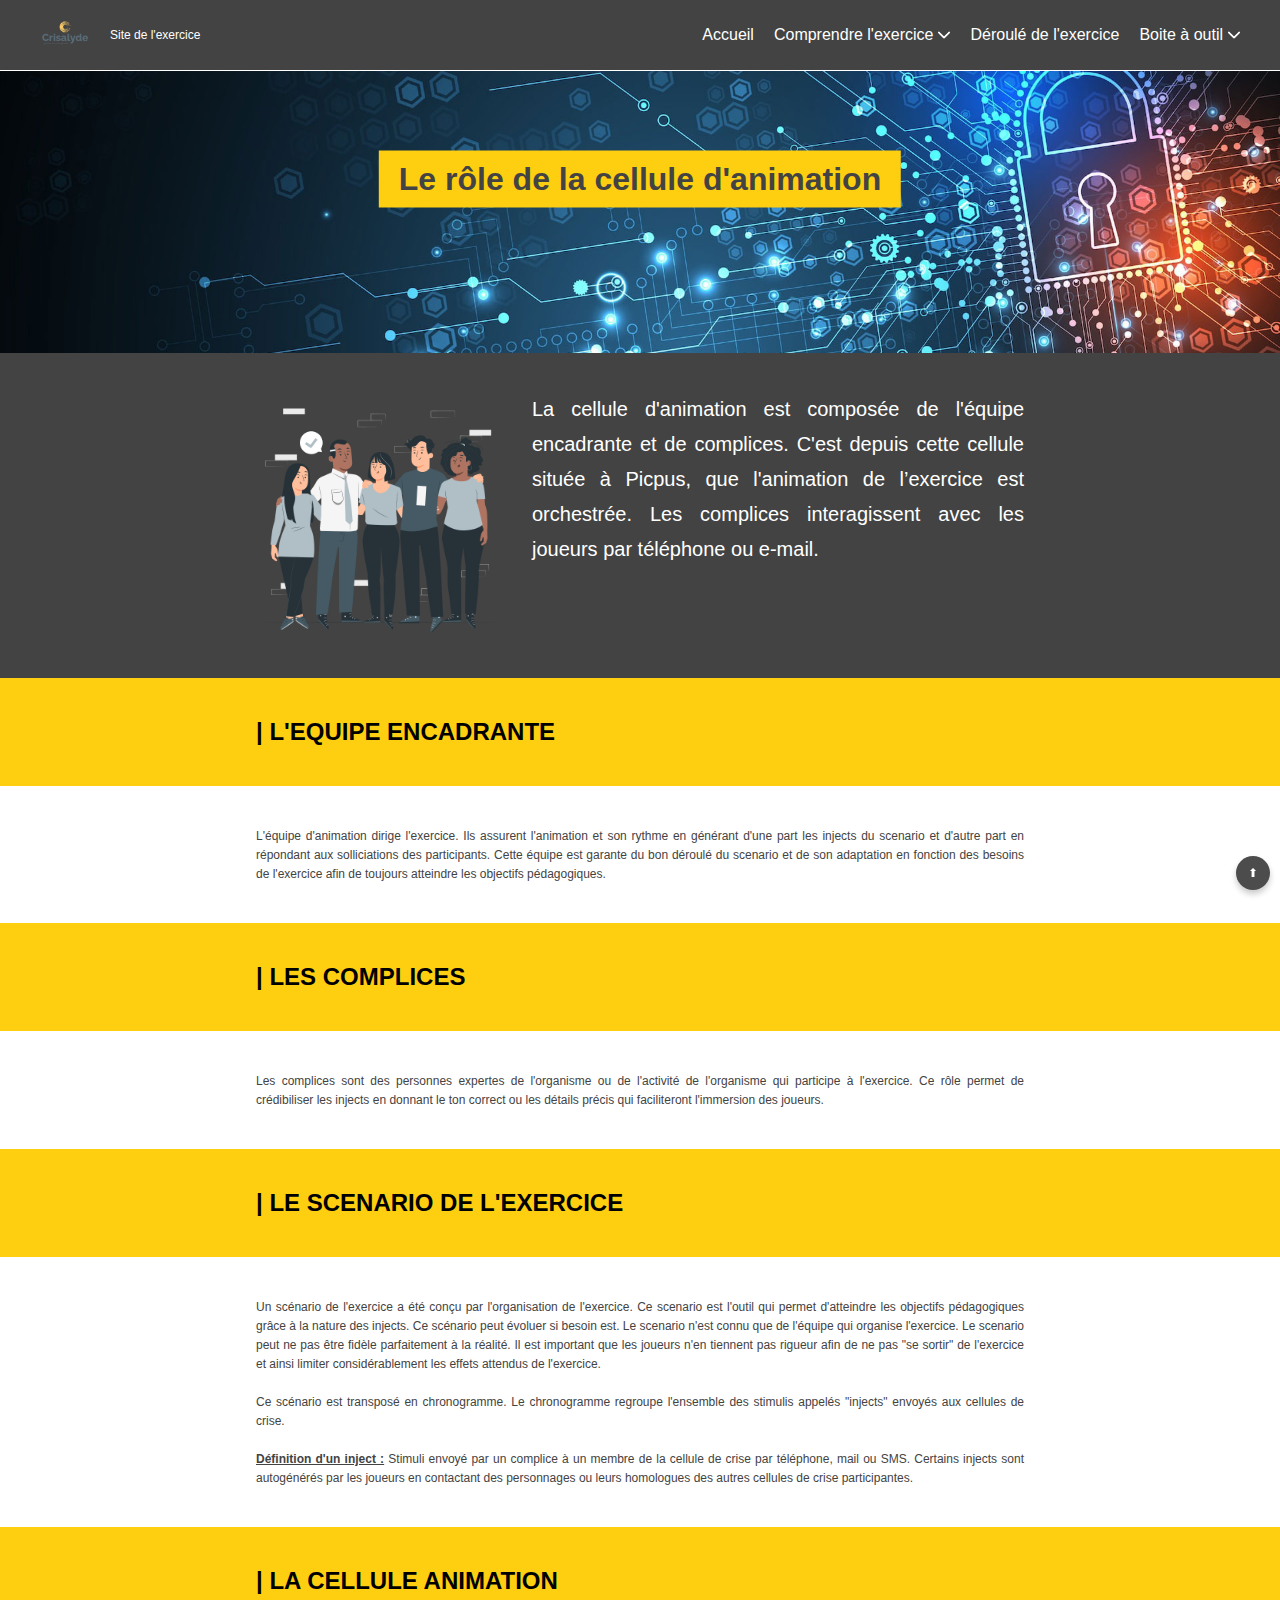
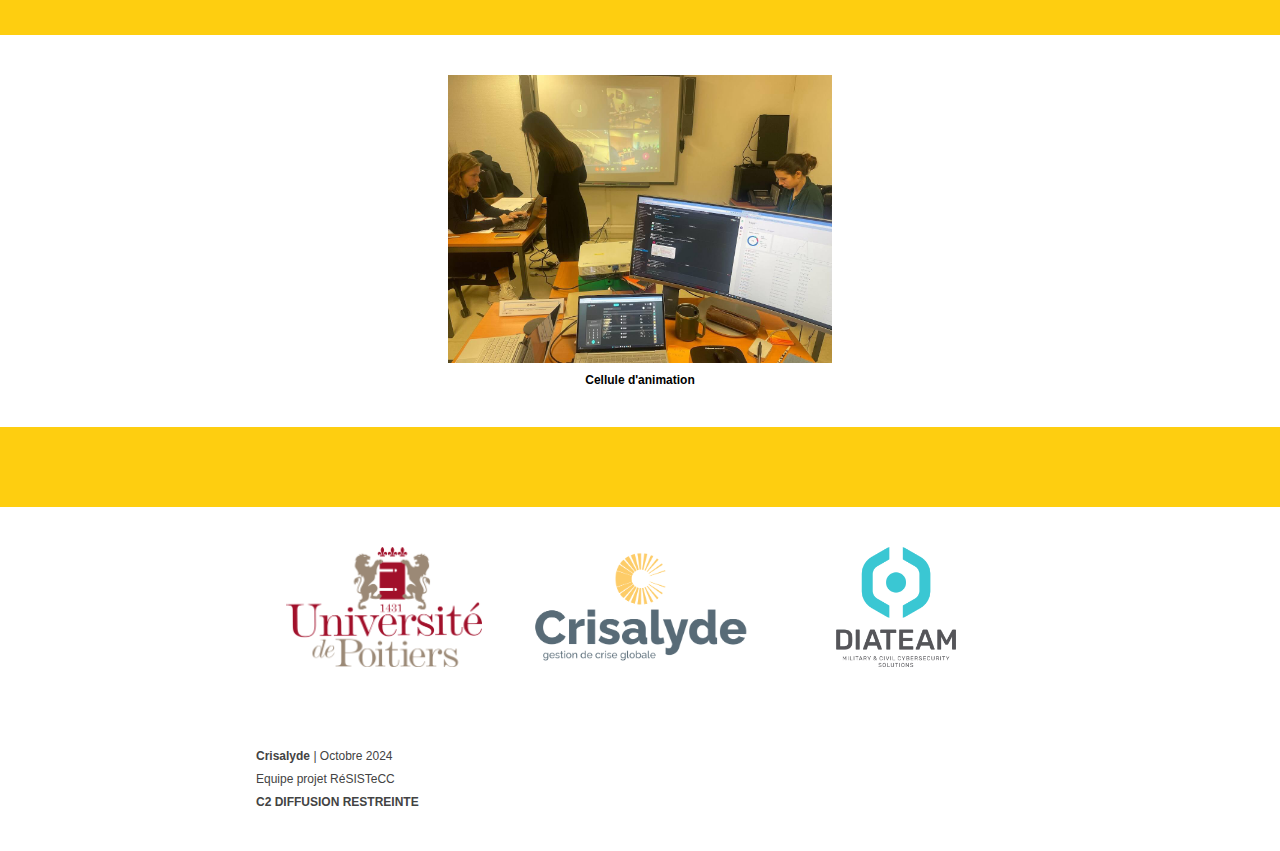
<file: pages/Page5.html>
<!DOCTYPE html>
<html lang="en">

<head>
    <meta charset="UTF-8">
    <meta name="viewport" content="width=device-width, initial-scale=1.0">
    <title>Document</title>
    <link rel="stylesheet" href="./../index.css">
    <link rel="stylesheet" href="./../header.css">
    <link rel="stylesheet" href="./../drawer.css">
</head>

<body>
    <!-- /////////////////////////////////// HEADER /////////////////////////////////// -->
    <nav id="navbar" class="navbar">
        <div class="navbar-brand">
            <a href="./../index.html"><img class="navbar-logo" src="./../data/logo2.png" alt="logo"></a>
            <span class="navbar-title">Site de l'exercice</span>
        </div>
        <div class="navbar-links">
            <div class="dropdown-toggle">
                <a class="navbar-link" href="./../index.html">Accueil</a>
            </div>
            <div class="dropdown">
                <div class="dropdown-toggle">
                    <a class="navbar-link" href="about.html">Comprendre l'exercice</a>
                    <img class="dropdown-arrow" src="./../data/arrow-down.png" alt="arrow-down">
                </div>
                <div class="dropdown-content">
                    <a href="./Page1.html">Comprendre lexercice Résistecc</a>
                    <a href="./Page2.html">Conventions d'exercice</a>
                    <a href="./Page3.html">Rôle des joueurs</a>
                    <a href="./Page4.html">Rôle de l'observateur</a>
                    <a href="./Page5.html">Rôle de la cellule animation</a>
                    <a href="./Page6.html">Weezer pression médiatique</a>
                </div>
            </div>
            <div class="dropdown-toggle">
                <a class="navbar-link" href="./Page7.html">Déroulé de l'exercice</a>
            </div>
            <div class="dropdown">
                <div class="dropdown-toggle">
                    <a class="navbar-link" href="about.html">Boite à outil</a>
                    <img class="dropdown-arrow" src="./../data/arrow-down.png" alt="arrow-down">
                </div>
                <div class="dropdown-content">
                    <a href="./Page8.html">La cellule de crise face à la cyber attaque</a>
                    <a href="./Page9.html">Organisation des cellules</a>
                    <a href="./Page10.html">La communication interne durant la crise</a>
                    <a href="./Page11.html">Les points de situation</a>
                    <a href="./Page12.html">Glossaire de la cyber</a>
                    <a href="./Page13.html">Pour aller plus loin</a>
                </div>
            </div>
        </div>
    </nav>
    <!-- /////////////////////////////// MENU RESPONSIVE ////////////////////////////// -->
    <button class="burger-button" onclick="toggleDrawer()">☰</button>
    <div class="drawer-background" id="drawer-background" onclick="toggleDrawer()"></div>
    <div class="drawer" id="drawer">
        <button class="close-button" onclick="toggleDrawer()">×</button>
        <nav class="drawer-nav">
            <div class="drawer-brand">
                <a href="./../index.html"><img class="drawer-logo" src="./../data/crisalyde-vertical-white.png"
                        alt="logo"></a>
            </div>
            <div class="drawer-links">
                <div class="drawer-link">
                    <a href="./../index.html">Accueil</a>
                </div>
                <div class="drawer-dropdown">
                    <div class="drawer-dropdown-toggle" onclick="toggleDropdown(this)">
                        <div class="drawer-link-text">Comprendre l'exercice</div>
                        <img class="drawer-dropdown-arrow" src="./../data/arrow-down.png" alt="arrow-down">
                    </div>
                    <div class="drawer-dropdown-content">
                        <a href="./Page1.html">Comprendre lexercice Résistecc</a>
                        <a href="./Page2.html">Conventions d'exercice</a>
                        <a href="./Page3.html">Rôle des joueurs</a>
                        <a href="./Page4.html">Rôle de l'observateur</a>
                        <a href="./Page5.html">Rôle de la cellule animation</a>
                        <a href="./Page6.html">Weezer pression médiatique</a>
                    </div>
                </div>
                <div class="drawer-link">
                    <a href="./Page7.html">Déroulé de l'exercice</a>
                </div>
                <div class="drawer-dropdown">
                    <div class="drawer-dropdown-toggle" onclick="toggleDropdown(this)">
                        <div class="drawer-link-text">Boite à outil</div>
                        <img class="drawer-dropdown-arrow" src="./../data/arrow-down.png" alt="arrow-down">
                    </div>
                    <div class="drawer-dropdown-content">
                        <a href="./Page8.html">La cellule de crise face à la cyber attaque</a>
                        <a href="./Page9.html">Organisation des cellules</a>
                        <a href="./Page10.html">La communication interne durant la crise</a>
                        <a href="./Page11.html">Les points de situation</a>
                        <a href="./Page12.html">Glossaire de la cyber</a>
                        <a href="./Page13.html">Pour aller plus loin</a>
                    </div>
                </div>
            </div>
        </nav>
    </div>
    <!-- /////////////////////////////////// BANDEAU /////////////////////////////////// -->
    <header class="bandeau">
        <img src="./../data/header.jpg" alt="header">
        <h1>Le rôle de la cellule d'animation</h1>
    </header>
    <!-- /////////////////////////////////// SECTION 2 /////////////////////////////////// -->
    <div style="background-color: rgba(67, 67, 67, 1);">
        <section class="flex-gap">
            <div class="img-container">
                <img style="width: 100%;" src="./../data/resisteccImage8.png" alt="resistec">
            </div>
            <div class="dark-section-txt ">
                La cellule d'animation est composée de l'équipe encadrante et de complices. C'est depuis cette cellule
                située à Picpus, que l'animation de l’exercice est orchestrée. Les complices interagissent avec les
                joueurs
                par téléphone ou e-mail.
            </div>
        </section>
    </div>
    <!-- /////////////////////////////////// SECTION 3 /////////////////////////////////// -->
    <div class="yellow-background">
        <section class="section-yellow-two">
            <h2>| L'EQUIPE ENCADRANTE</h2>
        </section>
    </div>
    <!-- /////////////////////////////////// SECTION 4 /////////////////////////////////// -->
    <section>
        <span>L'équipe d'animation dirige l'exercice. Ils assurent l'animation et son rythme en générant d'une part les
            injects du scenario et d'autre part en répondant aux solliciations des participants. Cette équipe est
            garante du bon déroulé du scenario et de son adaptation en fonction des besoins de l'exercice afin de
            toujours atteindre les objectifs pédagogiques. </span>
    </section>
    <!-- /////////////////////////////////// SECTION 5 /////////////////////////////////// -->
    <div class="yellow-background">
        <section class="section-yellow-two">
            <h2>| LES COMPLICES</h2>
        </section>
    </div>
    <!-- /////////////////////////////////// SECTION 6 /////////////////////////////////// -->
    <section>
        <span>Les complices sont des personnes expertes de l'organisme ou de l'activité de l'organisme qui participe à
            l'exercice. Ce rôle permet de crédibiliser les injects en donnant le ton correct ou les détails précis qui
            faciliteront l'immersion des joueurs.</span>
    </section>
    <!-- /////////////////////////////////// SECTION 7 /////////////////////////////////// -->
    <div class="yellow-background">
        <section class="section-yellow-two">
            <h2>| LE SCENARIO DE L'EXERCICE</h2>
        </section>
    </div>
    <!-- /////////////////////////////////// SECTION 8 /////////////////////////////////// -->
    <section>
        <span>Un scénario de l'exercice a été conçu par l'organisation de l'exercice. Ce scenario est l'outil qui permet
            d'atteindre les objectifs pédagogiques grâce à la nature des injects. Ce scénario peut évoluer si besoin
            est. Le scenario n'est connu que de l'équipe qui organise l'exercice. Le scenario peut ne pas être fidèle
            parfaitement à la réalité. Il est important que les joueurs n'en tiennent pas rigueur afin de ne pas "se
            sortir" de l'exercice et ainsi limiter considérablement les effets attendus de l'exercice.
            <br><br>
            Ce scénario est transposé en chronogramme. Le chronogramme regroupe l'ensemble des stimulis appelés
            "injects" envoyés aux cellules de crise.
            <br><br>
            <strong style="text-decoration: underline;">Définition d'un inject :</strong> Stimuli envoyé par un complice
            à un membre de la cellule de crise
            par téléphone,
            mail ou SMS. Certains injects sont autogénérés par les joueurs en contactant des personnages ou leurs
            homologues des autres cellules de crise participantes. </span>
    </section>
    <!-- /////////////////////////////////// SECTION 9 /////////////////////////////////// -->
    <div class="yellow-background">
        <section class="section-yellow-two">
            <h2>| LA CELLULE ANIMATION</h2>
        </section>
    </div>
    <!-- /////////////////////////////////// SECTION 10 /////////////////////////////////// -->
    <section style="display: flex;flex-direction: column;align-items: center;gap: 10px;">
        <img style="width: 50%;" src="./../data/resisteccImage11.jpg" alt="cellule d'animation">
        <h2 style="font-size: 12px;">Cellule d'animation</h2>
    </section>
    <!-- /////////////////////////////////// SECTION 11 /////////////////////////////////// -->
    <div class="yellow-background">
        <section class="section-yellow-two">
        </section>
    </div>
    <!-- /////////////////////////////////// FOOTER /////////////////////////////////// -->
    <footer>
        <section class="logo-section">
            <img style="flex: 1; object-fit: contain;" src="./../data/logo1.png" alt="poitiers">
            <img style="flex: 1; object-fit: contain;" src="./../data/logo2.png" alt="poitiers">
            <img style="flex: 1; object-fit: contain;" src="./../data/logo3.png" alt="poitiers">
        </section>
        <section class="footer">
            <span><strong>Crisalyde </strong>| Octobre 2024</span>
            <span>Equipe projet RéSISTeCC</span>
            <span><strong>C2 DIFFUSION RESTREINTE</strong></span>
        </section>
    </footer>
    <button id="backToTopBtn" onclick="scrollToTop()">⬆</button>
    <script src="./../script.js"></script>
</body>

</html>
</file>
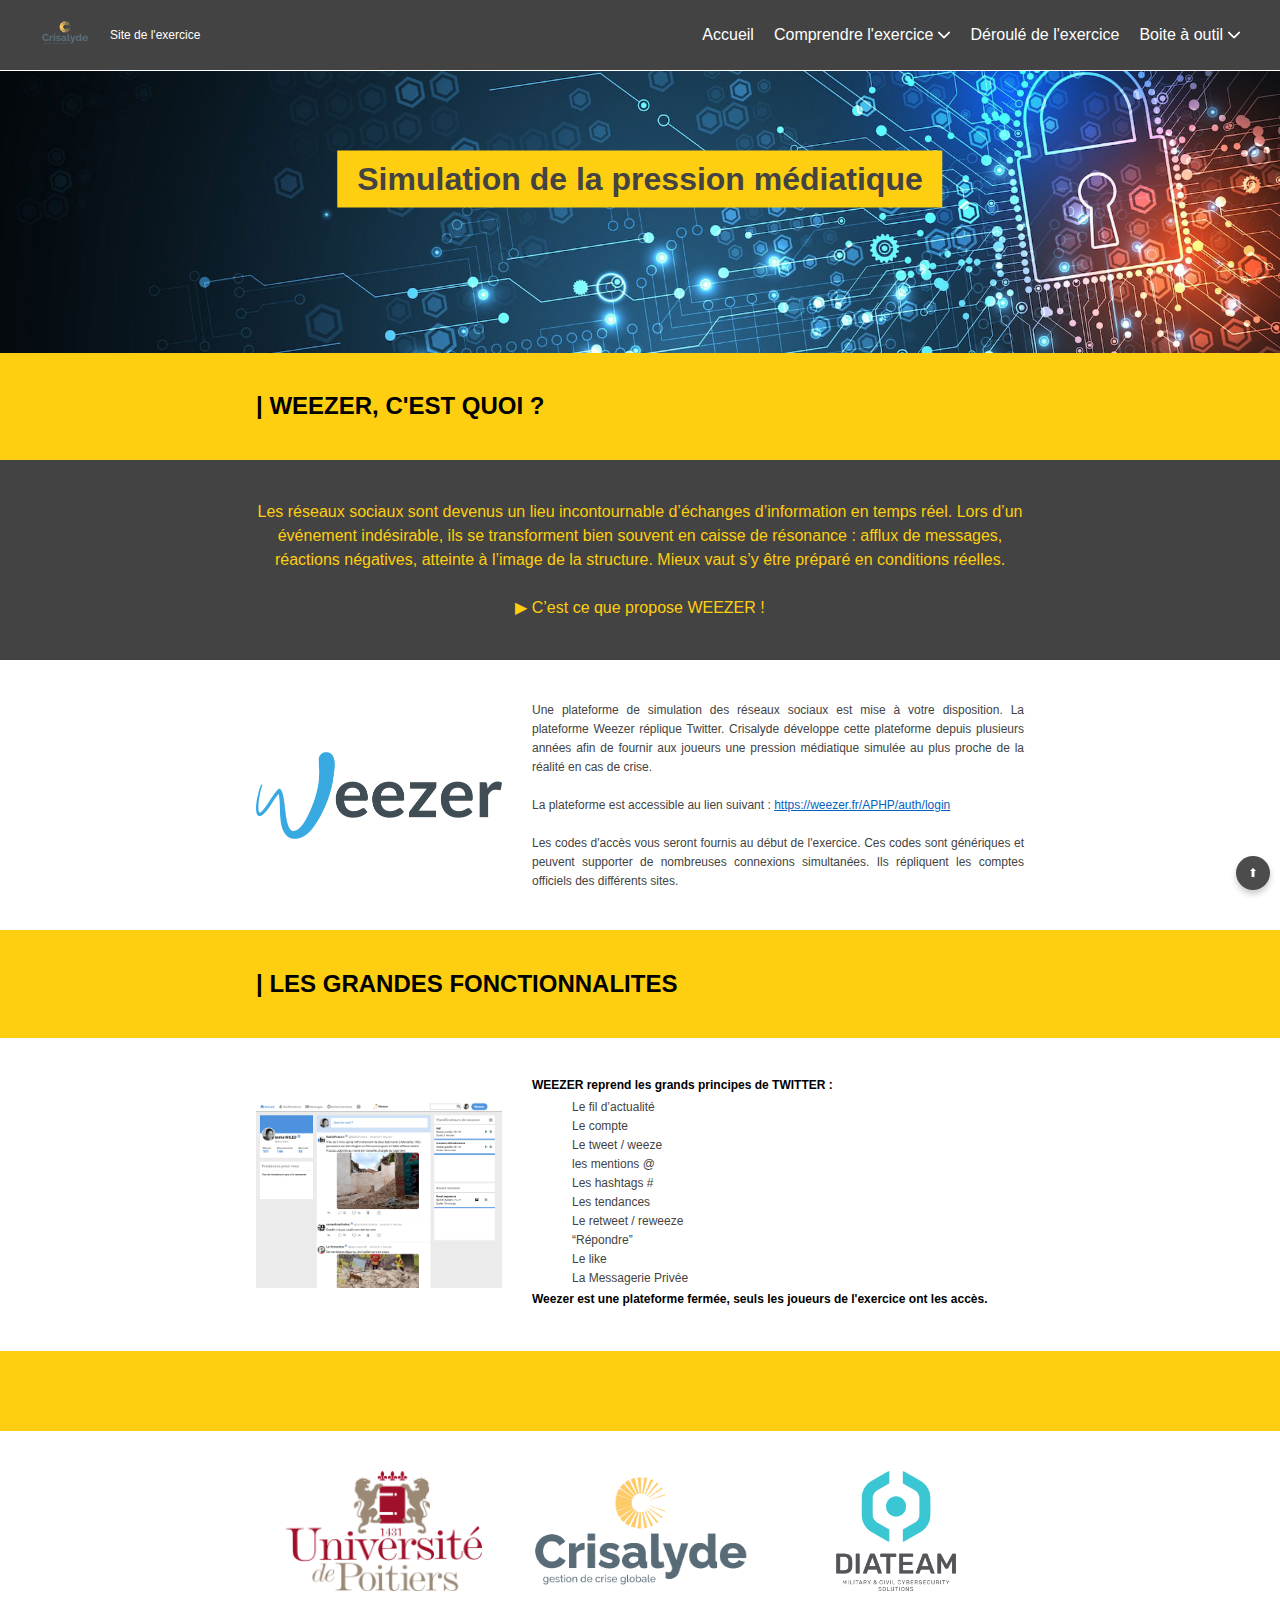
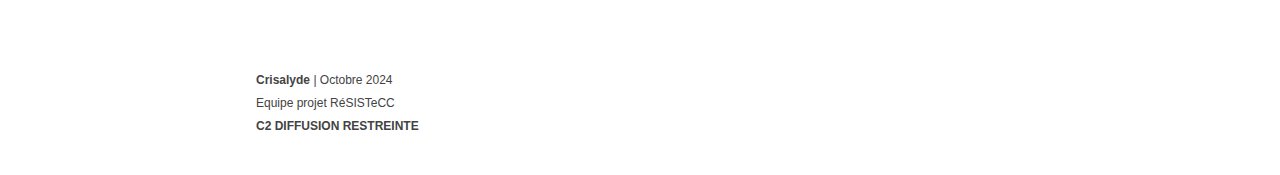
<file: pages/Page6.html>
<!DOCTYPE html>
<html lang="en">

<head>
    <meta charset="UTF-8">
    <meta name="viewport" content="width=device-width, initial-scale=1.0">
    <title>Document</title>
    <link rel="stylesheet" href="./../index.css">
    <link rel="stylesheet" href="./../header.css">
    <link rel="stylesheet" href="./../drawer.css">
</head>

<body>
    <!-- /////////////////////////////////// HEADER /////////////////////////////////// -->
    <nav id="navbar" class="navbar">
        <div class="navbar-brand">
            <a href="index.html"><img class="navbar-logo" src="./../data/logo2.png" alt="logo"></a>
            <span class="navbar-title">Site de l'exercice</span>
        </div>
        <div class="navbar-links">
            <div class="dropdown-toggle">
                <a class="navbar-link" href="index.html">Accueil</a>
            </div>
            <div class="dropdown">
                <div class="dropdown-toggle">
                    <a class="navbar-link" href="about.html">Comprendre l'exercice</a>
                    <img class="dropdown-arrow" src="./../data/arrow-down.png" alt="arrow-down">
                </div>
                <div class="dropdown-content">
                    <a href="./Page1.html">Comprendre lexercice Résistecc</a>
                    <a href="./Page2.html">Conventions d'exercice</a>
                    <a href="./Page3.html">Rôle des joueurs</a>
                    <a href="./Page4.html">Rôle de l'observateur</a>
                    <a href="./Page5.html">Rôle de la cellule animation</a>
                    <a href="./Page6.html">Weezer pression médiatique</a>
                </div>
            </div>
            <div class="dropdown-toggle">
                <a class="navbar-link" href="./Page7.html">Déroulé de l'exercice</a>
            </div>
            <div class="dropdown">
                <div class="dropdown-toggle">
                    <a class="navbar-link" href="about.html">Boite à outil</a>
                    <img class="dropdown-arrow" src="./../data/arrow-down.png" alt="arrow-down">
                </div>
                <div class="dropdown-content">
                    <a href="./Page8.html">La cellule de crise face à la cyber attaque</a>
                    <a href="./Page9.html">Organisation des cellules</a>
                    <a href="./Page10.html">La communication interne durant la crise</a>
                    <a href="./Page11.html">Les points de situation</a>
                    <a href="./Page12.html">Glossaire de la cyber</a>
                    <a href="./Page13.html">Pour aller plus loin</a>
                </div>
            </div>
        </div>
    </nav>
    <!-- /////////////////////////////// MENU RESPONSIVE ////////////////////////////// -->
    <button class="burger-button" onclick="toggleDrawer()">☰</button>
    <div class="drawer-background" id="drawer-background" onclick="toggleDrawer()"></div>
    <div class="drawer" id="drawer">
        <button class="close-button" onclick="toggleDrawer()">×</button>
        <nav class="drawer-nav">
            <div class="drawer-brand">
                <a href="./../index.html"><img class="drawer-logo" src="./../data/crisalyde-vertical-white.png"
                        alt="logo"></a>
            </div>
            <div class="drawer-links">
                <div class="drawer-link">
                    <a href="./../index.html">Accueil</a>
                </div>
                <div class="drawer-dropdown">
                    <div class="drawer-dropdown-toggle" onclick="toggleDropdown(this)">
                        <div class="drawer-link-text">Comprendre l'exercice</div>
                        <img class="drawer-dropdown-arrow" src="./../data/arrow-down.png" alt="arrow-down">
                    </div>
                    <div class="drawer-dropdown-content">
                        <a href="./Page1.html">Comprendre lexercice Résistecc</a>
                        <a href="./Page2.html">Conventions d'exercice</a>
                        <a href="./Page3.html">Rôle des joueurs</a>
                        <a href="./Page4.html">Rôle de l'observateur</a>
                        <a href="./Page5.html">Rôle de la cellule animation</a>
                        <a href="./Page6.html">Weezer pression médiatique</a>
                    </div>
                </div>
                <div class="drawer-link">
                    <a href="./Page7.html">Déroulé de l'exercice</a>
                </div>
                <div class="drawer-dropdown">
                    <div class="drawer-dropdown-toggle" onclick="toggleDropdown(this)">
                        <div class="drawer-link-text">Boite à outil</div>
                        <img class="drawer-dropdown-arrow" src="./../data/arrow-down.png" alt="arrow-down">
                    </div>
                    <div class="drawer-dropdown-content">
                        <a href="./Page8.html">La cellule de crise face à la cyber attaque</a>
                        <a href="./Page9.html">Organisation des cellules</a>
                        <a href="./Page10.html">La communication interne durant la crise</a>
                        <a href="./Page11.html">Les points de situation</a>
                        <a href="./Page12.html">Glossaire de la cyber</a>
                        <a href="./Page13.html">Pour aller plus loin</a>
                    </div>
                </div>
            </div>
        </nav>
    </div>
    <!-- /////////////////////////////////// BANDEAU /////////////////////////////////// -->
    <header class="bandeau">
        <img src="./../data/header.jpg" alt="header">
        <h1>Simulation de la pression médiatique</h1>
    </header>
    <!-- /////////////////////////////////// SECTION 1 /////////////////////////////////// -->
    <div class="yellow-background">
        <section class="section-yellow-two">
            <h2>| WEEZER, C'EST QUOI ?</h2>
        </section>
    </div>
    <!-- /////////////////////////////////// SECTION 2 /////////////////////////////////// -->
    <div style="background-color: rgba(67, 67, 67, 1)">
        <section>
            <div style="text-align: center;font-size: 16px;color: #fece10;line-height: 24px;">Les réseaux sociaux sont
                devenus un lieu
                incontournable
                d’échanges
                d’information en temps réel. Lors d’un
                événement indésirable, ils se transforment bien souvent en caisse de résonance : afflux de messages,
                réactions négatives, atteinte à l’image de la structure. Mieux vaut s’y être préparé en conditions
                réelles.
                <br><br>
                ▶︎ C’est ce que propose WEEZER !
            </div>
        </section>
    </div>
    <!-- /////////////////////////////////// SECTION 3 /////////////////////////////////// -->
    <section class="flex-gap">
        <div class="img-container">
            <img style="width: 100%;" src="./../data/resisteccImage12.png" alt="resistec">
        </div>
        <div style="flex: 2;">
            <span>Une plateforme de simulation des réseaux sociaux est mise à votre disposition. La plateforme Weezer
                réplique Twitter. Crisalyde développe cette plateforme depuis plusieurs années afin de fournir aux
                joueurs une pression médiatique simulée au plus proche de la réalité en cas de crise.
                <br><br>
                La plateforme est accessible au lien suivant : <a target="_blank" style="color: #0562c1;"
                    href="https://weezer.fr/APHP/auth/login">https://weezer.fr/APHP/auth/login</a>
                <br><br>
                Les codes d'accès vous seront fournis au début de l'exercice. Ces codes sont génériques et peuvent
                supporter de nombreuses connexions simultanées. Ils répliquent les comptes officiels des différents
                sites.
            </span>
        </div>
    </section>
    <!-- /////////////////////////////////// SECTION 4 /////////////////////////////////// -->
    <div class="yellow-background">
        <section class="section-yellow-two">
            <h2>| LES GRANDES FONCTIONNALITES</h2>
        </section>
    </div>
    <!-- /////////////////////////////////// SECTION 3 /////////////////////////////////// -->
    <section class="flex-gap">
        <div class="img-container">
            <img style="width: 100%;" src="./../data/resisteccImage13.png" alt="resistec">
        </div>
        <div style="flex: 2;">
            <div style="font-size: 12px;margin-bottom: 5px;font-weight: bold;">WEEZER reprend les grands principes de
                TWITTER :</div>
            <div style="margin-left: 40px;">
                <span>
                    Le fil d’actualité
                    <br>
                    Le compte
                    <br>
                    Le tweet / weeze
                    <br>
                    les mentions @
                    <br>
                    Les hashtags #
                    <br>
                    Les tendances
                    <br>
                    Le retweet / reweeze
                    <br>
                    “Répondre”
                    <br>
                    Le like
                    <br>
                    La Messagerie Privée</span>
            </div>
            <div style="font-size: 12px;margin-bottom: 5px;font-weight: bold;margin-top: 5px;">Weezer est une
                plateforme fermée, seuls
                les joueurs de l'exercice ont les accès. </div>
        </div>
    </section>
    <!-- /////////////////////////////////// SECTION 7 /////////////////////////////////// -->
    <div class="yellow-background">
        <section class="section-yellow-two">
        </section>
    </div>
    <!-- /////////////////////////////////// FOOTER /////////////////////////////////// -->
    <footer>
        <section class="logo-section">
            <img style="flex: 1; object-fit: contain;" src="./../data/logo1.png" alt="poitiers">
            <img style="flex: 1; object-fit: contain;" src="./../data/logo2.png" alt="poitiers">
            <img style="flex: 1; object-fit: contain;" src="./../data/logo3.png" alt="poitiers">
        </section>
        <section class="footer">
            <span><strong>Crisalyde </strong>| Octobre 2024</span>
            <span>Equipe projet RéSISTeCC</span>
            <span><strong>C2 DIFFUSION RESTREINTE</strong></span>
        </section>
    </footer>
    <button id="backToTopBtn" onclick="scrollToTop()">⬆</button>
    <script src="./../script.js"></script>
</body>

</html>
</file>
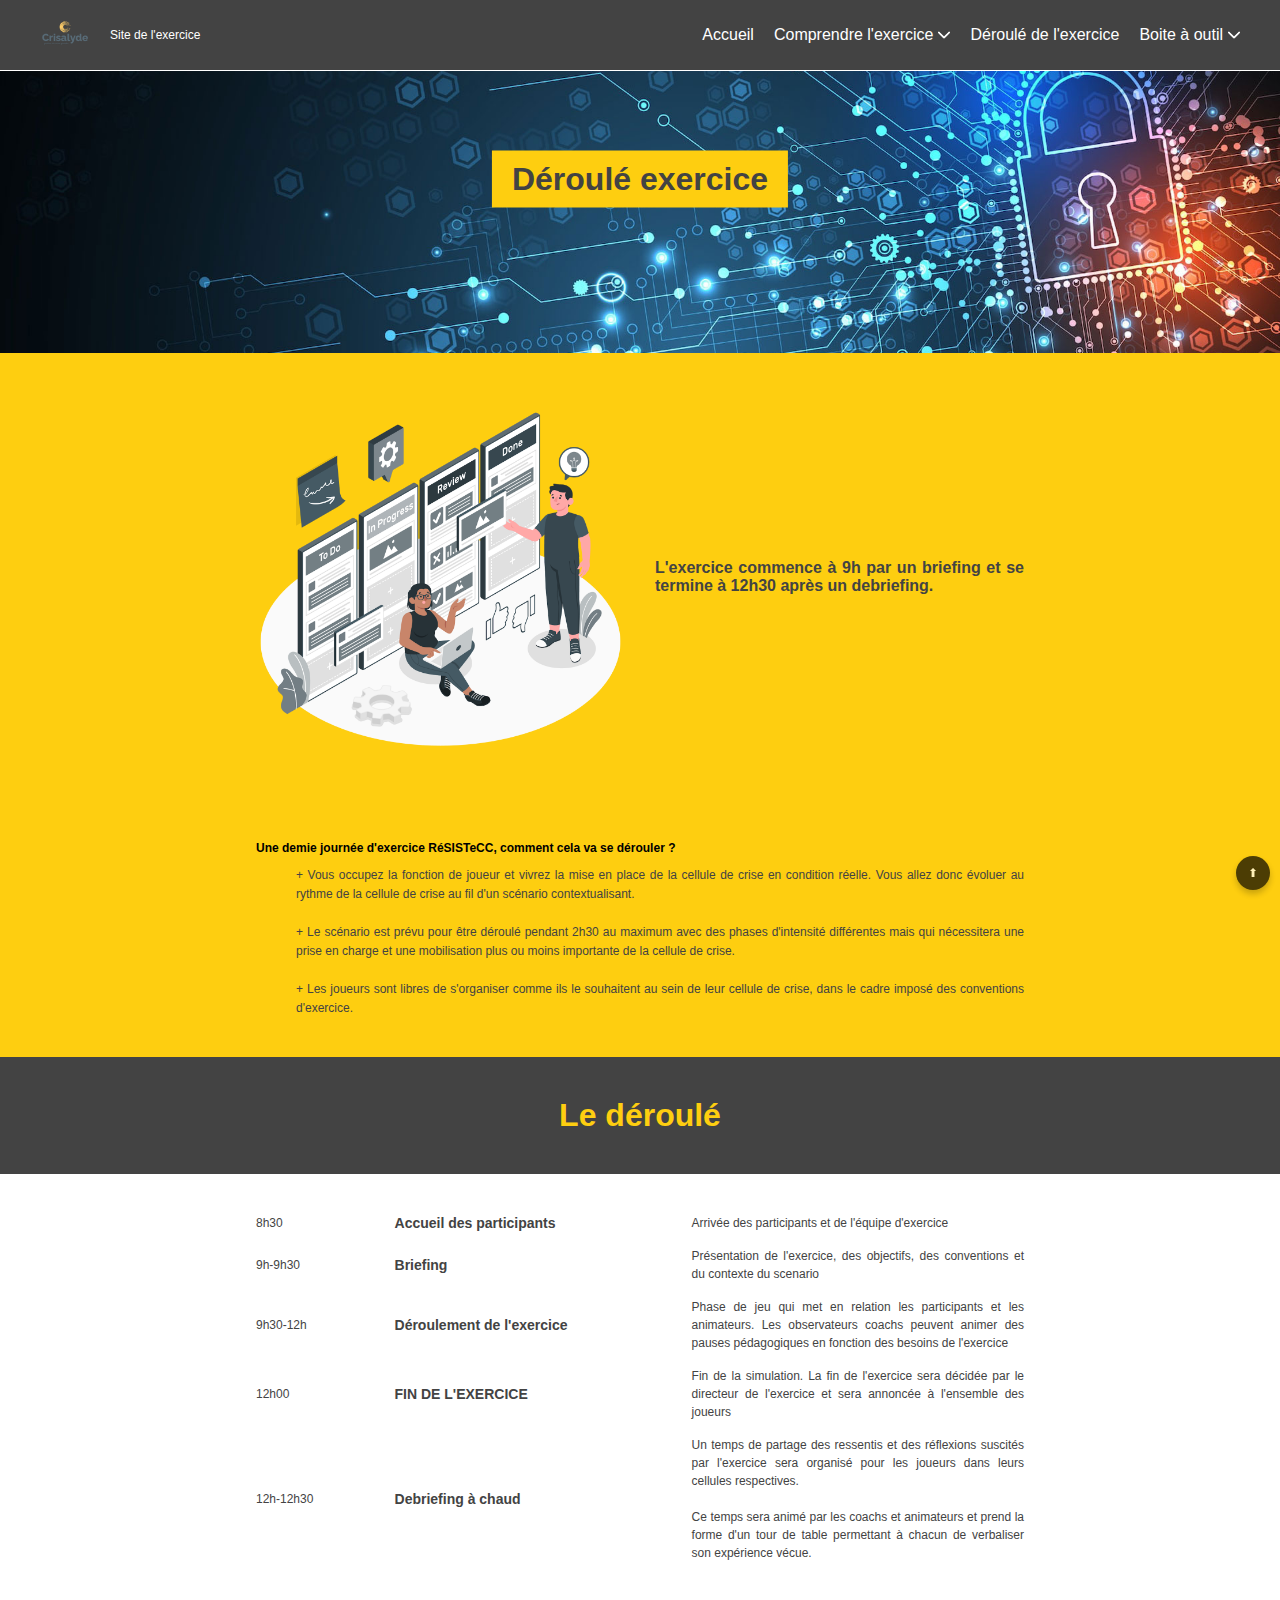
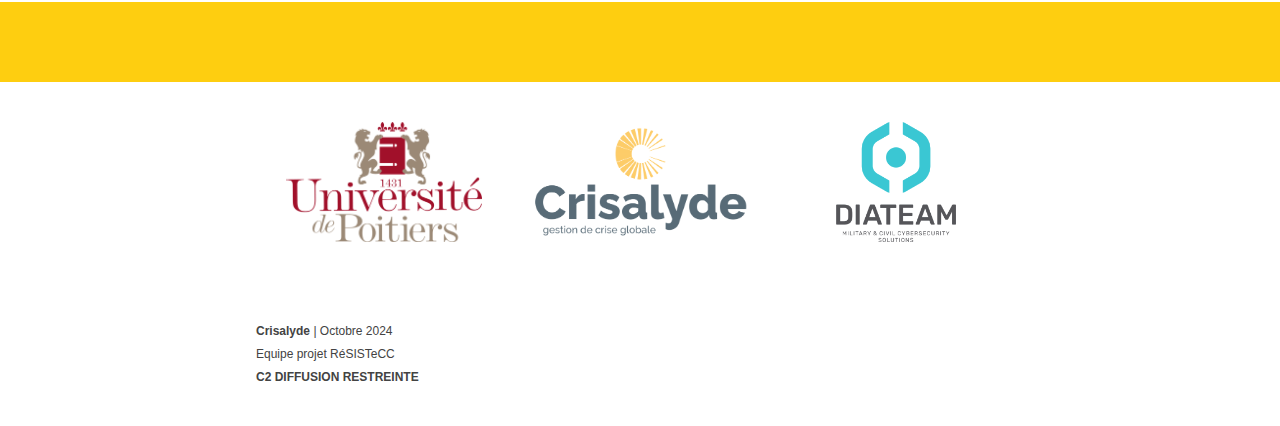
<file: pages/Page7.html>
<!DOCTYPE html>
<html lang="en">

<head>
    <meta charset="UTF-8">
    <meta name="viewport" content="width=device-width, initial-scale=1.0">
    <title>Document</title>
    <link rel="stylesheet" href="./../index.css">
    <link rel="stylesheet" href="./../header.css">
    <link rel="stylesheet" href="./../drawer.css">
</head>

<body>
    <!-- /////////////////////////////////// HEADER /////////////////////////////////// -->
    <nav id="navbar" class="navbar">
        <div class="navbar-brand">
            <a href="./../index.html"><img class="navbar-logo" src="./../data/logo2.png" alt="logo"></a>
            <span class="navbar-title">Site de l'exercice</span>
        </div>
        <div class="navbar-links">
            <div class="dropdown-toggle">
                <a class="navbar-link" href="./../index.html">Accueil</a>
            </div>
            <div class="dropdown">
                <div class="dropdown-toggle">
                    <a class="navbar-link" href="about.html">Comprendre l'exercice</a>
                    <img class="dropdown-arrow" src="./../data/arrow-down.png" alt="arrow-down">
                </div>
                <div class="dropdown-content">
                    <a href="./Page1.html">Comprendre lexercice Résistecc</a>
                    <a href="./Page2.html">Conventions d'exercice</a>
                    <a href="./Page3.html">Rôle des joueurs</a>
                    <a href="./Page4.html">Rôle de l'observateur</a>
                    <a href="./Page5.html">Rôle de la cellule animation</a>
                    <a href="./Page6.html">Weezer pression médiatique</a>
                </div>
            </div>
            <div class="dropdown-toggle">
                <a class="navbar-link" href="./Page7.html">Déroulé de l'exercice</a>
            </div>
            <div class="dropdown">
                <div class="dropdown-toggle">
                    <a class="navbar-link" href="about.html">Boite à outil</a>
                    <img class="dropdown-arrow" src="./../data/arrow-down.png" alt="arrow-down">
                </div>
                <div class="dropdown-content">
                    <a href="./Page8.html">La cellule de crise face à la cyber attaque</a>
                    <a href="./Page9.html">Organisation des cellules</a>
                    <a href="./Page10.html">La communication interne durant la crise</a>
                    <a href="./Page11.html">Les points de situation</a>
                    <a href="./Page12.html">Glossaire de la cyber</a>
                    <a href="./Page13.html">Pour aller plus loin</a>
                </div>
            </div>
        </div>
    </nav>
    <!-- /////////////////////////////// MENU RESPONSIVE ////////////////////////////// -->
    <button class="burger-button" onclick="toggleDrawer()">☰</button>
    <div class="drawer-background" id="drawer-background" onclick="toggleDrawer()"></div>
    <div class="drawer" id="drawer">
        <button class="close-button" onclick="toggleDrawer()">×</button>
        <nav class="drawer-nav">
            <div class="drawer-brand">
                <a href="./../index.html"><img class="drawer-logo" src="./../data/crisalyde-vertical-white.png"
                        alt="logo"></a>
            </div>
            <div class="drawer-links">
                <div class="drawer-link">
                    <a href="./../index.html">Accueil</a>
                </div>
                <div class="drawer-dropdown">
                    <div class="drawer-dropdown-toggle" onclick="toggleDropdown(this)">
                        <div class="drawer-link-text">Comprendre l'exercice</div>
                        <img class="drawer-dropdown-arrow" src="./../data/arrow-down.png" alt="arrow-down">
                    </div>
                    <div class="drawer-dropdown-content">
                        <a href="./Page1.html">Comprendre lexercice Résistecc</a>
                        <a href="./Page2.html">Conventions d'exercice</a>
                        <a href="./Page3.html">Rôle des joueurs</a>
                        <a href="./Page4.html">Rôle de l'observateur</a>
                        <a href="./Page5.html">Rôle de la cellule animation</a>
                        <a href="./Page6.html">Weezer pression médiatique</a>
                    </div>
                </div>
                <div class="drawer-link">
                    <a href="./Page7.html">Déroulé de l'exercice</a>
                </div>
                <div class="drawer-dropdown">
                    <div class="drawer-dropdown-toggle" onclick="toggleDropdown(this)">
                        <div class="drawer-link-text">Boite à outil</div>
                        <img class="drawer-dropdown-arrow" src="./../data/arrow-down.png" alt="arrow-down">
                    </div>
                    <div class="drawer-dropdown-content">
                        <a href="./Page8.html">La cellule de crise face à la cyber attaque</a>
                        <a href="./Page9.html">Organisation des cellules</a>
                        <a href="./Page10.html">La communication interne durant la crise</a>
                        <a href="./Page11.html">Les points de situation</a>
                        <a href="./Page12.html">Glossaire de la cyber</a>
                        <a href="./Page13.html">Pour aller plus loin</a>
                    </div>
                </div>
            </div>
        </nav>
    </div>
    <!-- /////////////////////////////////// BANDEAU /////////////////////////////////// -->
    <header class="bandeau">
        <img src="./../data/header.jpg" alt="header">
        <h1>Déroulé exercice</h1>
    </header>
    <!-- /////////////////////////////////// SECTION 2 /////////////////////////////////// -->
    <div class="yellow-background">
        <section class="flex-gap">
            <div style="flex: 2; display: flex;align-items: center;">
                <img style="width: 100%;" src="./../data/resisteccImage14.png" alt="resistec">
            </div>
            <div style="flex: 2;display: flex;align-items: center;">
                <span style="font-size: 16px;font-weight: bold;">L'exercice commence à 9h par un briefing et se termine
                    à
                    12h30 après un
                    debriefing.
                </span>
            </div>
        </section>
    </div>
    <!-- /////////////////////////////////// SECTION 3 /////////////////////////////////// -->
    <div class="yellow-background">
        <section>
            <h2 style="font-size: 12px;margin-bottom: 10px;">Une demie journée d'exercice RéSISTeCC, comment cela va se
                dérouler ? </h2>
            <div style="margin-left: 40px;">
                <span>+ Vous occupez la fonction de joueur et vivrez la mise en place de la cellule de crise en
                    condition
                    réelle. Vous allez donc évoluer au rythme de la cellule de crise au fil d'un scénario
                    contextualisant.
                    <br><br>
                    + Le scénario est prévu pour être déroulé pendant 2h30 au maximum avec des phases d'intensité
                    différentes
                    mais qui nécessitera une prise en charge et une mobilisation plus ou moins importante de la cellule
                    de
                    crise.
                    <br><br>
                    + Les joueurs sont libres de s'organiser comme ils le souhaitent au sein de leur cellule de crise,
                    dans
                    le
                    cadre imposé des conventions d'exercice. </span>
            </div>
        </section>
    </div>
    <!-- /////////////////////////////////// SECTION 4 /////////////////////////////////// -->
    <div class="dark-section">
        <section style="display: flex;align-items: center;justify-content: center;">
            <h1 style="color: #fece10;">Le déroulé</h1>
        </section>
    </div>
    <!-- /////////////////////////////////// SECTION 5 /////////////////////////////////// -->
    <section style="display: flex;flex-direction: column;gap: 15px;">
        <div class="tab-container">
            <div style="flex: 5;display: flex;justify-content: space-between;">
                <span style="flex: 2;">8h30</span>
                <span style="flex: 4;font-size: 14px;font-weight: bold;">Accueil des participants</span>
            </div>
            <span style="flex: 4;">Arrivée des participants et de l'équipe d'exercice</span>
        </div>
        <div class="tab-container">
            <div style="flex: 5;display: flex;justify-content: space-between;">
                <span style="flex: 2;">9h-9h30</span>
                <span style="flex: 4;font-size: 14px;font-weight: bold;">Briefing</span>
            </div>
            <span style="flex: 4;">Présentation de l'exercice, des objectifs, des conventions et du contexte du
                scenario</span>
        </div>
        <div class="tab-container">
            <div style="flex: 5;display: flex;justify-content: space-between;">
                <span style="flex: 2;">9h30-12h</span>
                <span style="flex: 4;font-size: 14px;font-weight: bold;">Déroulement de l'exercice</span>
            </div>
            <span style="flex: 4;">Phase de jeu qui met en relation les participants et les animateurs. Les observateurs
                coachs peuvent animer des pauses pédagogiques en fonction des besoins de l'exercice</span>
        </div>
        <div class="tab-container">
            <div style="flex: 5;display: flex;justify-content: space-between;">
                <span style="flex: 2;">12h00</span>
                <span style="flex: 4;font-size: 14px;font-weight: bold;">FIN DE L'EXERCICE</span>
            </div>
            <span style="flex: 4;">Fin de la simulation. La fin de l'exercice sera décidée par le directeur de
                l'exercice et sera annoncée à l'ensemble des joueurs</span>
        </div>
        <div class="tab-container">
            <div style="flex: 5;display: flex;justify-content: space-between;">
                <span style="flex: 2;">12h-12h30</span>
                <span style="flex: 4;font-size: 14px;font-weight: bold;">Debriefing à chaud</span>
            </div>
            <span style="flex: 4;">Un temps de partage des ressentis et des réflexions suscités par l'exercice sera
                organisé pour les joueurs dans leurs cellules respectives.
                <br><br>
                Ce temps sera animé par les coachs et animateurs et prend la forme d'un tour de table permettant à
                chacun de verbaliser son expérience vécue.</span>
        </div>
    </section>
    <!-- /////////////////////////////////// SECTION 7 /////////////////////////////////// -->
    <div class="yellow-background">
        <section class="section-yellow-two">
        </section>
    </div>
    <!-- /////////////////////////////////// FOOTER /////////////////////////////////// -->
    <footer>
        <section class="logo-section">
            <img style="flex: 2; object-fit: contain;" src="./../data/logo1.png" alt="poitiers">
            <img style="flex: 2; object-fit: contain;" src="./../data/logo2.png" alt="poitiers">
            <img style="flex: 2; object-fit: contain;" src="./../data/logo3.png" alt="poitiers">
        </section>
        <section class="footer">
            <span><strong>Crisalyde </strong>| Octobre 2024</span>
            <span>Equipe projet RéSISTeCC</span>
            <span><strong>C2 DIFFUSION RESTREINTE</strong></span>
        </section>
    </footer>
    <button id="backToTopBtn" onclick="scrollToTop()">⬆</button>
    <script src="./../script.js"></script>
</body>

</html>
</file>
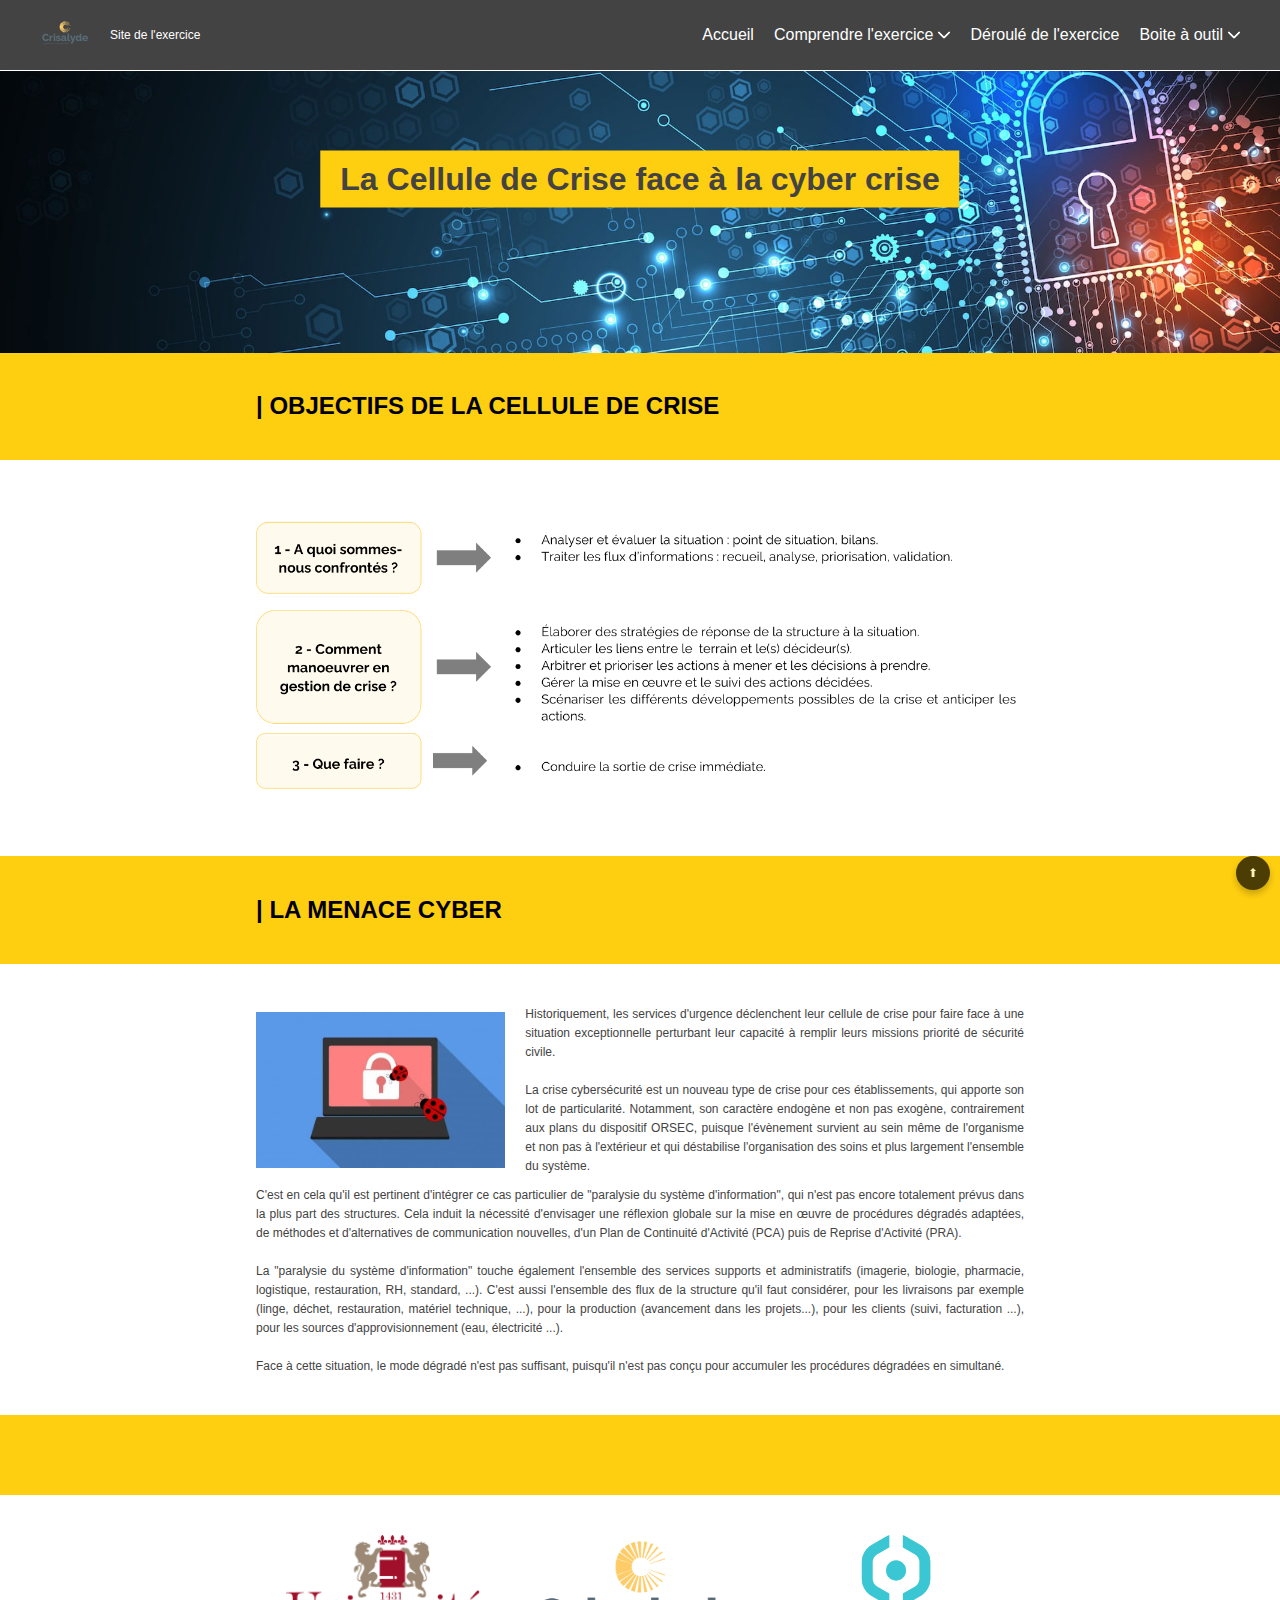
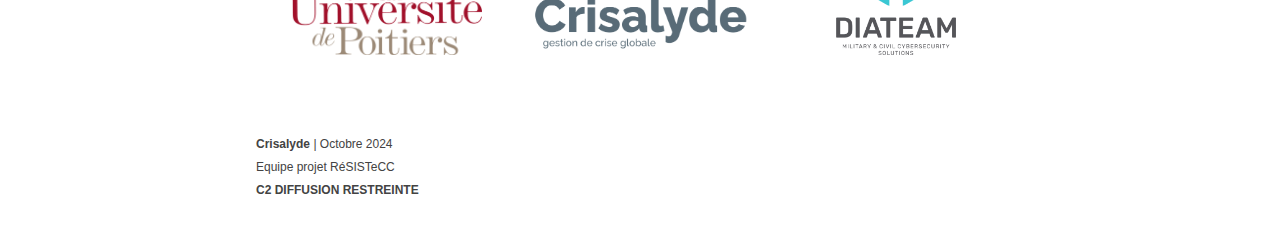
<file: pages/Page8.html>
<!DOCTYPE html>
<html lang="en">

<head>
    <meta charset="UTF-8">
    <meta name="viewport" content="width=device-width, initial-scale=1.0">
    <title>Document</title>
    <link rel="stylesheet" href="./../index.css">
    <link rel="stylesheet" href="./../header.css">
    <link rel="stylesheet" href="./../drawer.css">
</head>

<body>

    <!-- /////////////////////////////////// HEADER /////////////////////////////////// -->
    <nav id="navbar" class="navbar">
        <div class="navbar-brand">
            <a href="./../index.html"><img class="navbar-logo" src="./../data/logo2.png" alt="logo"></a>
            <span class="navbar-title">Site de l'exercice</span>
        </div>
        <div class="navbar-links">
            <div class="dropdown-toggle">
                <a class="navbar-link" href="./../index.html">Accueil</a>
            </div>
            <div class="dropdown">
                <div class="dropdown-toggle">
                    <a class="navbar-link" href="about.html">Comprendre l'exercice</a>
                    <img class="dropdown-arrow" src="./../data/arrow-down.png" alt="arrow-down">
                </div>
                <div class="dropdown-content">
                    <a href="./Page1.html">Comprendre lexercice Résistecc</a>
                    <a href="./Page2.html">Conventions d'exercice</a>
                    <a href="./Page3.html">Rôle des joueurs</a>
                    <a href="./Page4.html">Rôle de l'observateur</a>
                    <a href="./Page5.html">Rôle de la cellule animation</a>
                    <a href="./Page6.html">Weezer pression médiatique</a>
                </div>
            </div>
            <div class="dropdown-toggle">
                <a class="navbar-link" href="./Page7.html">Déroulé de l'exercice</a>
            </div>
            <div class="dropdown">
                <div class="dropdown-toggle">
                    <a class="navbar-link" href="about.html">Boite à outil</a>
                    <img class="dropdown-arrow" src="./../data/arrow-down.png" alt="arrow-down">
                </div>
                <div class="dropdown-content">
                    <a href="./Page8.html">La cellule de crise face à la cyber attaque</a>
                    <a href="./Page9.html">Organisation des cellules</a>
                    <a href="./Page10.html">La communication interne durant la crise</a>
                    <a href="./Page11.html">Les points de situation</a>
                    <a href="./Page12.html">Glossaire de la cyber</a>
                    <a href="./Page13.html">Pour aller plus loin</a>
                </div>
            </div>
        </div>
    </nav>
    <!-- /////////////////////////////// MENU RESPONSIVE ////////////////////////////// -->
    <button class="burger-button" onclick="toggleDrawer()">☰</button>
    <div class="drawer-background" id="drawer-background" onclick="toggleDrawer()"></div>
    <div class="drawer" id="drawer">
        <button class="close-button" onclick="toggleDrawer()">×</button>
        <nav class="drawer-nav">
            <div class="drawer-brand">
                <a href="./../index.html"><img class="drawer-logo" src="./../data/crisalyde-vertical-white.png"
                        alt="logo"></a>
            </div>
            <div class="drawer-links">
                <div class="drawer-link">
                    <a href="./../index.html">Accueil</a>
                </div>
                <div class="drawer-dropdown">
                    <div class="drawer-dropdown-toggle" onclick="toggleDropdown(this)">
                        <div class="drawer-link-text">Comprendre l'exercice</div>
                        <img class="drawer-dropdown-arrow" src="./../data/arrow-down.png" alt="arrow-down">
                    </div>
                    <div class="drawer-dropdown-content">
                        <a href="./Page1.html">Comprendre lexercice Résistecc</a>
                        <a href="./Page2.html">Conventions d'exercice</a>
                        <a href="./Page3.html">Rôle des joueurs</a>
                        <a href="./Page4.html">Rôle de l'observateur</a>
                        <a href="./Page5.html">Rôle de la cellule animation</a>
                        <a href="./Page6.html">Weezer pression médiatique</a>
                    </div>
                </div>
                <div class="drawer-link">
                    <a href="./Page7.html">Déroulé de l'exercice</a>
                </div>
                <div class="drawer-dropdown">
                    <div class="drawer-dropdown-toggle" onclick="toggleDropdown(this)">
                        <div class="drawer-link-text">Boite à outil</div>
                        <img class="drawer-dropdown-arrow" src="./../data/arrow-down.png" alt="arrow-down">
                    </div>
                    <div class="drawer-dropdown-content">
                        <a href="./Page8.html">La cellule de crise face à la cyber attaque</a>
                        <a href="./Page9.html">Organisation des cellules</a>
                        <a href="./Page10.html">La communication interne durant la crise</a>
                        <a href="./Page11.html">Les points de situation</a>
                        <a href="./Page12.html">Glossaire de la cyber</a>
                        <a href="./Page13.html">Pour aller plus loin</a>
                    </div>
                </div>
            </div>
        </nav>
    </div>
    <!-- /////////////////////////////////// BANDEAU /////////////////////////////////// -->
    <header class="bandeau">
        <img src="./../data/header.jpg" alt="header">
        <h1>La Cellule de Crise face à la cyber crise</h1>
    </header>
    <!-- /////////////////////////////////// SECTION 1 /////////////////////////////////// -->
    <div class="yellow-background">
        <section class="section-yellow-two">
            <h2>| OBJECTIFS DE LA CELLULE DE CRISE</h2>
        </section>
    </div>
    <!-- /////////////////////////////////// SECTION 2 /////////////////////////////////// -->
    <section>
        <img style="width: 100%;" src="./../data/resisteccImage15.png" alt="resistecc">
    </section>
    <!-- /////////////////////////////////// SECTION 3 /////////////////////////////////// -->
    <div class="yellow-background">
        <section class="section-yellow-two">
            <h2>| LA MENACE CYBER</h2>
        </section>
    </div>
    <!-- /////////////////////////////////// SECTION 4 /////////////////////////////////// -->
    <section>
        <div class="img-txt-container">
            <div class="img-container">
                <img style="width: 100%;" src="./../data/resisteccImage16.jpg" alt="resistec">
            </div>
            <div style="flex: 2;">
                <span>Historiquement, les services d'urgence déclenchent leur cellule de crise pour faire face à une
                    situation exceptionnelle perturbant leur capacité à remplir leurs missions priorité de sécurité
                    civile.
                    <br><br>
                    La crise cybersécurité est un nouveau type de crise pour ces établissements, qui apporte son lot de
                    particularité. Notamment, son caractère endogène et non pas exogène, contrairement aux plans du
                    dispositif ORSEC, puisque l'évènement survient au sein même de l'organisme et non pas à l'extérieur
                    et
                    qui déstabilise l'organisation des soins et plus largement l'ensemble du système.
                </span>
            </div>
        </div>
        <span>C'est en cela qu'il est pertinent d'intégrer ce cas particulier de "paralysie du
            système d'information",
            qui n'est pas encore totalement prévus dans la plus part des structures. Cela induit la nécessité
            d'envisager une réflexion globale sur la mise en œuvre de procédures dégradés adaptées, de méthodes et
            d'alternatives de communication nouvelles, d'un Plan de Continuité d'Activité (PCA) puis de Reprise
            d'Activité (PRA).
            <br><br>
            La "paralysie du système d'information" touche également l'ensemble des services supports et administratifs
            (imagerie, biologie, pharmacie, logistique, restauration, RH, standard, ...). C'est aussi l'ensemble des
            flux de la structure qu'il faut considérer, pour les livraisons par exemple (linge, déchet, restauration,
            matériel technique, ...), pour la production (avancement dans les projets...), pour les clients (suivi,
            facturation ...), pour les sources d'approvisionnement (eau, électricité ...).
            <br><br>
            Face à cette situation, le mode dégradé n'est pas suffisant, puisqu'il n'est pas conçu pour accumuler les
            procédures dégradées en simultané.</span>
    </section>

    <!-- /////////////////////////////////// SECTION 7 /////////////////////////////////// -->
    <div class="yellow-background">
        <section class="section-yellow-two">
        </section>
    </div>
    <!-- /////////////////////////////////// FOOTER /////////////////////////////////// -->
    <footer>
        <section class="logo-section">
            <img style="flex: 1; object-fit: contain;" src="./../data/logo1.png" alt="poitiers">
            <img style="flex: 1; object-fit: contain;" src="./../data/logo2.png" alt="poitiers">
            <img style="flex: 1; object-fit: contain;" src="./../data/logo3.png" alt="poitiers">
        </section>
        <section class="footer">
            <span><strong>Crisalyde </strong>| Octobre 2024</span>
            <span>Equipe projet RéSISTeCC</span>
            <span><strong>C2 DIFFUSION RESTREINTE</strong></span>
        </section>
    </footer>
    <button id="backToTopBtn" onclick="scrollToTop()">⬆</button>
    <script src="./../script.js"></script>
</body>

</html>
</file>
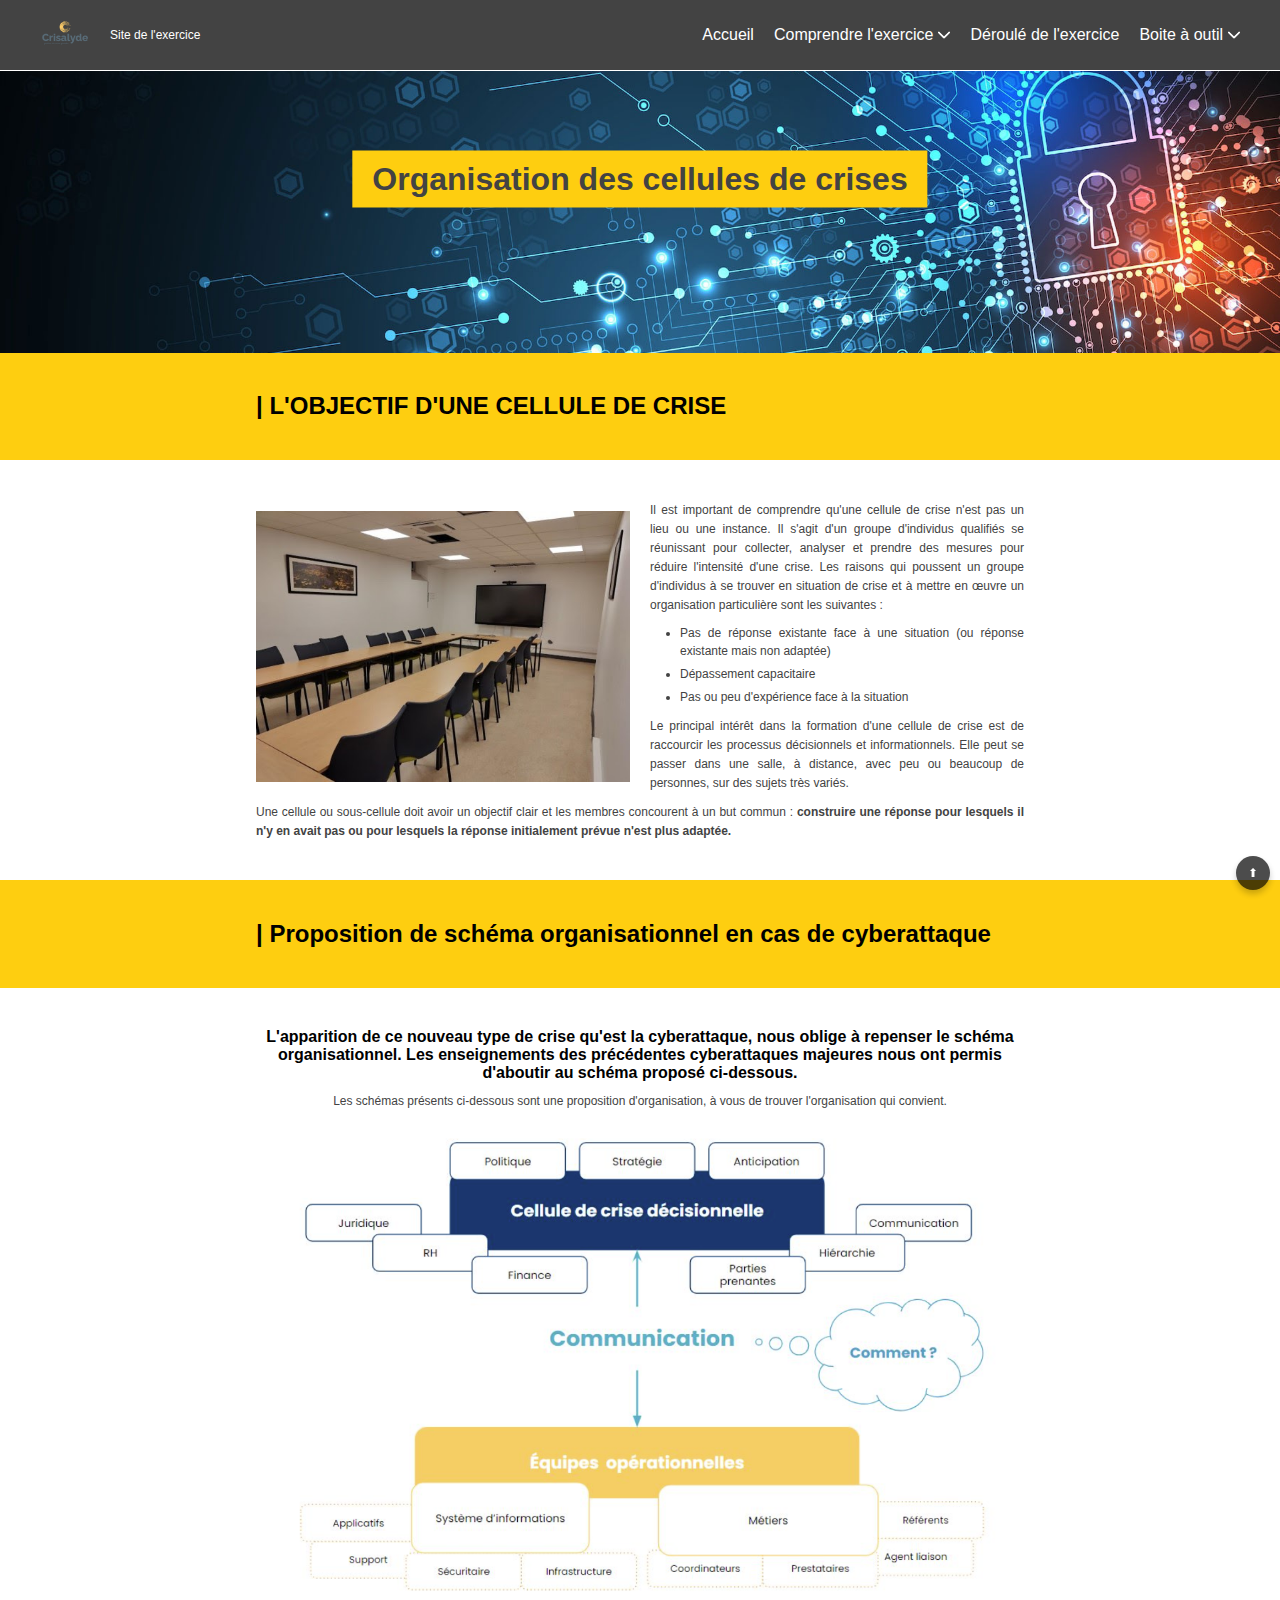
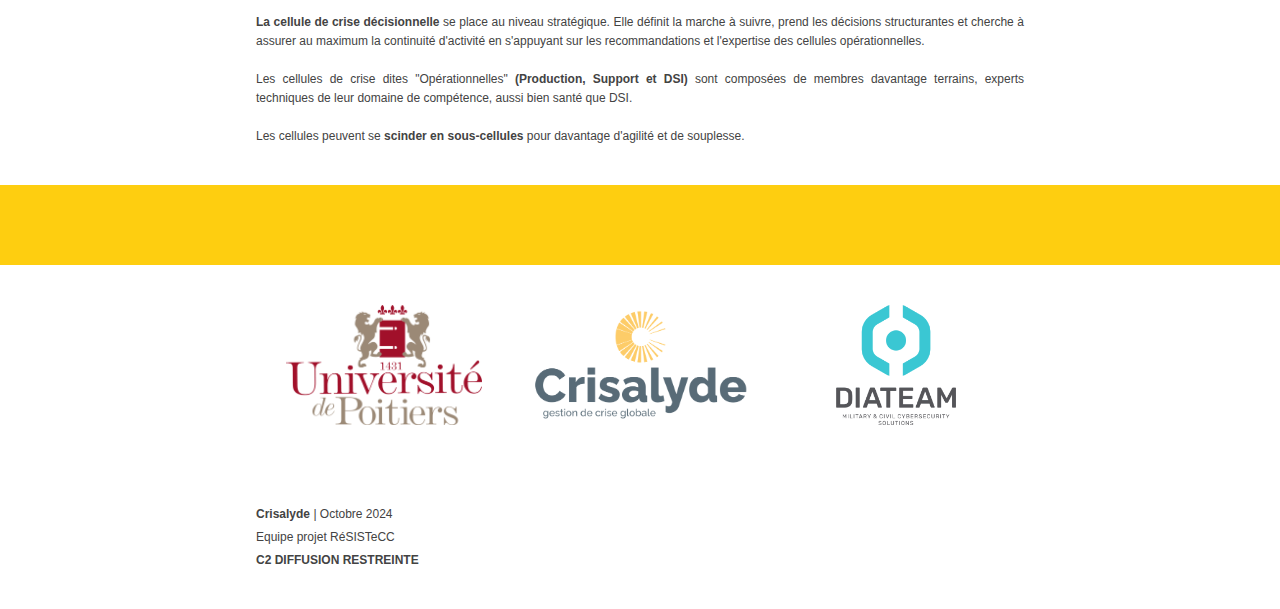
<file: pages/Page9.html>
<!DOCTYPE html>
<html lang="en">

<head>
    <meta charset="UTF-8">
    <meta name="viewport" content="width=device-width, initial-scale=1.0">
    <title>Document</title>
    <link rel="stylesheet" href="./../index.css">
    <link rel="stylesheet" href="./../header.css">
    <link rel="stylesheet" href="./../drawer.css">
</head>

<body>
    <!-- /////////////////////////////////// HEADER /////////////////////////////////// -->
    <nav id="navbar" class="navbar">
        <div class="navbar-brand">
            <a href="./../index.html"><img class="navbar-logo" src="./../data/logo2.png" alt="logo"></a>
            <span class="navbar-title">Site de l'exercice</span>
        </div>
        <div class="navbar-links">
            <div class="dropdown-toggle">
                <a class="navbar-link" href="./../index.html">Accueil</a>
            </div>
            <div class="dropdown">
                <div class="dropdown-toggle">
                    <a class="navbar-link" href="about.html">Comprendre l'exercice</a>
                    <img class="dropdown-arrow" src="./../data/arrow-down.png" alt="arrow-down">
                </div>
                <div class="dropdown-content">
                    <a href="./Page1.html">Comprendre lexercice Résistecc</a>
                    <a href="./Page2.html">Conventions d'exercice</a>
                    <a href="./Page3.html">Rôle des joueurs</a>
                    <a href="./Page4.html">Rôle de l'observateur</a>
                    <a href="./Page5.html">Rôle de la cellule animation</a>
                    <a href="./Page6.html">Weezer pression médiatique</a>
                </div>
            </div>
            <div class="dropdown-toggle">
                <a class="navbar-link" href="./Page7.html">Déroulé de l'exercice</a>
            </div>
            <div class="dropdown">
                <div class="dropdown-toggle">
                    <a class="navbar-link" href="about.html">Boite à outil</a>
                    <img class="dropdown-arrow" src="./../data/arrow-down.png" alt="arrow-down">
                </div>
                <div class="dropdown-content">
                    <a href="./Page8.html">La cellule de crise face à la cyber attaque</a>
                    <a href="./Page9.html">Organisation des cellules</a>
                    <a href="./Page10.html">La communication interne durant la crise</a>
                    <a href="./Page11.html">Les points de situation</a>
                    <a href="./Page12.html">Glossaire de la cyber</a>
                    <a href="./Page13.html">Pour aller plus loin</a>
                </div>
            </div>
        </div>
    </nav>
    <!-- /////////////////////////////// MENU RESPONSIVE ////////////////////////////// -->
    <button class="burger-button" onclick="toggleDrawer()">☰</button>
    <div class="drawer-background" id="drawer-background" onclick="toggleDrawer()"></div>
    <div class="drawer" id="drawer">
        <button class="close-button" onclick="toggleDrawer()">×</button>
        <nav class="drawer-nav">
            <div class="drawer-brand">
                <a href="./../index.html"><img class="drawer-logo" src="./../data/crisalyde-vertical-white.png"
                        alt="logo"></a>
            </div>
            <div class="drawer-links">
                <div class="drawer-link">
                    <a href="./../index.html">Accueil</a>
                </div>
                <div class="drawer-dropdown">
                    <div class="drawer-dropdown-toggle" onclick="toggleDropdown(this)">
                        <div class="drawer-link-text">Comprendre l'exercice</div>
                        <img class="drawer-dropdown-arrow" src="./../data/arrow-down.png" alt="arrow-down">
                    </div>
                    <div class="drawer-dropdown-content">
                        <a href="./Page1.html">Comprendre lexercice Résistecc</a>
                        <a href="./Page2.html">Conventions d'exercice</a>
                        <a href="./Page3.html">Rôle des joueurs</a>
                        <a href="./Page4.html">Rôle de l'observateur</a>
                        <a href="./Page5.html">Rôle de la cellule animation</a>
                        <a href="./Page6.html">Weezer pression médiatique</a>
                    </div>
                </div>
                <div class="drawer-link">
                    <a href="./Page7.html">Déroulé de l'exercice</a>
                </div>
                <div class="drawer-dropdown">
                    <div class="drawer-dropdown-toggle" onclick="toggleDropdown(this)">
                        <div class="drawer-link-text">Boite à outil</div>
                        <img class="drawer-dropdown-arrow" src="./../data/arrow-down.png" alt="arrow-down">
                    </div>
                    <div class="drawer-dropdown-content">
                        <a href="./Page8.html">La cellule de crise face à la cyber attaque</a>
                        <a href="./Page9.html">Organisation des cellules</a>
                        <a href="./Page10.html">La communication interne durant la crise</a>
                        <a href="./Page11.html">Les points de situation</a>
                        <a href="./Page12.html">Glossaire de la cyber</a>
                        <a href="./Page13.html">Pour aller plus loin</a>
                    </div>
                </div>
            </div>
        </nav>
    </div>
    <!-- /////////////////////////////////// BANDEAU /////////////////////////////////// -->
    <header class="bandeau">
        <img src="./../data/header.jpg" alt="header">
        <h1>Organisation des cellules de crises</h1>
    </header>
    <!-- /////////////////////////////////// SECTION 1 /////////////////////////////////// -->
    <div class="yellow-background">
        <section class="section-yellow-two">
            <h2>| L'OBJECTIF D'UNE CELLULE DE CRISE</h2>
        </section>
    </div>
    <!-- /////////////////////////////////// SECTION 2 /////////////////////////////////// -->
    <section>
        <div class="img-txt-container">
            <div class="img-container">
                <img style="width: 100%;" src="./../data/resisteccImage17.jpg" alt="resistec">
            </div>
            <div style="flex: 1;">
                <span>Il est important de comprendre qu'une cellule de crise n'est pas un lieu ou une instance. Il
                    s'agit d'un groupe d'individus qualifiés se réunissant pour collecter, analyser et prendre des
                    mesures pour réduire l'intensité d'une crise. Les raisons qui poussent un groupe d'individus à se
                    trouver en situation de crise et à mettre en œuvre un organisation particulière sont les suivantes :
                    <ul style="margin-left: 30px;margin-top: 10px;margin-bottom: 10px;">
                        <li style="margin-bottom: 5px;"> Pas de réponse existante face à une situation (ou réponse
                            existante mais non adaptée)</li>
                        <li style="margin-bottom: 5px;"> Dépassement capacitaire</li>
                        <li style="margin-bottom: 5px;"> Pas ou peu d'expérience face à la situation</li>
                    </ul>

                    Le principal intérêt dans la formation d'une cellule de crise est de raccourcir les processus
                    décisionnels et informationnels. Elle peut se passer dans une salle, à distance, avec peu ou
                    beaucoup de personnes, sur des sujets très variés.
                </span>
            </div>
        </div>
        <span>Une cellule ou sous-cellule doit avoir un objectif clair et les membres concourent à un but commun :
            <strong> construire une réponse pour lesquels il n'y en avait pas ou pour lesquels la réponse initialement
                prévue n'est plus adaptée.</strong></span>
    </section>
    <!-- /////////////////////////////////// SECTION 3 /////////////////////////////////// -->
    <div class="yellow-background">
        <section class="section-yellow-two">
            <h2>| Proposition de schéma organisationnel en cas de cyberattaque</h2>
        </section>
    </div>
    <!-- /////////////////////////////////// SECTION 4 /////////////////////////////////// -->
    <section style="display: flex;flex-direction: column;gap: 20px;">
        <div style="display: flex;flex-direction: column;align-items: center;gap: 10px;">
            <h3 style="font-size: 16px;text-align: center;">L'apparition de ce nouveau type de crise qu'est la
                cyberattaque,
                nous oblige à
                repenser le schéma
                organisationnel. Les enseignements des précédentes cyberattaques majeures nous ont permis d'aboutir au
                schéma proposé ci-dessous.</h3>
            <span style="text-align: center;">Les schémas présents ci-dessous sont une proposition d'organisation, à
                vous de
                trouver l'organisation qui
                convient.</span>
        </div>
        <img style="width: 100%;" src="./../data/resisteccImage18.png" alt="resistecc">
        <div>
            <span><strong>La cellule de crise décisionnelle</strong> se place au niveau stratégique. Elle définit la
                marche à suivre,
                prend les décisions structurantes et cherche à assurer au maximum la continuité d'activité en s'appuyant
                sur les recommandations et l'expertise des cellules opérationnelles.
                <br><br>
                Les cellules de crise dites "Opérationnelles" <strong>(Production, Support et DSI)</strong> sont
                composées de membres
                davantage terrains, experts techniques de leur domaine de compétence, aussi bien santé que DSI.
                <br><br>
                Les cellules peuvent se <strong>scinder en sous-cellules</strong> pour davantage d'agilité et de
                souplesse.</span>
        </div>
    </section>
    <!-- /////////////////////////////////// SECTION 7 /////////////////////////////////// -->
    <div class="yellow-background">
        <section class="section-yellow-two">
        </section>
    </div>
    <!-- /////////////////////////////////// FOOTER /////////////////////////////////// -->
    <footer>
        <section class="logo-section">
            <img style="flex: 1; object-fit: contain;" src="./../data/logo1.png" alt="poitiers">
            <img style="flex: 1; object-fit: contain;" src="./../data/logo2.png" alt="poitiers">
            <img style="flex: 1; object-fit: contain;" src="./../data/logo3.png" alt="poitiers">
        </section>
        <section class="footer">
            <span><strong>Crisalyde </strong>| Octobre 2024</span>
            <span>Equipe projet RéSISTeCC</span>
            <span><strong>C2 DIFFUSION RESTREINTE</strong></span>
        </section>
    </footer>
    <button id="backToTopBtn" onclick="scrollToTop()">⬆</button>
    <script src="./../script.js"></script>
</body>

</html>
</file>
<file: index.css>
* {
  margin: 0;
  padding: 0;
  box-sizing: border-box;
  font-family: Arial, Helvetica, sans-serif;
  text-align: justify;
}

section {
  padding: 40px 10%;
  max-width: 80%;
  margin: 0 auto;
}

span {
  font-size: 12px;
  line-height: 18px;
  color: #434343;
}

a {
  color: #434343;
}

.bandeau,
.bandeau-home {
  position: relative;
  margin-bottom: -5px;
}

.bandeau img,
.bandeau-home img {
  width: 100%;
}

.bandeau h1 {
  position: absolute;
  top: 50%;
  left: 50%;
  transform: translate(-50%, -50%);
  color: rgba(67, 67, 67, 1);
  background-color: #fece10;
  padding: 10px 20px;
}

.bandeau-home h1 {
  position: absolute;
  top: 50%;
  left: 50%;
  transform: translate(-50%, -50%);
  color: #00ff00;
  background-color: black;
  padding: 10px 20px;
  font-size: 45px;
}

.section-title {
  background-color: #ffce10;
  color: #434343;
  padding: 10px 20px;
  font-size: 35px;
  text-align: center;
}

.yellow-background {
  background-color: #fece10;
}

.section-yellow-one {
  display: flex;
  gap: 20px;
  background-color: #fece10;
  border-bottom: 2px solid rgb(206, 206, 206);
}

.section-image-container {
  flex: 1;
  display: flex;
  align-items: center;
}

.section-content {
  flex: 2;
}

.section-subtitle {
  color: #ffce10;
  background-color: #434343;
  padding: 2px 15px;
}

.section-description {
  display: block;
}

.section-logos {
  display: flex;
  height: 200px;
}

.logo {
  flex: 1;
  object-fit: contain;
}

.section-footer {
  display: flex;
  flex-direction: column;
  gap: 5px;
  color: black;
}

.slider {
  position: relative;
  margin: auto;
  overflow: hidden;
}

.slides {
  display: flex;
  transition: transform 0.5s ease;
}

.slides img {
  max-width: 100%;
  display: block;
}

button {
  position: absolute;
  /* top: 50%; */
  /* transform: translateY(-50%); */
  background-color: rgba(255, 255, 255, 0.8);
  border: none;
  cursor: pointer;
  padding: 10px;
  font-size: 18px;
}

.prev {
  left: 10px;
  border-radius: 100%;
  width: 40px;
  height: 40px;
  display: flex;
  align-items: center;
  justify-content: center;
}

.next {
  right: 10px;
  border-radius: 100%;
  width: 40px;
  height: 40px;
  display: flex;
  align-items: center;
  justify-content: center;
}

.next:hover,
.prev:hover {
  opacity: 0.7;
}

.logo-section {
  display: flex;
  height: 200px;
}

.title-bg-dark {
  color: #ffce10;
  background-color: #434343;
  padding: 2px 15px;
  margin-bottom: 20px;
}

.footer {
  display: flex;
  flex-direction: column;
  gap: 5px;
  color: black;
}

.flex-gap {
  display: flex;
  gap: 30px;
}

.dark-section {
  background-color: rgba(67, 67, 67, 1);
}

.dark-section-txt {
  flex: 2;
  color: white;
  font-size: 20px;
  line-height: 35px;
}

.tab-container {
  display: flex;
  align-items: center;
  gap: 20px;
}

.img-txt-container {
  display: flex;
  gap: 20px;
  margin-bottom: 10px;
}

.img-container {
  flex: 1;
  display: flex;
  align-items: center;
}

.table-container {
  width: 60%;
}

@media (max-width: 768px) {
  .navbar {
    display: none !important;
  }
  h1 {
    font-size: 20px !important;
  }
  h2 {
    font-size: 17px;
  }
  section {
    margin: 0;
    width: 100%;
    max-width: none;
    padding: 20px 5%;
  }
  .bandeau h1,
  .bandeau-home h1 {
    font-size: 12px !important;
    text-align: center;
  }
  .section-yellow-one {
    flex-direction: column;
  }
  .logo-section {
    flex-direction: column;
    height: auto;
    gap: 50px;
  }
  .logo-section img {
    width: 70%;
    margin: 0 auto;
  }
  .footer {
    text-align: center;
    display: flex;
    flex-direction: column;
    align-items: center;
  }
  .flex-gap {
    flex-direction: column;
  }
  .dark-section-txt {
    font-size: 13px;
    line-height: 20px;
  }
  .section-yellow-two h2 {
    text-align: start;
    font-size: 14px;
  }
  div img {
    max-width: 80%;
    margin: 0 auto;
  }
  .navbar-logo {
    width: 100% !important;
    max-width: 100% !important;
  }
  .tab-container {
    flex-direction: column;
    border: 1px solid black;
    padding: 10px;
  }
  .tab-container div {
    width: 100%;
    display: flex;
    flex-direction: column;
    align-items: center;
  }
  .img-txt-container {
    flex-direction: column;
  }
  .table-container {
    width: 100%;
    display: flex;
    flex-direction: column;
    align-items: center;
  }
}

#backToTopBtn {
  position: fixed;
  bottom: 10px;
  right: 10px;
  width: 34px;
  height: 34px;
  background-color: black;
  opacity: 0.7;
  color: white;
  border: none;
  border-radius: 50%;
  font-size: 12px;
  cursor: pointer;
  display: flex;
  align-items: center;
  justify-content: center;
  box-shadow: 0px 4px 6px rgba(0, 0, 0, 0.3);
}

#backToTopBtn:hover {
  opacity: 0.5;
}
</file>
<file: header.css>
#navbar {
  position: fixed;
  width: 100%;
  top: 0;
  left: 0;
  transition: background-color 0.3s ease;
  z-index: 1000;
  color: white;
  display: flex;
  padding: 20px 40px;
  align-items: center;
  justify-content: space-between;
  border-bottom: 1px solid white;
  background-color: #434343;
}

.navbar-scrolled {
  background-color: #434343 !important;
}

.navbar-brand {
  display: flex;
  align-items: center;
  gap: 20px;
}

.navbar-logo {
  width: 50px;
}

.navbar-title {
  color: white;
}

.navbar-links {
  display: flex;
  align-items: center;
  gap: 20px;
}

.navbar-link {
  color: white;
  text-decoration: none;
}

.dropdown {
  position: relative;
  display: inline-block;
}

.dropdown-toggle {
  display: flex;
  align-items: center;
  gap: 5px;
  justify-content: center;
  cursor: pointer;
}

.dropdown-toggle:hover {
  opacity: 0.7;
}

.dropdown-arrow {
  width: 12px;
}

.dropdown-content {
  visibility: hidden;
  opacity: 0;
  position: absolute;
  background-color: rgba(67, 67, 67, 1);
  min-width: 160px;
  box-shadow: 0px 8px 16px 0px rgba(0, 0, 0, 0.2);
  z-index: 1;
  top: calc(100% + 18px);
  left: 0;
  margin-top: 10px;
  transition: opacity 0.3s ease, visibility 0.3s ease;
  border-bottom-left-radius: 5px;
  border-bottom-right-radius: 5px;
}

.dropdown-content a {
  color: white;
  padding: 12px 16px;
  text-decoration: none;
  display: block;
  text-align: start !important;
}

.dropdown-content a:hover {
  background-color: rgb(119, 117, 117);
}

.dropdown:hover .dropdown-content {
  visibility: visible;
  opacity: 1;
  transition-delay: 0s;
}
</file>
<file: drawer.css>
.burger-button {
  position: fixed;
  top: 0px;
  left: 0px;
  background-color: #333;
  color: white;
  border: none;
  padding: 10px;
  font-size: 20px;
  cursor: pointer;
  z-index: 999;
  opacity: 0.8;
  display: none;
}

.drawer-background {
  position: fixed;
  top: 0;
  left: 0;
  width: 100%;
  height: 100%;
  background-color: rgba(0, 0, 0, 0.8);
  display: none;
  z-index: 998;
}

.drawer-background.open {
  display: block;
}

.drawer {
  position: fixed;
  top: 0;
  left: -340px;
  width: 340px;
  height: 100%;
  background-color: #333;
  transition: left 0.3s ease;
  z-index: 1000;
  padding: 20px;
  box-sizing: border-box;
  color: white;
}

.drawer.open {
  left: 0;
}

.close-button {
  position: absolute;
  top: 0px;
  right: 0px;
  background-color: #333;
  color: white;
  border: none;
  padding: 10px;
  font-size: 20px;
  cursor: pointer;
}

.drawer-nav {
  display: flex;
  flex-direction: column;
  align-items: flex-start;
}

.drawer-brand a {
  width: 100%;
  justify-content: center;
  display: flex;
  align-items: center;
  margin-bottom: 20px;
}

.drawer-logo {
  width: 40%;
}

.drawer-title {
  font-size: 18px;
  font-weight: 500;
}

.drawer-links {
  width: 100%;
  font-weight: 500;
}

.drawer-link {
  width: 100%;
  padding: 10px;
  cursor: pointer;
}

.drawer-link a {
  text-decoration: none;
  color: white;
}

.drawer-dropdown-toggle {
  display: flex;
  align-items: center;
  width: 100%;
  padding: 10px;
  cursor: pointer;
}

.drawer-link-text {
  flex: 1;
  text-align: left;
  font-weight: 500;
}

.drawer-dropdown-arrow {
  width: 15px;
  height: 15px;
  margin-left: auto;
  transition: transform 0.3s ease;
}

.drawer-dropdown-arrow.rotated {
  transform: rotate(180deg);
}

.drawer-dropdown-content {
  display: none;
  flex-direction: column;
  padding-left: 50px;
  margin-top: 5px;
  gap: 10px;
}

.drawer-dropdown-content a {
  color: white;
  text-decoration: none;
  padding: 5px 0;
  text-align: start;
  font-size: 13px;
}

.drawer-dropdown-content a:hover {
  text-decoration: underline;
}

.drawer-dropdown-content.open {
  display: flex;
}

@media (max-width: 768px) {
  .burger-button {
    display: block;
  }
}
</file>
<file: accordion.css>
.accordion {
  border-bottom: 1px solid black;
  padding: 40px 0 20px 0;
  cursor: pointer;
  display: flex;
  align-items: center;
  justify-content: space-between;
  background-color: #fece10;
}

.accordion-title {
  flex: 1;
  text-align: center;
  font-weight: bold;
}

.accordion-content {
  display: none;
  padding: 10px;
  background-color: #fece10;
  color: black;
  text-align: center;
}

.arrow {
  transition: transform 0.3s;
}

.arrow.up {
  transform: rotate(250deg);
}
</file>
<file: pdf.css>
.pdf-link {
  flex: 1;
  position: relative;
  display: inline-block;
  aspect-ratio: 16 / 12;
  text-decoration: none;
  overflow: auto;
}

.img-pdf-container {
  flex: 1;
  display: flex;
  flex-direction: column;
}

.img-pdf-container iframe {
  width: 100%;
  height: 300px;
  display: block;
}

.img-pdf-container span {
  height: 60px;
}

.image-container {
  width: 100%;
  overflow: auto;
  aspect-ratio: 16 / 12;
}

.image-container img {
  width: 100%;
  height: auto;
  display: block;
}

.image-container iframe {
  width: 100%;
  height: auto;
  display: block;
}

.video-container {
  position: relative;
  flex: 1;
  height: 0;
}
.video-container iframe {
  top: 0;
  left: 0;
  height: auto;
  width: 100%;
  aspect-ratio: 16 / 12;
}

.arrow {
  color: white;
  transition: transform 0.3s;
  transform: rotate(-45deg);
}

.arrow.up {
  transform: rotate(180deg);
}
</file>
